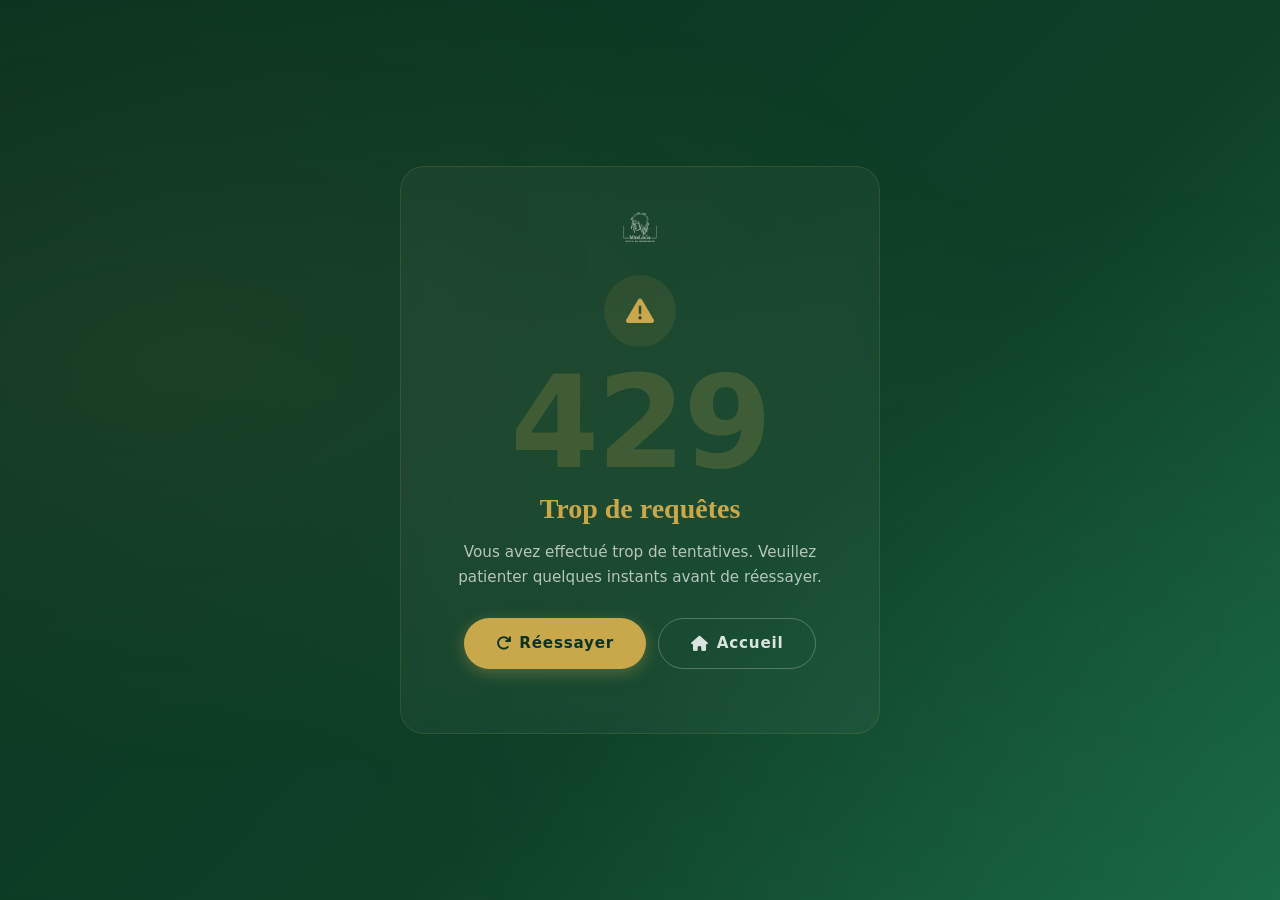
<file: 429.html>
<!DOCTYPE html>
<html lang="fr">

<head>
  <meta charset="UTF-8">
  <meta name="viewport" content="width=device-width, initial-scale=1.0, viewport-fit=cover">
  <meta name="theme-color" content="#0C3320">
  <title>429 — Trop de requêtes | Miralocks</title>
  <meta name="robots" content="noindex">
  <link rel="icon" type="image/x-icon" href="assets/favicon.ico">
  <link rel="apple-touch-icon" href="assets/apple-touch-icon.png">
  <link rel="manifest" href="manifest.json">
  <link rel="stylesheet" href="https://cdnjs.cloudflare.com/ajax/libs/font-awesome/6.5.0/css/all.min.css"
    crossorigin="anonymous">
  <link rel="stylesheet" href="css/styles.css">
</head>

<body>
  <div class="error-page">
    <div class="error-inner">
      <div class="error-logo">
        <picture>
          <source srcset="assets/logo-transparent.webp" type="image/webp">
          <img src="assets/logo-transparent.png" alt="Miralocks" width="48" height="48">
        </picture>
      </div>
      <div class="error-icon-wrap"><i class="fas fa-exclamation-triangle"></i></div>
      <div class="error-code">429</div>
      <h1 class="error-title">Trop de requêtes</h1>
      <p class="error-desc">Vous avez effectué trop de tentatives. Veuillez patienter quelques instants avant de
        réessayer.</p>
      <div class="error-actions">
        <button onclick="window.location.reload()" class="btn btn-or"><i class="fas fa-redo"></i> Réessayer</button>
        <a href="index.html" class="btn btn-outline-light"><i class="fas fa-home"></i> Accueil</a>
      </div>
    </div>
  </div>
  <script src="js/register-sw.js" defer></script>
</body>

</html>
</file>
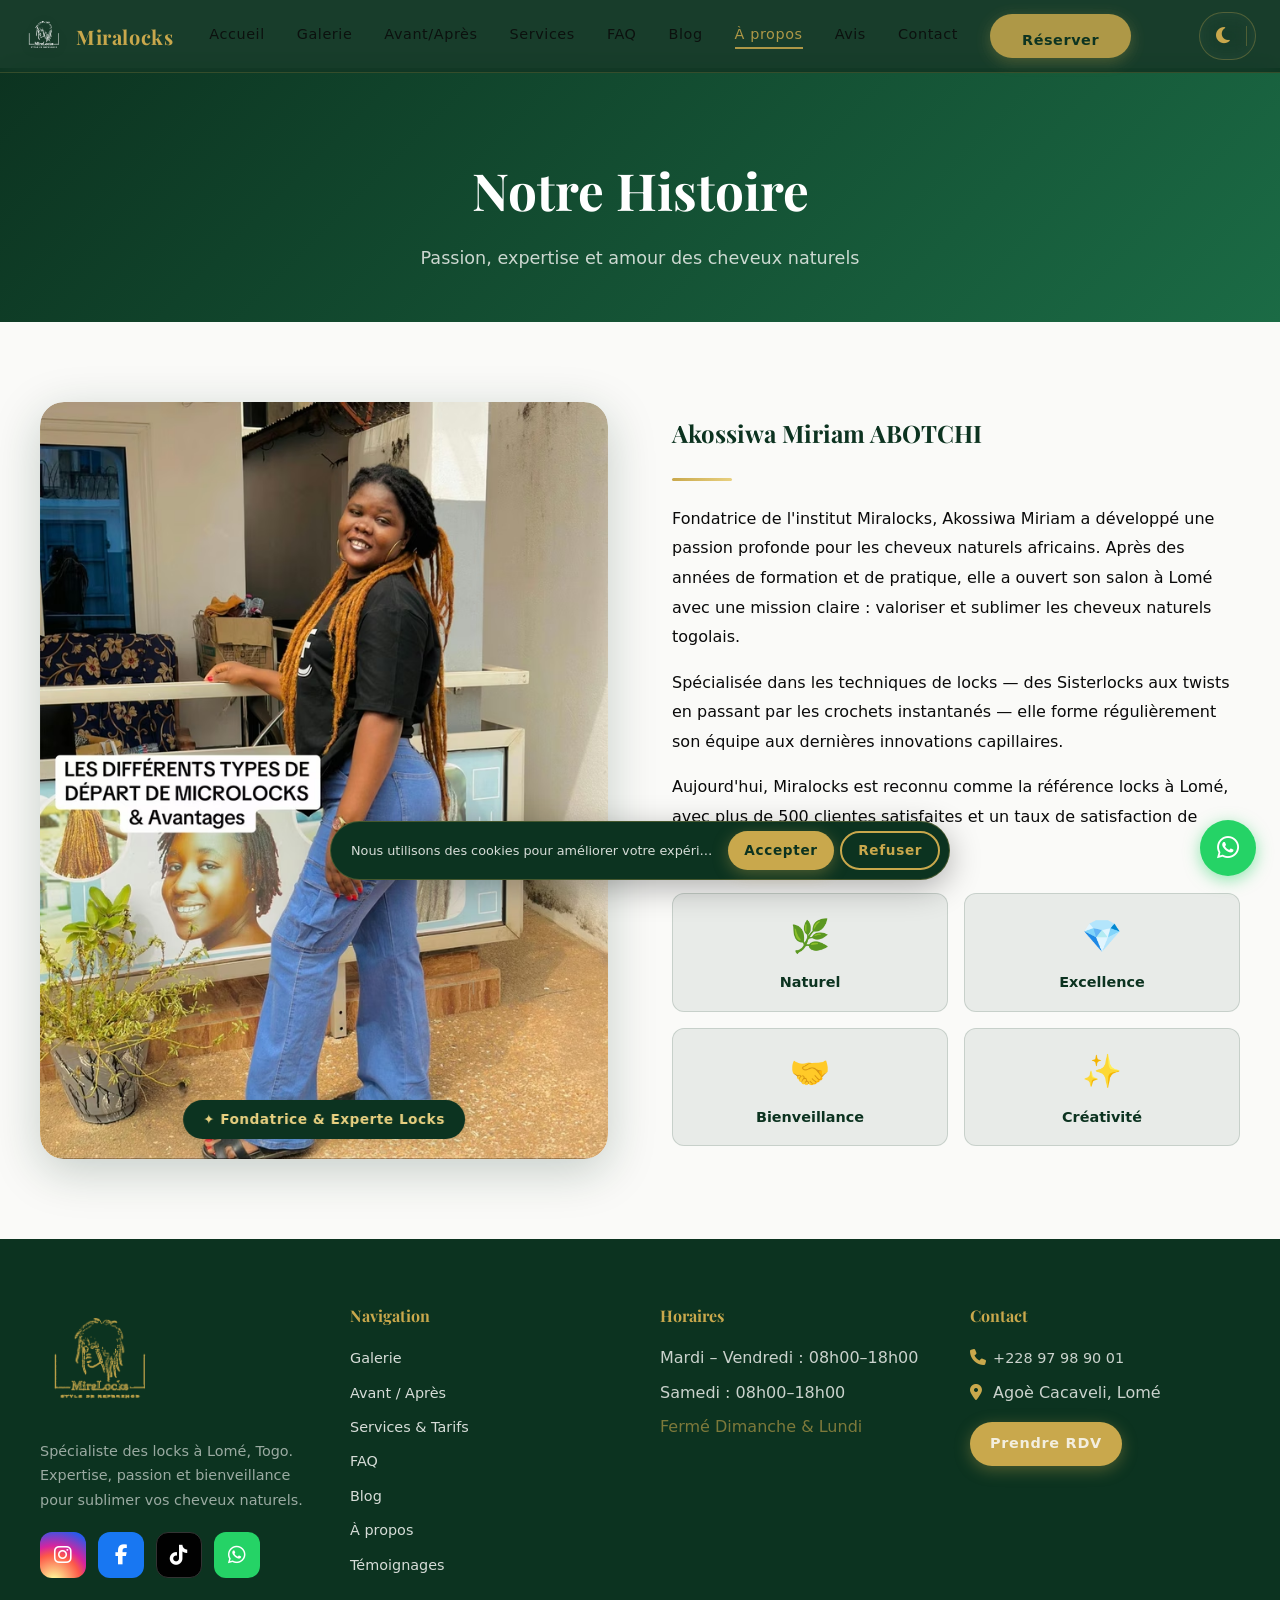
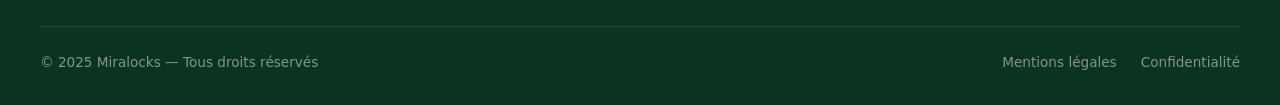
<file: about.html>
<!DOCTYPE html>
<html lang="fr">

<head>
    <meta charset="UTF-8">
    <meta name="viewport" content="width=device-width, initial-scale=1.0, viewport-fit=cover">
    <meta name="theme-color" content="#0C3320">
    <title>À propos | Miralocks Lomé</title>
    <meta name="description"
        content="Découvrez l'histoire et la mission de Miralocks fondé par Akossiwa Miriam ABOTCHI à Lomé, Togo.">
    <meta name="robots" content="index, follow">
    <meta property="og:title" content="À propos | Miralocks Lomé">
    <meta property="og:description"
        content="Découvrez l'histoire et la mission de Miralocks fondé par Akossiwa Miriam ABOTCHI à Lomé, Togo.">
    <meta property="og:type" content="website">
    <meta property="og:locale" content="fr_TG">
    <meta name="geo.region" content="TG">
    <meta name="geo.placename" content="Lomé, Togo">
    <link rel="canonical" href="https://miralocks.com/about.html">
    <link rel="preconnect" href="https://fonts.googleapis.com">
    <link rel="preconnect" href="https://fonts.gstatic.com" crossorigin>
    <link rel="preconnect" href="https://mspgaewvgbaotclnhjvw.supabase.co">
    <link rel="dns-prefetch" href="https://cdnjs.cloudflare.com">
    <link rel="stylesheet"
        href="https://fonts.googleapis.com/css2?family=Playfair+Display:wght@400;600;700;900&display=swap">
    <link rel="stylesheet" href="https://cdnjs.cloudflare.com/ajax/libs/font-awesome/6.5.0/css/all.min.css"
        crossorigin="anonymous">
    <link rel="stylesheet" href="css/styles.css">

    <link rel="icon" type="image/x-icon" href="assets/favicon.ico">
    <link rel="icon" type="image/png" sizes="32x32" href="assets/favicon-32.png">
    <link rel="icon" type="image/png" sizes="16x16" href="assets/favicon-16.png">
    <link rel="apple-touch-icon" href="assets/apple-touch-icon.png">
    <link rel="manifest" href="manifest.json">
    <script>
        // Critical: masquer FOUC
        document.documentElement.style.visibility = 'hidden';
        window.addEventListener('DOMContentLoaded', () => document.documentElement.style.visibility = '');
    </script>
    <!-- Open Graph / WhatsApp preview -->
    <meta property="og:type" content="website">
    <meta property="og:site_name" content="Miralocks">
    <meta property="og:image" content="https://miralocks.com/assets/og-image.jpg">
    <meta property="og:image:width" content="1200">
    <meta property="og:image:height" content="630">
    <meta property="og:image:type" content="image/jpeg">
    <meta name="twitter:card" content="summary_large_image">
    <meta name="twitter:image" content="https://miralocks.com/assets/og-image.jpg">
    <script src="js/seo-meta.js"></script>
</head>

<body>
    <a href="#main" class="skip-link">Aller au contenu</a>
    <div id="page-loader" role="status" aria-label="Chargement">
        <div class="loader-logo"></div>
    </div>
    <nav class="nav" role="navigation" aria-label="Navigation principale">
        <a href="index.html" class="nav-logo" aria-label="Miralocks — Accueil">
            <picture>
                <source srcset="assets/logo-transparent.webp" type="image/webp">
                <img src="assets/logo-transparent.png" alt="Logo Miralocks" width="40" height="40" loading="eager"
                    fetchpriority="high">
            </picture>
            <span>Miralocks</span>
        </a>
        <div class="nav-links" id="nav-links" role="menu">
            <a href="index.html" class="">Accueil</a>
            <a href="gallery.html" class="">Galerie</a>
            <a href="avant-apres.html" class="">Avant/Après</a>
            <a href="services.html" class="">Services</a>
            <a href="faq.html" class="">FAQ</a>
            <a href="blog.html" class="">Blog</a>
            <a href="about.html" class="active">À propos</a>
            <a href="avis.html" class="">Avis</a>
            <a href="contact.html" class="">Contact</a>
            <a href="rendezvous.html" class="btn btn-or nav-cta">Réserver</a>
        </div>
        <div class="nav-actions">
            <button id="theme-toggle" class="theme-toggle" aria-label="Changer le thème">
                <i class="fas fa-moon"></i>
            </button>
            <span class="nav-divider"></span>
            <button class="hamburger" aria-label="Menu" aria-expanded="false" aria-controls="nav-links">
                <span></span><span></span><span></span>
            </button>
        </div>
    </nav>
    <div class="page-pad"></div>


    <div class="page-hero" id="main">
        <h1 class="fade-in">Notre Histoire</h1>
        <p class="fade-in">Passion, expertise et amour des cheveux naturels</p>
    </div>

    <section class="section" aria-label="Histoire de l'institut">
        <div class="container about-grid">
            <div class="fade-in">
                <div class="about-img-wrap" style="position:relative">
                    <picture>
                        <source srcset="images/equipe.avif" type="image/avif">
                        <source srcset="images/equipe.webp" type="image/webp">
                        <img src="images/equipe.jpg" alt="Akossiwa Miriam ABOTCHI — Fondatrice Miralocks" loading="lazy"
                            decoding="async" width="675" height="900" class="about-img"
                            style="width:100%;height:auto;border-radius:var(--rayon-lg);object-fit:cover;box-shadow:var(--ombre-lg)">
                    </picture>
                    <!-- Badge fondatrice -->
                    <div
                        style="position:absolute;bottom:1.25rem;left:50%;transform:translateX(-50%);white-space:nowrap;background:var(--vert);color:var(--or-clair);padding:.5rem 1.25rem;border-radius:999px;font-size:.85rem;font-weight:700;letter-spacing:.04em;backdrop-filter:blur(6px);box-shadow:var(--ombre)">
                        ✦ Fondatrice &amp; Experte Locks
                    </div>
                </div>
            </div>
            <div class="fade-in">
                <h2 style="color:var(--texte-titre);margin-bottom:1.5rem">Akossiwa Miriam ABOTCHI</h2>
                <div class="divider" style="margin-left:0"></div>
                <p style="margin-top:1.45rem;line-height:1.85">
                    Fondatrice de l'institut Miralocks, Akossiwa Miriam a développé une passion profonde pour les
                    cheveux naturels africains. Après des années de formation et de pratique, elle a ouvert son salon à
                    Lomé avec une mission claire : valoriser et sublimer les cheveux naturels togolais.
                </p>
                <p style="margin-top:1rem;line-height:1.85">
                    Spécialisée dans les techniques de locks — des Sisterlocks aux twists en passant par les crochets
                    instantanés — elle forme régulièrement son équipe aux dernières innovations capillaires.
                </p>
                <p style="margin-top:1rem;line-height:1.85">
                    Aujourd'hui, Miralocks est reconnu comme la référence locks à Lomé, avec plus de 500
                    clientes satisfaites et un taux de satisfaction de 98%.
                </p>

                <div class="valeurs-grid">
                    <div class="valeur-item">
                        <div class="valeur-icon">🌿</div>
                        <div class="valeur-titre">Naturel</div>
                    </div>
                    <div class="valeur-item">
                        <div class="valeur-icon">💎</div>
                        <div class="valeur-titre">Excellence</div>
                    </div>
                    <div class="valeur-item">
                        <div class="valeur-icon">🤝</div>
                        <div class="valeur-titre">Bienveillance</div>
                    </div>
                    <div class="valeur-item">
                        <div class="valeur-icon">✨</div>
                        <div class="valeur-titre">Créativité</div>
                    </div>
                </div>
            </div>
        </div>
    </section>

    <a href="https://wa.me/22897989001" class="whatsapp-float" aria-label="Contacter sur WhatsApp" target="_blank"
        rel="noopener"><i class="fab fa-whatsapp"></i></a>
    <div class="cookie-banner" role="dialog" aria-label="Cookies">
        <p class="cookie-text">Nous utilisons des cookies pour améliorer votre expérience. <a
                href="confidentialite.html">En savoir plus</a></p>
        <div class="cookie-btns">
            <button class="btn btn-or cookie-accept" style="padding:.4rem 1rem;font-size:.85rem">Accepter</button>
            <button class="btn btn-vert cookie-refuse" style="padding:.4rem 1rem;font-size:.85rem">Refuser</button>
        </div>
    </div>
    <footer class="footer">
        <div class="footer-grid">
            <div>
                <div class="footer-logo">
                    <picture>
                        <source srcset="assets/logo-or.avif" type="image/avif">
                        <source srcset="assets/logo-or.webp" type="image/webp"><img src="assets/logo-or.png"
                            alt="Logo Miralocks" width="120" height="120" loading="lazy"
                            style="filter:none;width:120px;height:auto">
                    </picture>
                </div>
                <p class="footer-desc">Spécialiste des locks à Lomé, Togo. Expertise, passion et bienveillance pour
                    sublimer vos cheveux naturels.</p>
                <div class="footer-socials" style="margin-top:1.25rem">
                    <a href="https://www.instagram.com/institut_Miralocks" target="_blank" rel="noopener"
                        class="social-btn instagram" aria-label="Instagram"><i class="fab fa-instagram"></i></a>
                    <a href="https://www.facebook.com/mira.lachocote" target="_blank" rel="noopener"
                        class="social-btn facebook" aria-label="Facebook"><i class="fab fa-facebook-f"></i></a>
                    <a href="https://www.tiktok.com/@institut_mira_locks228" target="_blank" rel="noopener"
                        class="social-btn tiktok" aria-label="TikTok"><i class="fab fa-tiktok"></i></a>
                    <a href="https://wa.me/22897989001" target="_blank" rel="noopener" class="social-btn whatsapp"
                        aria-label="WhatsApp"><i class="fab fa-whatsapp"></i></a>
                </div>
            </div>
            <div>
                <h3 class="footer-heading">Navigation</h3>
                <ul class="footer-links">
                    <li><a href="gallery.html">Galerie</a></li>
                    <li><a href="avant-apres.html">Avant / Après</a></li>
                    <li><a href="services.html">Services & Tarifs</a></li>
                    <li><a href="faq.html">FAQ</a></li>
                    <li><a href="blog.html">Blog</a></li>
                    <li><a href="about.html">À propos</a></li>
                    <li><a href="avis.html">Témoignages</a></li>
                </ul>
            </div>
            <div>
                <h3 class="footer-heading">Horaires</h3>
                <ul class="footer-links">
                    <li>Mardi – Vendredi : 08h00–18h00</li>
                    <li>Samedi : 08h00–18h00</li>
                    <li style="color:rgba(201,168,76,.6);margin-top:.5rem">Fermé Dimanche & Lundi</li>
                </ul>
            </div>
            <div>
                <h3 class="footer-heading">Contact</h3>
                <ul class="footer-links">
                    <li><i class="fas fa-phone" style="color:var(--or);width:18px"></i> <a href="tel:+22897989001" style="color:inherit;text-decoration:none;">+228 97 98 90 01</a></li>
                    <li><i class="fas fa-map-marker-alt" style="color:var(--or);width:18px"></i> Agoè Cacaveli, Lomé
                    </li>
                    <li style="margin-top:1rem"><a href="rendezvous.html" class="btn btn-or"
                            style="padding:.5rem 1.25rem;font-size:.9rem">Prendre RDV</a></li>
                </ul>
            </div>
        </div>
        <div class="footer-bottom">
            <span>© 2025 Miralocks — Tous droits réservés</span>
            <div style="display:flex;gap:1.5rem;flex-wrap:wrap">
                <a href="mentions-legales.html">Mentions légales</a>
                <a href="confidentialite.html">Confidentialité</a>
            </div>
        </div>
    </footer>
    <script src="js/main.js" defer></script>
    <script src="js/register-sw.js" defer></script>
</body>

</html>
</file>
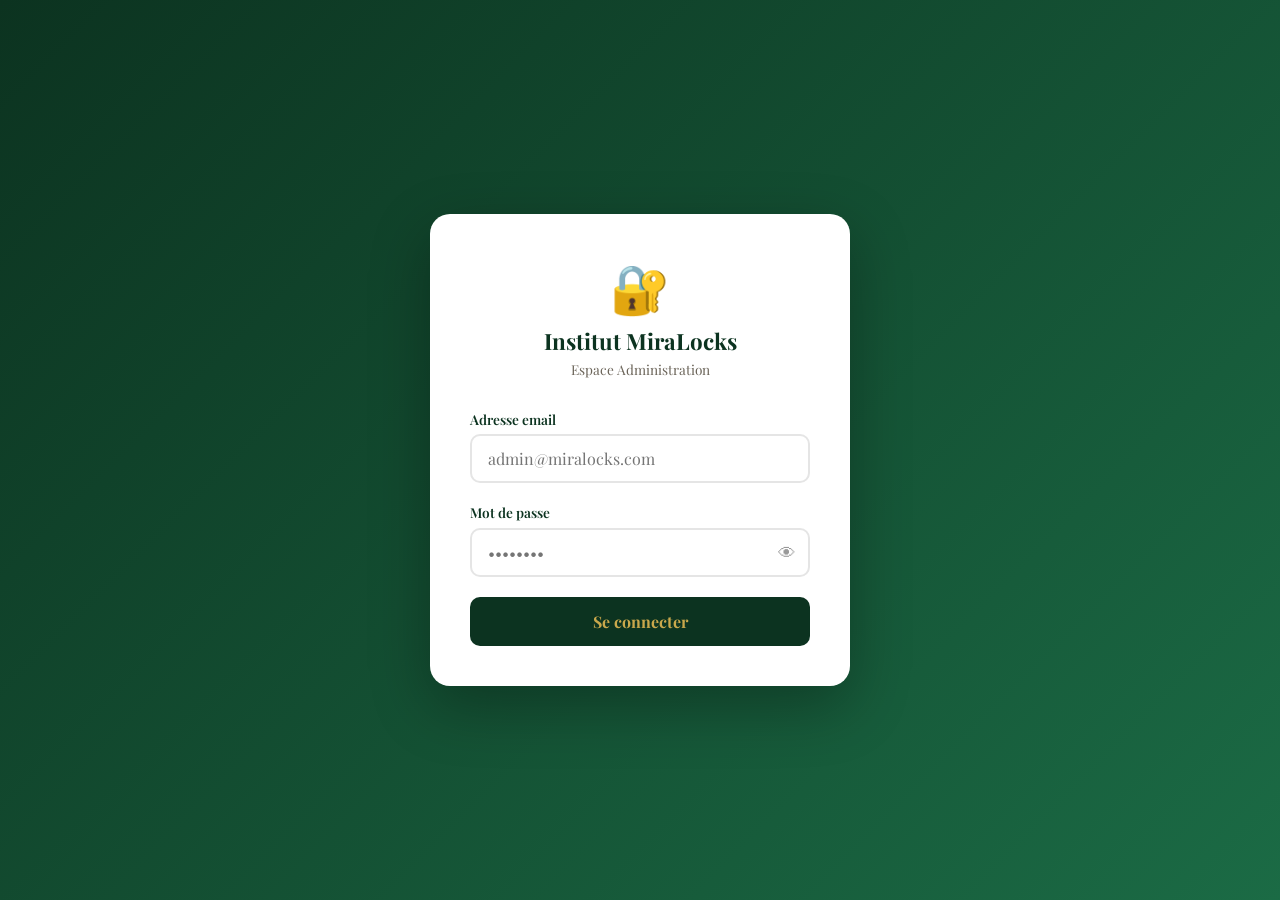
<file: admin.html>
<!DOCTYPE html>
<html lang="fr">
<head>
  <meta charset="UTF-8">
  <meta name="viewport" content="width=device-width, initial-scale=1.0, viewport-fit=cover, maximum-scale=1.0">
  <title>Admin — Institut MiraLocks</title>
  <meta name="robots" content="noindex, nofollow">
  <link rel="preconnect" href="https://fonts.googleapis.com">
  <link rel="stylesheet" href="https://fonts.googleapis.com/css2?family=Playfair+Display:wght@400;600;700&display=swap">
  <link rel="stylesheet" href="https://cdnjs.cloudflare.com/ajax/libs/font-awesome/6.5.0/css/all.min.css" crossorigin="anonymous">
  <style>
    :root {
      --vert:      #0C3320;
      --vert-c:    #1B6B45;
      --or:        #C9A84C;
      --or-c:      #E8D080;
      --blanc:     #FAFAF8;
      --gris:      #F5F3EF;
      --gris-d:    #6B6459;
      --danger:    #DC2626;
      --success:   #16A34A;
      --warning:   #D97706;
      --r:         10px;
      --shadow:    0 4px 20px rgba(0,0,0,.1);
    }
    *,*::before,*::after { box-sizing:border-box; margin:0; padding:0; }
    html {
      overflow-x: hidden;
      -webkit-text-size-adjust: 100%;
      height: 100%;
    }
    body {
      font-family:'Playfair Display',Georgia,serif;
      background:var(--gris);
      color:#1a1a1a;
      min-height: 100%;
      min-height: 100dvh;
      overflow-x: hidden;
    }
    button,input,select,textarea { font:inherit; border:none; outline:none; }

    /* ── TRANSITION LOGIN → ADMIN ───────────────────────── */
    #login-page, #admin-page {
      transition: opacity .25s ease;
    }
    #login-page.hiding {
      opacity: 0;
      pointer-events: none;
    }
    #admin-page.showing {
      animation: fadeInUp .3s ease forwards;
    }
    @keyframes fadeInUp {
      from { opacity: 0; transform: translateY(12px); }
      to   { opacity: 1; transform: translateY(0); }
    }

    /* ── LOGIN PAGE ─────────────────────────────────────── */
    #login-page {
      min-height: 100vh;
      min-height: 100dvh;
      display: flex;
      align-items: center;
      justify-content: center;
      background: linear-gradient(135deg, var(--vert) 0%, var(--vert-c) 100%);
      padding: env(safe-area-inset-top, 1.5rem) 1.5rem
               env(safe-area-inset-bottom, 1.5rem) 1.5rem;
    }
    .login-box {
      background:#fff; border-radius:20px; padding:2.5rem; width:100%; max-width:420px;
      box-shadow:0 20px 60px rgba(0,0,0,.3);
    }
    @media (max-width: 480px) {
      .login-box { padding: 2rem 1.5rem; border-radius: 16px; }
    }
    @media (max-width: 360px) {
      .login-box { padding: 1.6rem 1.1rem; border-radius: 14px; }
      .login-logo .icon { font-size: 2.5rem; }
      .login-logo h1 { font-size: 1.2rem; }
    }
    .login-logo { text-align:center; margin-bottom:2rem; }
    .login-logo .icon { font-size:3rem; }
    .login-logo h1 { font-size:1.4rem; color:var(--vert); margin-top:.5rem; }
    .login-logo p { font-size:.85rem; color:var(--gris-d); margin-top:.25rem; }
    .login-field { margin-bottom:1.25rem; }
    .login-field label { display:block; font-size:.85rem; font-weight:600; color:var(--vert); margin-bottom:.4rem; }
    .login-field input {
      width:100%; padding:.75rem 1rem;
      border:2px solid #e5e5e5; border-radius:var(--r);
      font-size:1rem; transition:border-color .2s;
    }
    .login-field input:focus { border-color:var(--or); }
    .pass-wrapper { position:relative; }
    .pass-wrapper input { padding-right:3rem; }
    .toggle-pass {
      position:absolute; right:.85rem; top:50%; transform:translateY(-50%);
      background:none; border:none; cursor:pointer; padding:0;
      color:#999; font-size:1.1rem; line-height:1;
      transition:color .2s;
    }
    .toggle-pass:hover { color:var(--vert); }
    .btn-login {
      width:100%; padding:.9rem; background:var(--vert); color:var(--or);
      border-radius:var(--r); font-size:1rem; font-weight:700; cursor:pointer;
      transition:background .2s, transform .15s;
    }
    .btn-login:hover { background:var(--vert-c); transform:translateY(-1px); }
    .login-error {
      background:#FEF2F2; border:1px solid #FCA5A5; color:#DC2626;
      border-radius:var(--r); padding:.75rem 1rem; margin-top:1rem;
      font-size:.9rem; display:none;
    }
    .login-error.show { display:block; }

    /* ── ADMIN LAYOUT ───────────────────────────────────── */
    #admin-page {
      display: none;
      min-height: 100vh;
      min-height: 100dvh;
      overflow-x: hidden;
    }
    .admin-header {
      background: var(--vert);
      color: #fff;
      padding: 0 1.5rem;
      padding-left: max(1.5rem, env(safe-area-inset-left));
      padding-right: max(1.5rem, env(safe-area-inset-right));
      display: flex;
      align-items: center;
      justify-content: space-between;
      height: 60px;
      position: sticky;
      top: 0;
      z-index: 100;
      box-shadow: 0 2px 12px rgba(0,0,0,.2);
    }
    .admin-header-left { display:flex; align-items:center; gap:1rem; }
    .admin-title { font-size:1.1rem; font-weight:700; color:var(--or); }
    .admin-subtitle { font-size:.8rem; color:rgba(255,255,255,.6); }
    .btn-logout {
      background:rgba(255,255,255,.1); color:rgba(255,255,255,.8);
      border:1px solid rgba(255,255,255,.2); border-radius:8px;
      padding:.4rem .9rem; font-size:.85rem; cursor:pointer;
      transition:background .2s;
    }
    .btn-logout:hover { background:rgba(255,255,255,.2); }

    .admin-body { display:flex; min-height:calc(100vh - 60px); }

    /* ── SIDEBAR ────────────────────────────────────────── */
    .sidebar {
      width:220px; background:#fff; border-right:1px solid #e8e8e8;
      padding:1.25rem 0; flex-shrink:0;
      position:sticky; top:60px; height:calc(100vh - 60px); overflow-y:auto;
    }
    .sidebar-section { padding:.5rem 1rem .25rem; font-size:.7rem; font-weight:700;
      color:var(--gris-d); letter-spacing:.1em; text-transform:uppercase; }
    .nav-item {
      display:flex; align-items:center; gap:.75rem;
      padding:.65rem 1.25rem; cursor:pointer;
      color:#444; font-size:.9rem;
      transition:background .15s, color .15s;
      border-left:3px solid transparent;
    }
    .nav-item:hover { background:var(--gris); color:var(--vert); }
    .nav-item.active { background:rgba(12,51,32,.07); color:var(--vert);
      border-left-color:var(--or); font-weight:700; }
    .nav-item i { width:18px; text-align:center; }
    .nav-badge {
      margin-left:auto; background:var(--danger); color:#fff;
      border-radius:999px; padding:.1rem .45rem; font-size:.7rem; font-weight:700;
    }

    /* ── MAIN CONTENT ───────────────────────────────────── */
    .admin-main { flex:1; padding:1.75rem; overflow-y:auto; }
    .panel { display:none; }
    .panel.active { display:block; }

    .panel-header {
      display:flex; align-items:center; justify-content:space-between;
      margin-bottom:1.75rem; flex-wrap:wrap; gap:1rem;
    }
    .panel-title { font-size:1.4rem; color:var(--vert); }
    .panel-title span { font-size:.9rem; color:var(--gris-d); font-weight:400; margin-left:.5rem; }

    /* ── BOUTONS ────────────────────────────────────────── */
    .btn {
      display:inline-flex; align-items:center; gap:.4rem;
      padding:.55rem 1.1rem; border-radius:8px; font-size:.88rem;
      font-weight:700; cursor:pointer; transition:all .15s;
    }
    .btn-primary { background:var(--vert); color:var(--or); }
    .btn-primary:hover { background:var(--vert-c); }
    .btn-success { background:var(--success); color:#fff; }
    .btn-success:hover { filter:brightness(1.1); }
    .btn-danger  { background:var(--danger);  color:#fff; }
    .btn-danger:hover  { filter:brightness(1.1); }
    .btn-warning { background:var(--warning); color:#fff; }
    .btn-warning:hover { filter:brightness(1.1); }
    .btn-outline { background:transparent; border:1.5px solid var(--vert); color:var(--vert); }
    .btn-outline:hover { background:var(--vert); color:var(--or); }
    .btn-sm { padding:.35rem .7rem; font-size:.8rem; }
    .btn-icon { padding:.4rem .5rem; }

    /* ── TOAST ──────────────────────────────────────────── */
    #toast {
      position:fixed; bottom:1.5rem; right:1.5rem; z-index:9999;
      background:#1a1a1a; color:#fff; padding:.75rem 1.25rem;
      border-radius:10px; font-size:.9rem;
      transform:translateY(100px); opacity:0;
      transition:all .3s cubic-bezier(.4,0,.2,1);
      max-width:320px; box-shadow:0 8px 24px rgba(0,0,0,.3);
      display:flex; align-items:center; gap:.6rem;
    }
    #toast.show { transform:translateY(0); opacity:1; }
    #toast.success { background:var(--success); }
    #toast.error   { background:var(--danger); }
    #toast.warning { background:var(--warning); }

    /* ── TABLE ──────────────────────────────────────────── */
    .data-table { width:100%; border-collapse:collapse; background:#fff;
      border-radius:var(--r); overflow:hidden; box-shadow:var(--shadow); }
    .data-table th {
      background:var(--vert); color:var(--or);
      padding:.75rem 1rem; font-size:.82rem; font-weight:700;
      text-align:left; letter-spacing:.04em;
    }
    .data-table td { padding:.75rem 1rem; border-bottom:1px solid #f0f0f0; font-size:.88rem; }
    .data-table tr:last-child td { border-bottom:none; }
    .data-table tr:hover td { background:rgba(12,51,32,.03); }
    .table-thumb {
      width:56px; height:56px; object-fit:cover;
      border-radius:8px; display:block;
    }
    .table-actions { display:flex; gap:.4rem; flex-wrap:wrap; }

    /* ── BADGES ─────────────────────────────────────────── */
    .badge {
      display:inline-block; padding:.2rem .6rem; border-radius:999px;
      font-size:.75rem; font-weight:700;
    }
    .badge-success { background:#D1FAE5; color:#065F46; }
    .badge-danger  { background:#FEE2E2; color:#991B1B; }
    .badge-warning { background:#FEF3C7; color:#92400E; }

    /* ── STARS ──────────────────────────────────────────── */
    .stars { color:var(--or); }
    .star-input { display:flex; gap:.25rem; font-size:1.5rem; cursor:pointer; }
    .star-input span { color:#ddd; transition:color .15s; }
    .star-input span.on { color:var(--or); }

    /* ── MODAL ──────────────────────────────────────────── */
    .modal-overlay {
      position:fixed; inset:0; background:rgba(0,0,0,.5);
      z-index:1000; display:flex; align-items:center; justify-content:center;
      padding:1.5rem; opacity:0; visibility:hidden;
      transition:all .25s;
    }
    .modal-overlay.open { opacity:1; visibility:visible; }
    .modal {
      background:#fff; border-radius:16px;
      width:100%; max-width:640px; max-height:90vh; overflow-y:auto;
      box-shadow:0 20px 60px rgba(0,0,0,.3);
      transform:scale(.95); transition:transform .25s;
    }
    .modal-overlay.open .modal { transform:scale(1); }
    .modal-header {
      padding:1.25rem 1.5rem; border-bottom:1px solid #eee;
      display:flex; align-items:center; justify-content:space-between;
      position:sticky; top:0; background:#fff; z-index:1;
    }
    .modal-title { font-size:1.1rem; color:var(--vert); font-weight:700; }
    .modal-close {
      width:32px; height:32px; background:#f5f5f5; border-radius:50%;
      display:flex; align-items:center; justify-content:center;
      cursor:pointer; font-size:1rem; color:#666;
      transition:background .15s;
    }
    .modal-close:hover { background:#e5e5e5; }
    .modal-body { padding:1.5rem; }
    .modal-footer {
      padding:1rem 1.5rem; border-top:1px solid #eee;
      display:flex; gap:.75rem; justify-content:flex-end;
    }

    /* ── FORM ───────────────────────────────────────────── */
    .form-group { margin-bottom:1.1rem; }
    .form-label { display:block; font-size:.85rem; font-weight:700; color:var(--vert); margin-bottom:.35rem; }
    .form-control {
      width:100%; padding:.65rem .9rem;
      border:1.5px solid #e0e0e0; border-radius:8px;
      font-size:.92rem; transition:border-color .2s;
      background:#fff; color:#1a1a1a;
    }
    .form-control:focus { border-color:var(--or); outline:none; }
    textarea.form-control { min-height:110px; resize:vertical; }
    select.form-control { cursor:pointer; }
    .form-row { display:grid; grid-template-columns:1fr 1fr; gap:1rem; }
    @media(max-width:500px){ .form-row{grid-template-columns:1fr;} }

    /* ── UPLOAD ZONE ────────────────────────────────────── */
    .upload-zone {
      border:2px dashed #ccc; border-radius:10px; padding:2rem;
      text-align:center; cursor:pointer; transition:all .2s;
      background:#fafafa; position:relative;
    }
    .upload-zone:hover, .upload-zone.drag { border-color:var(--or); background:rgba(201,168,76,.06); }
    .upload-zone input { position:absolute; inset:0; opacity:0; cursor:pointer; width:100%; }
    .upload-zone i { font-size:2rem; color:var(--gris-d); margin-bottom:.5rem; }
    .upload-zone p { font-size:.88rem; color:var(--gris-d); }
    .upload-preview {
      display:flex; flex-wrap:wrap; gap:.75rem; margin-top:1rem;
    }
    .upload-preview-item {
      position:relative; width:80px; height:80px;
    }
    .upload-preview-item img,
    .upload-preview-item video {
      width:100%; height:100%; object-fit:cover;
      border-radius:8px; border:2px solid #eee;
    }
    .upload-preview-item .remove-file {
      position:absolute; top:-6px; right:-6px;
      width:20px; height:20px; background:var(--danger); color:#fff;
      border-radius:50%; display:flex; align-items:center; justify-content:center;
      font-size:.7rem; cursor:pointer;
    }
    .upload-progress {
      background:#e5e5e5; border-radius:999px; height:6px; margin-top:.75rem; overflow:hidden;
    }
    .upload-progress-bar {
      height:100%; background:var(--success); border-radius:999px;
      width:0%; transition:width .3s;
    }

    /* ── DASHBOARD CARDS ────────────────────────────────── */
    .dash-grid { display:grid; grid-template-columns:repeat(auto-fill,minmax(180px,1fr)); gap:1.25rem; margin-bottom:2rem; }
    .dash-card {
      background:#fff; border-radius:var(--r); padding:1.25rem;
      box-shadow:var(--shadow); border-left:4px solid var(--or);
      cursor:pointer; transition:transform .15s, box-shadow .15s;
    }
    .dash-card:hover { transform:translateY(-2px); box-shadow:0 8px 24px rgba(0,0,0,.12); }
    .dash-card-icon { font-size:1.75rem; margin-bottom:.6rem; }
    .dash-card-num  { font-size:2rem; font-weight:700; color:var(--vert); line-height:1; }
    .dash-card-label{ font-size:.82rem; color:var(--gris-d); margin-top:.25rem; }

    /* ── LOADING ────────────────────────────────────────── */
    .loading {
      display:flex; align-items:center; justify-content:center;
      padding:3rem; color:var(--gris-d); gap:.75rem; font-size:.95rem;
    }
    .spinner {
      width:20px; height:20px; border:2px solid #e5e5e5;
      border-top-color:var(--vert); border-radius:50%;
      animation:spin .7s linear infinite;
    }
    @keyframes spin { to{transform:rotate(360deg);} }

    .empty-state { text-align:center; padding:3rem; color:var(--gris-d); }
    .empty-state i { font-size:3rem; opacity:.3; margin-bottom:1rem; }

    /* ══════════════════════════════════════════════════════
       RESPONSIVE — MOBILE FIRST
       Breakpoints : 768px (tablette/phablet), 480px (mobile standard), 360px (petit mobile)
    ══════════════════════════════════════════════════════ */

    /* Base anti-débordement */
    html, body {
      overflow-x: hidden;
      -webkit-text-size-adjust: 100%;
    }

    /* ── 768px : masquer sidebar, activer nav bas ──────── */
    @media (max-width: 768px) {
      html, body { overflow-x: hidden; max-width: 100vw; }
      #admin-page { overflow-x: hidden; }

      /* ─ Header ─ */
      .admin-header {
        padding: 0 .75rem;
        height: 54px;
        gap: .5rem;
      }
      .admin-title {
        font-size: .95rem;
        white-space: nowrap;
        overflow: hidden;
        text-overflow: ellipsis;
        max-width: 150px;
      }
      .admin-subtitle { display: none; }
      .btn-logout {
        padding: .38rem .6rem;
        font-size: .78rem;
        white-space: nowrap;
      }
      .admin-header > div:last-child { gap: .4rem; flex-shrink: 0; }

      /* ─ Sidebar cachée ─ */
      .sidebar { display: none; }

      /* ─ Layout ─ */
      .admin-body {
        flex-direction: column;
        width: 100%;
        overflow-x: hidden;
      }
      .admin-main {
        padding: .85rem .75rem;
        padding-bottom: 90px; /* espace pour mobile-nav */
        width: 100%;
        overflow-x: hidden;
        box-sizing: border-box;
      }

      /* ─ Panel header ─ */
      .panel-header {
        flex-direction: column;
        align-items: stretch;
        gap: .6rem;
        margin-bottom: 1.1rem;
      }
      .panel-header > div {
        display: flex;
        flex-wrap: wrap;
        gap: .4rem;
        width: 100%;
      }
      .panel-header > .btn {
        width: 100%;
        justify-content: center;
      }
      .panel-title { font-size: 1.15rem; }
      .panel-title span {
        display: block;
        margin-left: 0;
        margin-top: .15rem;
        font-size: .82rem;
      }

      /* ─ Dashboard cards ─ */
      .dash-grid {
        grid-template-columns: 1fr 1fr;
        gap: .65rem;
        margin-bottom: 1.25rem;
      }
      .dash-card { padding: .9rem .75rem; }
      .dash-card-icon { font-size: 1.4rem; margin-bottom: .35rem; }
      .dash-card-num  { font-size: 1.6rem; }
      .dash-card-label{ font-size: .76rem; }

      /* ─ Tables scrollables ─ */
      .table-wrap {
        overflow-x: auto;
        -webkit-overflow-scrolling: touch;
        border-radius: var(--r);
        box-shadow: var(--shadow);
        width: 100%;
      }
      .table-wrap .data-table { box-shadow: none; border-radius: 0; }
      .data-table { font-size: .8rem; min-width: 460px; }
      .data-table th,
      .data-table td { padding: .55rem .65rem; }
      .table-thumb { width: 44px; height: 44px; }
      .table-actions { gap: .25rem; flex-wrap: wrap; }

      /* ─ Boutons ─ */
      .btn { font-size: .84rem; padding: .52rem .9rem; }
      .btn-sm { padding: .32rem .55rem; font-size: .76rem; }
      .btn-icon { padding: .42rem .5rem; }

      /* ─ Modals — bottom sheet ─ */
      .modal-overlay {
        padding: 0;
        align-items: flex-end;
      }
      .modal {
        max-width: 100%;
        width: 100%;
        max-height: 92vh;
        border-radius: 22px 22px 0 0;
      }
      .modal-header { padding: 1rem 1.1rem; }
      .modal-body   { padding: 1rem 1.1rem; }
      .modal-footer {
        padding: .85rem 1.1rem;
        flex-wrap: wrap;
        gap: .5rem;
      }
      .modal-footer .btn {
        flex: 1;
        justify-content: center;
        min-width: 120px;
      }

      /* ─ Formulaires ─ */
      .form-row { grid-template-columns: 1fr; gap: 0; }
      .form-control { font-size: .9rem; padding: .6rem .85rem; }
      .form-group   { margin-bottom: .9rem; }
      textarea.form-control { min-height: 90px; }

      /* ─ Upload zone ─ */
      .upload-zone { padding: 1.1rem; }
      .upload-zone i { font-size: 1.6rem; }
      .upload-zone p { font-size: .82rem; }

      /* ─ Toast ─ */
      #toast {
        left: .75rem;
        right: .75rem;
        bottom: 5.5rem;
        max-width: 100%;
        font-size: .85rem;
        text-align: center;
        justify-content: center;
      }

      /* ─ Divers ─ */
      pre { overflow-x: auto; max-width: 100%; font-size: .72rem; }
      .maps-key-row { flex-wrap: wrap; gap: .6rem; }
      .maps-key-row > div { min-width: 0; flex: 1 1 100%; }
      .maps-key-btn { width: 100%; justify-content: center; }
      details summary { font-size: .84rem; }
    }

    /* ── 480px : mobile standard ───────────────────────── */
    @media (max-width: 480px) {
      .admin-header { padding: 0 .6rem; height: 50px; }
      .admin-title  { max-width: 125px; font-size: .9rem; }
      .admin-main   { padding: .65rem .55rem; padding-bottom: 88px; }

      .dash-grid    { grid-template-columns: 1fr 1fr; gap: .5rem; }
      .dash-card    { padding: .75rem .6rem; }
      .dash-card-icon { font-size: 1.25rem; }
      .dash-card-num  { font-size: 1.45rem; }
      .dash-card-label{ font-size: .72rem; }

      .panel-title  { font-size: 1.05rem; }
      .btn          { font-size: .8rem; padding: .48rem .8rem; }
      .btn-sm       { padding: .28rem .45rem; font-size: .72rem; }

      .data-table   { font-size: .76rem; min-width: 420px; }
      .data-table th,
      .data-table td { padding: .45rem .5rem; }
      .table-thumb  { width: 38px; height: 38px; }

      .modal { max-height: 94vh; }
      .modal-header { padding: .85rem 1rem; }
      .modal-body   { padding: .85rem 1rem; }
      .modal-footer { padding: .75rem 1rem; }

      .form-control { font-size: .88rem; padding: .55rem .75rem; }
      .upload-zone  { padding: .85rem; }
      .upload-zone p { font-size: .78rem; }

      #toast { font-size: .82rem; bottom: 5.2rem; }
    }

    /* ── 360px : très petit mobile (Galaxy A série, vieux iPhones) ─ */
    @media (max-width: 360px) {
      .admin-header { padding: 0 .45rem; height: 48px; }
      .admin-title  { max-width: 100px; font-size: .84rem; }
      .btn-logout   { padding: .3rem .4rem; font-size: .72rem; }

      .admin-main   { padding: .5rem .4rem; padding-bottom: 84px; }

      .dash-grid    { gap: .4rem; }
      .dash-card    { padding: .65rem .5rem; }
      .dash-card-num  { font-size: 1.3rem; }
      .dash-card-icon { font-size: 1.1rem; }
      .dash-card-label{ font-size: .68rem; }

      .panel-title  { font-size: 1rem; }
      .btn          { font-size: .76rem; padding: .44rem .65rem; }

      .data-table   { font-size: .72rem; }
      .table-thumb  { width: 32px; height: 32px; border-radius: 5px; }

      .modal-header { padding: .75rem .85rem; }
      .modal-body   { padding: .75rem .85rem; }
      .modal-footer { padding: .65rem .85rem; }
      .form-control { font-size: .84rem; padding: .5rem .65rem; }

      #toast { font-size: .78rem; left: .5rem; right: .5rem; }
    }

    /* ── Landscape mobile : hauteur réduite ─────────────── */
    @media (max-height: 500px) and (max-width: 900px) {
      .admin-header { height: 46px; }
      .admin-main   { padding-bottom: 72px; }
      .modal { max-height: 98vh; }
      .dash-grid { grid-template-columns: repeat(4, 1fr); gap: .5rem; }
    }

    /* ── BOTTOM NAV MOBILE ───────────────────────────────── */
    .mobile-nav {
      display: none !important;
    }
    @media (max-width: 768px) {
      .mobile-nav.is-logged-in {
        display: flex !important;
        position: fixed;
        bottom: 0; left: 0; right: 0;
        background: #fff;
        border-top: 1px solid #e8e8e8;
        z-index: 200;
        box-shadow: 0 -4px 20px rgba(0,0,0,.1);
        padding-bottom: max(env(safe-area-inset-bottom, 0px), 4px);
        padding-left: env(safe-area-inset-left, 0px);
        padding-right: env(safe-area-inset-right, 0px);
      }
      .mobile-nav-item {
        flex: 1;
        display: flex;
        flex-direction: column;
        align-items: center;
        padding: .6rem .2rem .5rem;
        cursor: pointer;
        color: #aaa;
        font-size: .64rem;
        font-weight: 600;
        letter-spacing: .01em;
        gap: .22rem;
        border: none;
        background: none;
        transition: color .15s, background .15s;
        position: relative;
        -webkit-tap-highlight-color: transparent;
        min-height: 58px;
        touch-action: manipulation;
      }
      .mobile-nav-item i { font-size: 1.2rem; }
      .mobile-nav-item.active { color: var(--vert); }
      .mobile-nav-item.active i { color: var(--or); }
      .mobile-nav-item:active { background: rgba(12,51,32,.06); }
      .mobile-nav-badge {
        position: absolute;
        top: .4rem;
        right: calc(50% - 16px);
        background: var(--danger);
        color: #fff;
        border-radius: 999px;
        padding: .05rem .32rem;
        font-size: .62rem;
        font-weight: 700;
        line-height: 1.4;
        min-width: 15px;
        text-align: center;
      }
    }
    @media (max-width: 360px) {
      .mobile-nav-item { font-size: .58rem; min-height: 54px; padding: .55rem .15rem .45rem; }
      .mobile-nav-item i { font-size: 1.1rem; }
    }
    /* ── PARAM CARDS ────────────────────────────────────── */
    .param-card {
      background: #fff;
      border-radius: var(--r);
      box-shadow: var(--shadow);
      overflow: hidden;
    }
    .param-card-header {
      padding: 1.1rem 1.5rem;
      display: flex;
      align-items: center;
      gap: 1rem;
    }
    .param-card-icon {
      width: 42px; height: 42px;
      background: rgba(201,168,76,.2);
      border-radius: 50%;
      display: flex; align-items: center; justify-content: center;
      font-size: 1.3rem;
      flex-shrink: 0;
    }
    @media (max-width: 480px) {
      .param-card-header { padding: .9rem 1rem; gap: .75rem; }
      .param-card-icon { width: 36px; height: 36px; font-size: 1.1rem; }
      .param-card > div:not(.param-card-header) { padding: 1rem !important; }
    }
  </style>
</head>
<body>

<!-- ═══════════════════════ LOGIN ═══════════════════════════ -->
<div id="login-page">
  <div class="login-box">
    <div class="login-logo">
      <div class="icon">🔐</div>
      <h1>Institut MiraLocks</h1>
      <p>Espace Administration</p>
    </div>
    <div class="login-field">
      <label for="login-email">Adresse email</label>
      <input type="email" id="login-email" placeholder="admin@miralocks.com" autocomplete="email">
    </div>
    <div class="login-field">
      <label for="login-pass">Mot de passe</label>
      <div class="pass-wrapper">
        <input type="password" id="login-pass" placeholder="••••••••" autocomplete="current-password">
        <button type="button" class="toggle-pass" id="toggle-pass" aria-label="Afficher/Masquer le mot de passe">&#128065;</button>
      </div>
    </div>
    <button class="btn-login" id="login-btn">
      <span id="login-btn-text">Se connecter</span>
    </button>
    <div class="login-error" id="login-error"></div>
  </div>
</div>

<!-- ═══════════════════════ ADMIN ════════════════════════════ -->
<div id="admin-page">

  <!-- Header -->
  <header class="admin-header">
    <div class="admin-header-left">
      <div>
        <div class="admin-title">✦ MiraLocks Admin</div>
        <div class="admin-subtitle" id="admin-email-display"></div>
      </div>
    </div>
    <div style="display:flex;gap:.75rem;align-items:center">
      <a href="index.html" target="_blank" class="btn-logout"><i class="fas fa-external-link-alt"></i> Voir le site</a>
      <button class="btn-logout" id="logout-btn"><i class="fas fa-sign-out-alt"></i> Déconnexion</button>
    </div>
  </header>

  <div class="admin-body">

    <!-- Sidebar -->
    <nav class="sidebar">
      <div class="sidebar-section">Tableau de bord</div>
      <div class="nav-item active" data-panel="dashboard"><i class="fas fa-chart-pie"></i> Vue d'ensemble</div>

      <div class="sidebar-section" style="margin-top:.75rem">Contenu</div>
      <div class="nav-item" data-panel="blog"><i class="fas fa-newspaper"></i> Articles Blog</div>
      <div class="nav-item" data-panel="galerie"><i class="fas fa-images"></i> Galerie Photos</div>
      <div class="nav-item" data-panel="videos"><i class="fas fa-video"></i> Vidéos</div>
      <div class="nav-item" data-panel="avis">
        <i class="fas fa-star"></i> Avis Clients
        <span class="nav-badge" id="avis-badge" style="display:none">0</span>
      </div>

      <div class="sidebar-section" style="margin-top:.75rem">Configuration</div>
      <div class="nav-item" data-panel="parametres"><i class="fas fa-cog"></i> Paramètres</div>
    </nav>

    <!-- Main -->
    <main class="admin-main">

      <!-- ── DASHBOARD ───────────────────────────────── -->
      <div class="panel active" id="panel-dashboard">
        <div class="panel-header">
          <h1 class="panel-title">Vue d'ensemble</h1>
          <button class="btn btn-outline" onclick="loadDashboard()"><i class="fas fa-sync"></i> Actualiser</button>
        </div>
        <div class="dash-grid" id="dash-grid">
          <div class="loading"><div class="spinner"></div> Chargement…</div>
        </div>
        <div id="dash-pending" style="margin-top:1.5rem"></div>
      </div>

      <!-- ── BLOG ───────────────────────────────────── -->
      <div class="panel" id="panel-blog">
        <div class="panel-header">
          <h1 class="panel-title">Articles Blog <span id="blog-count"></span></h1>
          <button class="btn btn-primary" onclick="openModal('blog')"><i class="fas fa-plus"></i> Nouvel article</button>
        </div>
        <div id="blog-list"><div class="loading"><div class="spinner"></div> Chargement…</div></div>
      </div>

      <!-- ── GALERIE ────────────────────────────────── -->
      <div class="panel" id="panel-galerie">
        <div class="panel-header">
          <h1 class="panel-title">Galerie Photos <span id="galerie-count"></span></h1>
          <button class="btn btn-primary" onclick="openModal('galerie')"><i class="fas fa-plus"></i> Ajouter photo</button>
        </div>
        <div id="galerie-list"><div class="loading"><div class="spinner"></div> Chargement…</div></div>
      </div>

      <!-- ── VIDÉOS ─────────────────────────────────── -->
      <div class="panel" id="panel-videos">
        <div class="panel-header">
          <h1 class="panel-title">Vidéos <span id="videos-count"></span></h1>
          <button class="btn btn-primary" onclick="openModal('videos')"><i class="fas fa-plus"></i> Ajouter vidéo</button>
        </div>
        <div id="videos-list"><div class="loading"><div class="spinner"></div> Chargement…</div></div>
      </div>

      <!-- ── AVIS ───────────────────────────────────── -->
      <div class="panel" id="panel-avis">
        <div class="panel-header">
          <h1 class="panel-title">Avis Clients <span id="avis-count"></span></h1>
          <div style="display:flex;gap:.5rem;flex-wrap:wrap">
            <button class="btn btn-outline btn-sm" onclick="loadAvis(false)"><i class="fas fa-clock"></i> En attente</button>
            <button class="btn btn-outline btn-sm" onclick="loadAvis(true)"><i class="fas fa-check"></i> Approuvés</button>
            <button class="btn btn-primary" onclick="openModal('avis')"><i class="fas fa-plus"></i> Ajouter un avis</button>
          </div>
        </div>
        <div id="avis-list"><div class="loading"><div class="spinner"></div> Chargement…</div></div>
      </div>

      <!-- ── PARAMÈTRES ─────────────────────────────── -->
      <div class="panel" id="panel-parametres">
        <div class="panel-header">
          <h1 class="panel-title">Paramètres <span>Configuration des cartes</span></h1>
        </div>

        <!-- ── CARTE PAR DÉFAUT ──────────────────────────────── -->
        <div class="param-card" style="margin-bottom:1.5rem">
          <div class="param-card-header" style="background:linear-gradient(135deg,var(--vert) 0%,var(--vert-c) 100%)">
            <div class="param-card-icon">🗺️</div>
            <div>
              <h3 style="color:var(--or);font-size:1rem;margin:0">Carte affichée par défaut</h3>
              <p style="color:rgba(255,255,255,.65);font-size:.8rem;margin:0">Choisissez quelle carte s'affiche en premier sur la page Contact</p>
            </div>
          </div>
          <div style="padding:1.25rem 1.5rem">
            <div id="default-map-status" style="margin-bottom:1rem">
              <div class="loading"><div class="spinner"></div> Chargement…</div>
            </div>
            <div style="display:flex;gap:.75rem;flex-wrap:wrap">
              <button class="btn btn-outline" id="btn-default-google" onclick="setDefaultMap('google')">
                <i class="fab fa-google" style="color:#4285F4"></i> Google Maps par défaut
              </button>
              <button class="btn btn-outline" id="btn-default-apple" onclick="setDefaultMap('apple')">
                <i class="fab fa-apple" style="color:#1c1c1e"></i> Apple Maps par défaut
              </button>
            </div>
            <p style="font-size:.78rem;color:var(--gris-d);margin-top:.75rem">
              <i class="fas fa-info-circle"></i>
              Le visiteur peut toujours basculer manuellement entre les deux cartes. Ce réglage définit seulement quelle carte s'affiche à l'ouverture de la page.
            </p>
          </div>
        </div>


        <!-- ── IFRAME GOOGLE PERSONNALISÉ ───────────────────────── -->
        <div class="param-card" style="margin-bottom:1.5rem">
          <div class="param-card-header" style="background:linear-gradient(135deg,#0f9d58 0%,#34a853 100%)">
            <div class="param-card-icon" style="background:rgba(255,255,255,.15)">
              <i class="fas fa-map-marked-alt" style="color:#fff;font-size:1.3rem"></i>
            </div>
            <div>
              <h3 style="color:#fff;font-size:1rem;margin:0">Iframe Google Maps personnalisé</h3>
              <p style="color:rgba(255,255,255,.7);font-size:.8rem;margin:0">Collez directement une URL d'embed depuis Google Maps</p>
            </div>
            <div style="margin-left:auto">
              <span id="custom-iframe-badge" class="badge badge-warning">Non configuré</span>
            </div>
          </div>
          <div style="padding:1.25rem 1.5rem">

            <!-- Info -->
            <div style="display:flex;align-items:flex-start;gap:.6rem;padding:.75rem 1rem;background:rgba(52,168,83,.08);border:1px solid rgba(52,168,83,.25);border-radius:8px;margin-bottom:1.25rem">
              <i class="fas fa-info-circle" style="color:#0f9d58;margin-top:.15rem"></i>
              <div style="font-size:.84rem;color:#444">
                <strong>Comment obtenir l'URL d'embed ?</strong><br>
                Sur Google Maps → cliquez sur votre lieu → <strong>Partager</strong> → <strong>Intégrer une carte</strong> → copiez <em>uniquement l'URL</em> du champ <code>src="…"</code>.
              </div>
            </div>

            <!-- Aperçu -->
            <div id="custom-iframe-preview" style="display:none;margin-bottom:1.25rem">
              <p style="font-size:.85rem;color:var(--gris-d);margin-bottom:.6rem"><i class="fas fa-eye"></i> Aperçu en direct :</p>
              <div style="border-radius:10px;overflow:hidden;box-shadow:0 2px 8px rgba(0,0,0,.12)">
                <iframe id="custom-iframe-el"
                  style="width:100%;height:220px;border:none;display:block"
                  loading="lazy" title="Aperçu iframe personnalisé"
                  referrerpolicy="no-referrer-when-downgrade"
                  allowfullscreen>
                </iframe>
              </div>
            </div>

            <!-- Champ URL -->
            <div class="form-group">
              <label class="form-label" for="custom-iframe-url">
                URL de l'iframe Google Maps
              </label>
              <div style="display:flex;gap:.75rem;align-items:flex-start;flex-wrap:wrap">
                <div style="flex:1;min-width:200px">
                  <input type="url" id="custom-iframe-url" class="form-control"
                    placeholder="https://www.google.com/maps/embed?pb=…"
                    autocomplete="off" spellcheck="false">
                </div>
                <button class="btn" onclick="saveCustomIframe()" id="custom-iframe-save-btn"
                  style="background:#0f9d58;color:#fff;white-space:nowrap">
                  <i class="fas fa-save"></i> Enregistrer
                </button>
              </div>
              <p style="font-size:.78rem;color:var(--gris-d);margin-top:.5rem">
                <i class="fas fa-info-circle"></i>
                Si une URL est enregistrée ici, elle sera utilisée à la place de la clé API Google Maps.
              </p>
            </div>

            <!-- Supprimer -->
            <div id="custom-iframe-remove-zone" style="display:none;margin-top:1rem;padding:.85rem 1rem;background:#FEF2F2;border-radius:8px;border-left:3px solid var(--danger)">
              <p style="font-size:.84rem;color:#7f1d1d;margin:0 0 .6rem">
                <i class="fas fa-exclamation-triangle"></i>
                Supprimer l'URL reviendra à utiliser la clé API (ou OpenStreetMap).
              </p>
              <button class="btn btn-danger btn-sm" onclick="removeCustomIframe()">
                <i class="fas fa-trash"></i> Supprimer l'iframe personnalisé
              </button>
            </div>
          </div>
        </div>

        <!-- ── APPLE MAPS ─────────────────────────────────────── -->
        <div class="param-card" style="margin-bottom:1.5rem">
          <div class="param-card-header" style="background:linear-gradient(135deg,#1c1c1e 0%,#3a3a3c 100%)">
            <div class="param-card-icon" style="background:rgba(255,255,255,.1)">
              <i class="fab fa-apple" style="color:#fff;font-size:1.3rem"></i>
            </div>
            <div>
              <h3 style="color:#fff;font-size:1rem;margin:0">Apple Maps</h3>
              <p style="color:rgba(255,255,255,.6);font-size:.8rem;margin:0">Carte Apple intégrée — fonctionne sans clé API</p>
            </div>
            <div style="margin-left:auto">
              <span class="badge" style="background:rgba(52,199,89,.2);color:#34c759;border:1px solid rgba(52,199,89,.3)">
                <i class="fas fa-check"></i> Actif
              </span>
            </div>
          </div>
          <div style="padding:1.25rem 1.5rem">

            <!-- Statut -->
            <div style="display:flex;align-items:center;gap:.6rem;padding:.75rem 1rem;background:rgba(52,199,89,.08);border:1px solid rgba(52,199,89,.2);border-radius:8px;margin-bottom:1.25rem">
              <i class="fab fa-apple" style="color:#1c1c1e;font-size:1.1rem"></i>
              <div>
                <strong style="color:#1c1c1e;font-size:.9rem">Apple Maps est toujours disponible</strong>
                <p style="color:#555;font-size:.8rem;margin:.1rem 0 0">Aucune configuration requise. Le bouton Apple Maps est toujours visible sur la page Contact.</p>
              </div>
            </div>

            <!-- Aperçu Apple Maps -->
            <p style="font-size:.85rem;color:var(--gris-d);margin-bottom:.6rem"><i class="fas fa-eye"></i> Aperçu Apple Maps :</p>
            <div style="border-radius:10px;overflow:hidden;box-shadow:0 2px 8px rgba(0,0,0,.12);margin-bottom:1.25rem">
              <iframe
                style="width:100%;height:220px;border:none;display:block"
                src="https://maps.apple.com/?q=6.224345,1.193420&z=16&t=m&output=embed"
                loading="lazy"
                title="Aperçu Apple Maps"
                sandbox="allow-scripts allow-same-origin allow-popups">
              </iframe>
            </div>

            <!-- Lien direct -->
            <div style="display:flex;gap:.75rem;flex-wrap:wrap;align-items:center">
              <a href="https://maps.apple.com/?q=6.224345,1.193420&z=16" target="_blank" rel="noopener"
                 class="btn btn-outline" style="border-color:#1c1c1e;color:#1c1c1e">
                <i class="fab fa-apple"></i> Ouvrir Apple Maps
              </a>
              <p style="font-size:.8rem;color:var(--gris-d);margin:0">
                <i class="fas fa-info-circle"></i>
                L'embed Apple Maps est optimisé pour Safari et iOS. Sur Android/Chrome, un lien de secours s'affiche automatiquement.
              </p>
            </div>
          </div>
        </div>

        <!-- ── APERÇU TOGGLE (simulation page Contact) ────────── -->
        <div class="param-card">
          <div class="param-card-header" style="background:linear-gradient(135deg,#6B21A8 0%,#9333EA 100%)">
            <div class="param-card-icon" style="background:rgba(255,255,255,.15)">
              <i class="fas fa-desktop" style="color:#fff;font-size:1.2rem"></i>
            </div>
            <div>
              <h3 style="color:#fff;font-size:1rem;margin:0">Simulation — Page Contact</h3>
              <p style="color:rgba(255,255,255,.65);font-size:.8rem;margin:0">Prévisualisation du toggle tel que le voit le visiteur</p>
            </div>
          </div>
          <div style="padding:1.25rem 1.5rem">
            <!-- Toggle simulé -->
            <div style="display:flex;justify-content:center;margin-bottom:1.25rem">
              <div style="display:flex;background:#fff;border-radius:999px;box-shadow:0 2px 12px rgba(0,0,0,.12);padding:.3rem;gap:.25rem">
                <button id="sim-btn-google" onclick="simSwitch('google')"
                  style="display:flex;align-items:center;gap:.5rem;padding:.5rem 1.1rem;border-radius:999px;font-size:.88rem;font-weight:700;cursor:pointer;border:none;transition:all .22s;background:var(--vert);color:var(--or)">
                  <i class="fab fa-google"></i> Google Maps
                </button>
                <button id="sim-btn-apple" onclick="simSwitch('apple')"
                  style="display:flex;align-items:center;gap:.5rem;padding:.5rem 1.1rem;border-radius:999px;font-size:.88rem;font-weight:700;cursor:pointer;border:none;transition:all .22s;background:transparent;color:#555">
                  <i class="fab fa-apple"></i> Apple Maps
                </button>
              </div>
            </div>
            <div id="sim-map" style="border-radius:10px;overflow:hidden;box-shadow:0 2px 8px rgba(0,0,0,.12)">
              <div class="loading"><div class="spinner"></div> Chargement de l'aperçu…</div>
            </div>
            <p style="font-size:.78rem;color:var(--gris-d);margin-top:.75rem;text-align:center">
              <i class="fas fa-mouse-pointer"></i> Cliquez sur les boutons ci-dessus pour tester le basculement
            </p>
          </div>
        </div>

      </div>

    </main>
  </div>
</div>

<!-- ═══════════════════ MODALS ═══════════════════════════════ -->

<!-- Modal Blog -->
<div class="modal-overlay" id="modal-blog">
  <div class="modal">
    <div class="modal-header">
      <span class="modal-title" id="modal-blog-title">Nouvel article</span>
      <div class="modal-close" onclick="closeModal('blog')"><i class="fas fa-times"></i></div>
    </div>
    <div class="modal-body">
      <input type="hidden" id="blog-edit-id">
      <div class="form-row">
        <div class="form-group">
          <label class="form-label">Titre *</label>
          <input type="text" class="form-control" id="blog-titre" placeholder="Titre de l'article">
        </div>
        <div class="form-group">
          <label class="form-label">Catégorie</label>
          <select class="form-control" id="blog-cat">
            <option value="Entretien">Entretien</option>
            <option value="Création">Création</option>
            <option value="Coloration">Coloration</option>
            <option value="Conseil">Conseil</option>
            <option value="Actualité">Actualité</option>
          </select>
        </div>
      </div>
      <div class="form-group">
        <label class="form-label">Extrait (résumé court)</label>
        <textarea class="form-control" id="blog-extrait" rows="2" placeholder="Résumé affiché sur la liste…"></textarea>
      </div>
      <div class="form-group">
        <label class="form-label">Contenu complet</label>
        <textarea class="form-control" id="blog-contenu" rows="6" placeholder="Corps de l'article…"></textarea>
      </div>
      <div class="form-group">
        <label class="form-label">Photo de couverture</label>
        <div class="upload-zone" id="blog-upload-zone">
          <input type="file" id="blog-photo-file" accept="image/*">
          <i class="fas fa-image"></i>
          <p>Cliquez ou glissez une image ici<br><small>JPG, PNG, WebP — max 5 Mo</small></p>
        </div>
        <div class="upload-preview" id="blog-preview"></div>
        <div class="upload-progress" id="blog-progress" style="display:none">
          <div class="upload-progress-bar" id="blog-progress-bar"></div>
        </div>
        <input type="hidden" id="blog-photo-url">
      </div>
      <div class="form-group">
        <label style="display:flex;align-items:center;gap:.5rem;cursor:pointer">
          <input type="checkbox" id="blog-publie" style="width:16px;height:16px">
          <span class="form-label" style="margin:0">Publier immédiatement</span>
        </label>
      </div>
    </div>
    <div class="modal-footer">
      <button class="btn btn-outline" onclick="closeModal('blog')">Annuler</button>
      <button class="btn btn-primary" id="blog-save-btn" onclick="saveBlog()"><i class="fas fa-save"></i> Enregistrer</button>
    </div>
  </div>
</div>

<!-- Modal Galerie -->
<div class="modal-overlay" id="modal-galerie">
  <div class="modal">
    <div class="modal-header">
      <span class="modal-title">Ajouter des photos</span>
      <div class="modal-close" onclick="closeModal('galerie')"><i class="fas fa-times"></i></div>
    </div>
    <div class="modal-body">
      <input type="hidden" id="galerie-edit-id">
      <div class="form-row">
        <div class="form-group">
          <label class="form-label">Titre</label>
          <input type="text" class="form-control" id="galerie-titre" placeholder="Ex: Création locks micro">
        </div>
        <div class="form-group">
          <label class="form-label">Catégorie</label>
          <select class="form-control" id="galerie-cat">
            <option value="creation">Création</option>
            <option value="entretien">Entretien</option>
            <option value="avant-apres">Avant/Après</option>
            <option value="equipe">Équipe</option>
          </select>
        </div>
      </div>
      <div class="form-group">
        <label class="form-label">Photos (sélection multiple possible)</label>
        <div class="upload-zone" id="galerie-upload-zone">
          <input type="file" id="galerie-photo-files" accept="image/*" multiple>
          <i class="fas fa-images"></i>
          <p>Cliquez ou glissez vos photos ici<br><small>JPG, PNG, WebP, AVIF — max 10 Mo chacune</small></p>
        </div>
        <div class="upload-preview" id="galerie-preview"></div>
        <div class="upload-progress" id="galerie-progress" style="display:none">
          <div class="upload-progress-bar" id="galerie-progress-bar"></div>
        </div>
      </div>
      <div class="form-group">
        <label style="display:flex;align-items:center;gap:.5rem;cursor:pointer">
          <input type="checkbox" id="galerie-publie" checked style="width:16px;height:16px">
          <span class="form-label" style="margin:0">Publier immédiatement</span>
        </label>
      </div>
    </div>
    <div class="modal-footer">
      <button class="btn btn-outline" onclick="closeModal('galerie')">Annuler</button>
      <button class="btn btn-primary" onclick="saveGalerie()"><i class="fas fa-upload"></i> Uploader</button>
    </div>
  </div>
</div>

<!-- Modal Vidéo -->
<div class="modal-overlay" id="modal-videos">
  <div class="modal">
    <div class="modal-header">
      <span class="modal-title" id="modal-video-title">Ajouter une vidéo</span>
      <div class="modal-close" onclick="closeModal('videos')"><i class="fas fa-times"></i></div>
    </div>
    <div class="modal-body">
      <input type="hidden" id="video-edit-id">
      <div class="form-group">
        <label class="form-label">Titre *</label>
        <input type="text" class="form-control" id="video-titre" placeholder="Titre de la vidéo">
      </div>
      <div class="form-group">
        <label class="form-label">Description</label>
        <textarea class="form-control" id="video-desc" rows="2" placeholder="Courte description…"></textarea>
      </div>
      <div class="form-group">
        <label class="form-label">Fichier vidéo</label>
        <div class="upload-zone">
          <input type="file" id="video-file" accept="video/*">
          <i class="fas fa-video"></i>
          <p>Cliquez ou glissez votre vidéo<br><small>MP4, MOV, WebM — max 100 Mo</small></p>
        </div>
        <div class="upload-preview" id="video-preview"></div>
        <div class="upload-progress" id="video-progress" style="display:none">
          <div class="upload-progress-bar" id="video-progress-bar"></div>
        </div>
        <input type="hidden" id="video-url">
      </div>
      <div class="form-group">
        <label class="form-label">Miniature (optionnel)</label>
        <div class="upload-zone">
          <input type="file" id="video-thumb-file" accept="image/*">
          <i class="fas fa-image"></i>
          <p>Image miniature<br><small>JPG, PNG — max 2 Mo</small></p>
        </div>
        <div class="upload-preview" id="video-thumb-preview"></div>
        <input type="hidden" id="video-thumb-url">
      </div>
      <div class="form-group">
        <label style="display:flex;align-items:center;gap:.5rem;cursor:pointer">
          <input type="checkbox" id="video-publie" checked style="width:16px;height:16px">
          <span class="form-label" style="margin:0">Publier immédiatement</span>
        </label>
      </div>
    </div>
    <div class="modal-footer">
      <button class="btn btn-outline" onclick="closeModal('videos')">Annuler</button>
      <button class="btn btn-primary" onclick="saveVideo()"><i class="fas fa-save"></i> Enregistrer</button>
    </div>
  </div>
</div>

<!-- ── MODAL AVIS ─────────────────────────────────────────── -->
<div class="modal-overlay" id="modal-avis">
  <div class="modal">
    <div class="modal-header">
      <span class="modal-title">Ajouter un avis client</span>
      <button class="modal-close" onclick="closeModal('avis')"><i class="fas fa-times"></i></button>
    </div>
    <div class="modal-body">
      <div class="form-group">
        <label class="form-label">Nom du client *</label>
        <input type="text" id="avis-admin-nom" class="form-control" placeholder="Ex : Afi Koffi" maxlength="80">
      </div>
      <div class="form-group">
        <label class="form-label">Ville / Quartier</label>
        <input type="text" id="avis-admin-localite" class="form-control" placeholder="Ex : Lomé, Adidogomé…" maxlength="60">
      </div>
      <div class="form-group">
        <label class="form-label">Note (étoiles) *</label>
        <select id="avis-admin-etoiles" class="form-control">
          <option value="5">★★★★★ — 5/5 Excellent</option>
          <option value="4">★★★★☆ — 4/5 Très bien</option>
          <option value="3">★★★☆☆ — 3/5 Bien</option>
          <option value="2">★★☆☆☆ — 2/5 Passable</option>
          <option value="1">★☆☆☆☆ — 1/5 Mauvais</option>
        </select>
      </div>
      <div class="form-group">
        <label class="form-label">Témoignage *</label>
        <textarea id="avis-admin-texte" class="form-control" rows="4" placeholder="Texte du témoignage client…" maxlength="600"></textarea>
      </div>
      <div class="form-group" style="display:flex;align-items:center;gap:.75rem">
        <input type="checkbox" id="avis-admin-approuve" checked style="width:18px;height:18px;cursor:pointer">
        <label for="avis-admin-approuve" style="cursor:pointer;font-weight:600;color:var(--vert)">Publier immédiatement (approuvé)</label>
      </div>
    </div>
    <div class="modal-footer">
      <button class="btn btn-outline" onclick="closeModal('avis')">Annuler</button>
      <button class="btn btn-primary" id="avis-admin-save-btn" onclick="saveAvisAdmin()"><i class="fas fa-save"></i> Enregistrer</button>
    </div>
  </div>
</div>

<!-- Mobile Bottom Nav -->
<nav class="mobile-nav" id="mobile-nav">
  <button class="mobile-nav-item active" data-panel="dashboard">
    <i class="fas fa-chart-pie"></i>
    <span>Tableau</span>
  </button>
  <button class="mobile-nav-item" data-panel="blog">
    <i class="fas fa-newspaper"></i>
    <span>Blog</span>
  </button>
  <button class="mobile-nav-item" data-panel="galerie">
    <i class="fas fa-images"></i>
    <span>Galerie</span>
  </button>
  <button class="mobile-nav-item" data-panel="avis">
    <i class="fas fa-star"></i>
    <span>Avis</span>
    <span class="mobile-nav-badge" id="mobile-avis-badge" style="display:none"></span>
  </button>
  <button class="mobile-nav-item" data-panel="parametres">
    <i class="fas fa-cog"></i>
    <span>Réglages</span>
  </button>
</nav>

<!-- Toast -->
<div id="toast"></div>

<!-- ═══════════════════ SCRIPTS ══════════════════════════════ -->
<script src="js/supabase.js"></script>
<script>
'use strict';

/* ── Utilitaires ─────────────────────────────────────────── */
const $  = id => document.getElementById(id);
const toast = (msg, type='success') => {
  const t = $('toast');
  t.textContent = msg;
  t.className = `show ${type}`;
  clearTimeout(t._timer);
  t._timer = setTimeout(() => t.className = '', 3200);
};
const openModal  = name => document.getElementById(`modal-${name}`).classList.add('open');
const closeModal = name => document.getElementById(`modal-${name}`).classList.remove('open');
const setLoading = (id, on) => {
  const btn = $(id);
  if (!btn) return;
  btn.disabled = on;
  btn.innerHTML = on
    ? '<div class="spinner" style="width:16px;height:16px;border-width:2px"></div> Enregistrement…'
    : '<i class="fas fa-save"></i> Enregistrer';
};

/* ── AUTH ────────────────────────────────────────────────── */
$('login-btn').addEventListener('click', async () => {
  const email = $('login-email').value.trim();
  const pass  = $('login-pass').value;
  const err   = $('login-error');
  const btn   = $('login-btn');
  if (!email || !pass) { err.textContent='Remplissez tous les champs.'; err.classList.add('show'); return; }
  btn.disabled = true;
  $('login-btn-text').textContent = 'Connexion…';
  err.classList.remove('show');
  try {
    await sb.signIn(email, pass);
    showAdmin();
  } catch(e) {
    err.textContent = e.message || 'Email ou mot de passe incorrect.';
    err.classList.add('show');
    btn.disabled = false;
    $('login-btn-text').textContent = 'Se connecter';
  }
});
$('login-pass').addEventListener('keydown', e => { if (e.key==='Enter') $('login-btn').click(); });

// Toggle afficher/masquer mot de passe
$('toggle-pass').addEventListener('click', () => {
  const input = $('login-pass');
  const btn   = $('toggle-pass');
  if (input.type === 'password') {
    input.type = 'text';
    btn.innerHTML = '&#128683;'; // œil barré
    btn.setAttribute('aria-label', 'Masquer le mot de passe');
  } else {
    input.type = 'password';
    btn.innerHTML = '&#128065;'; // œil ouvert
    btn.setAttribute('aria-label', 'Afficher le mot de passe');
  }
});

$('logout-btn').addEventListener('click', async () => {
  await sb.signOut();
  const adminEl = $('admin-page');
  adminEl.classList.add('hiding');
  setTimeout(() => {
    adminEl.style.display = 'none';
    adminEl.classList.remove('hiding');
    adminEl.style.minHeight = '';
    window.scrollTo(0, 0);
    $('login-page').style.display = 'flex';
    $('login-page').classList.add('showing');
    setTimeout(() => $('login-page').classList.remove('showing'), 350);
    $('mobile-nav').classList.remove('is-logged-in');
    $('login-pass').value = '';
    $('login-btn').disabled = false;
    $('login-btn-text').textContent = 'Se connecter';
    $('login-error').classList.remove('show');
  }, 180);
});

function showAdmin() {
  // Transition : fade out login
  const loginEl = $('login-page');
  const adminEl = $('admin-page');

  loginEl.classList.add('hiding');

  setTimeout(() => {
    loginEl.style.display = 'none';
    loginEl.classList.remove('hiding');

    // Reset scroll avant d'afficher
    window.scrollTo(0, 0);
    document.documentElement.scrollTop = 0;
    document.body.scrollTop = 0;

    adminEl.style.display = 'block';
    adminEl.classList.add('showing');
    setTimeout(() => adminEl.classList.remove('showing'), 350);

    $('mobile-nav').classList.add('is-logged-in');

    const s = sb.getSession();
    $('admin-email-display').textContent = s?.email || '';

    // Forcer le recalcul du layout sur iOS
    adminEl.style.minHeight = '';
    adminEl.style.minHeight = window.innerHeight + 'px';
    window.addEventListener('resize', () => {
      adminEl.style.minHeight = window.innerHeight + 'px';
    }, { once: true });

    loadDashboard();
    loadBlog();
  }, 180);
}

// Auto-login si session valide
window.addEventListener('DOMContentLoaded', () => {
  if (sb.isAdmin()) showAdmin();
});

/* ── NAVIGATION ──────────────────────────────────────────── */
document.querySelectorAll('.nav-item[data-panel]').forEach(el => {
  el.addEventListener('click', () => {
    const panel = el.dataset.panel;
    document.querySelectorAll('.nav-item').forEach(n => n.classList.remove('active'));
    document.querySelectorAll('.panel').forEach(p => p.classList.remove('active'));
    el.classList.add('active');
    document.getElementById(`panel-${panel}`).classList.add('active');
    // Sync mobile nav
    document.querySelectorAll('.mobile-nav-item').forEach(m => {
      m.classList.toggle('active', m.dataset.panel === panel);
    });
    // Scroll to top
    window.scrollTo({ top: 0, behavior: 'smooth' });
    document.querySelector('.admin-main')?.scrollTo({ top: 0, behavior: 'smooth' });
    const load = { blog: loadBlog, galerie: loadGalerie, videos: loadVideos, avis: () => loadAvis(false), dashboard: loadDashboard, parametres: loadParametres };
    load[panel]?.();
  });
});

// Mobile bottom nav
document.querySelectorAll('.mobile-nav-item[data-panel]').forEach(el => {
  el.addEventListener('click', () => {
    const panel = el.dataset.panel;
    // Déclencher le clic sur le nav-item correspondant dans la sidebar
    const sidebarItem = document.querySelector(`.nav-item[data-panel="${panel}"]`);
    if (sidebarItem) {
      sidebarItem.click();
    } else {
      // Fallback direct
      document.querySelectorAll('.mobile-nav-item').forEach(m => m.classList.remove('active'));
      document.querySelectorAll('.panel').forEach(p => p.classList.remove('active'));
      el.classList.add('active');
      const panelEl = document.getElementById(`panel-${panel}`);
      if (panelEl) panelEl.classList.add('active');
      const load = { blog: loadBlog, galerie: loadGalerie, videos: loadVideos, avis: () => loadAvis(false), dashboard: loadDashboard, parametres: loadParametres };
      load[panel]?.();
    }
    // Scroll vers le haut
    window.scrollTo({ top: 0, behavior: 'smooth' });
  });
});

/* Fermer modal sur overlay click */
document.querySelectorAll('.modal-overlay').forEach(o => {
  o.addEventListener('click', e => { if (e.target===o) o.classList.remove('open'); });
});

/* ── DASHBOARD ───────────────────────────────────────────── */
async function loadDashboard() {
  const g = $('dash-grid');
  g.innerHTML = '<div class="loading"><div class="spinner"></div> Chargement…</div>';
  try {
    const [blogs, photos, vids, avis, pending] = await Promise.all([
      sb.blog.list(false),
      sb.galerie.list(false),
      sb.videos.list(false),
      sb.avis.list(true),
      sb.avis.list(false),
    ]);
    const pendingCount = pending.filter(a => !a.approuve).length;
    if (pendingCount > 0) {
      const badge = $('avis-badge');
      badge.textContent = pendingCount;
      badge.style.display = 'inline-block';
    }
    g.innerHTML = `
      <div class="dash-card" onclick="navTo('blog')"><div class="dash-card-icon">📝</div><div class="dash-card-num">${blogs.length}</div><div class="dash-card-label">Articles blog</div></div>
      <div class="dash-card" onclick="navTo('galerie')"><div class="dash-card-icon">📸</div><div class="dash-card-num">${photos.length}</div><div class="dash-card-label">Photos galerie</div></div>
      <div class="dash-card" onclick="navTo('videos')"><div class="dash-card-icon">🎬</div><div class="dash-card-num">${vids.length}</div><div class="dash-card-label">Vidéos</div></div>
      <div class="dash-card" onclick="navTo('avis')"><div class="dash-card-icon">⭐</div><div class="dash-card-num">${avis.length}</div><div class="dash-card-label">Avis approuvés</div></div>
    `;
    if (pendingCount > 0) {
      $('dash-pending').innerHTML = `
        <div style="background:#FEF3C7;border:1px solid #FDE68A;border-radius:var(--r);padding:1rem 1.25rem;display:flex;align-items:center;justify-content:space-between;gap:1rem;flex-wrap:wrap">
          <span style="color:#92400E"><i class="fas fa-clock"></i> <strong>${pendingCount} avis</strong> en attente d'approbation</span>
          <button class="btn btn-warning btn-sm" onclick="navTo('avis')">Modérer maintenant</button>
        </div>`;
    } else { $('dash-pending').innerHTML = ''; }
  } catch(e) {
    g.innerHTML = `<div style="color:var(--danger);padding:1rem">Erreur : ${e.message}</div>`;
  }
}
function navTo(panel) {
  document.querySelector(`.nav-item[data-panel="${panel}"]`)?.click();
}

/* ── BLOG ────────────────────────────────────────────────── */
async function loadBlog() {
  const el = $('blog-list');
  el.innerHTML = '<div class="loading"><div class="spinner"></div> Chargement…</div>';
  try {
    const posts = await sb.blog.list(false);
    $('blog-count').textContent = `(${posts.length})`;
    if (!posts.length) {
      el.innerHTML = '<div class="empty-state"><i class="fas fa-newspaper"></i><p>Aucun article. Créez le premier !</p></div>';
      return;
    }
    el.innerHTML = `<div class="table-wrap"><table class="data-table">
      <thead><tr><th>Photo</th><th>Titre</th><th>Catégorie</th><th>Statut</th><th>Date</th><th>Actions</th></tr></thead>
      <tbody>${posts.map(p => `
        <tr>
          <td>${p.photo_url ? `<img src="${p.photo_url}" class="table-thumb" loading="lazy">` : '<div style="width:56px;height:56px;background:#f0f0f0;border-radius:8px;display:flex;align-items:center;justify-content:center"><i class="fas fa-image" style="color:#ccc"></i></div>'}</td>
          <td><strong>${p.titre}</strong><br><small style="color:var(--gris-d)">${(p.extrait||'').slice(0,60)}…</small></td>
          <td><span class="badge badge-warning">${p.categorie||'—'}</span></td>
          <td><span class="badge ${p.publie?'badge-success':'badge-danger'}">${p.publie?'Publié':'Brouillon'}</span></td>
          <td style="white-space:nowrap">${new Date(p.created_at).toLocaleDateString('fr')}</td>
          <td><div class="table-actions">
            <button class="btn btn-sm btn-outline btn-icon" onclick="editBlog(${p.id})" title="Modifier"><i class="fas fa-edit"></i></button>
            <button class="btn btn-sm ${p.publie?'btn-warning':'btn-success'} btn-icon" onclick="toggleBlog(${p.id},${p.publie})" title="${p.publie?'Dépublier':'Publier'}"><i class="fas fa-${p.publie?'eye-slash':'eye'}"></i></button>
            <button class="btn btn-sm btn-danger btn-icon" onclick="deleteBlog(${p.id},'${p.photo_url||''}')" title="Supprimer"><i class="fas fa-trash"></i></button>
          </div></td>
        </tr>`).join('')}
      </tbody></table></div>`;
  } catch(e) { el.innerHTML = `<div style="color:var(--danger);padding:1rem">Erreur : ${e.message}</div>`; }
}

function openModal_Blog_new() {
  $('modal-blog-title').textContent = 'Nouvel article';
  $('blog-edit-id').value = '';
  ['blog-titre','blog-extrait','blog-contenu'].forEach(id => $(id).value = '');
  $('blog-photo-url').value = '';
  $('blog-preview').innerHTML = '';
  $('blog-publie').checked = false;
  openModal('blog');
}
// override
window.openModal = (name) => {
  if (name === 'blog') openModal_Blog_new();
  else document.getElementById(`modal-${name}`).classList.add('open');
};

async function editBlog(id) {
  const p = await sb.blog.get(id);
  if (!p) return;
  $('modal-blog-title').textContent = 'Modifier l\'article';
  $('blog-edit-id').value = p.id;
  $('blog-titre').value   = p.titre || '';
  $('blog-extrait').value = p.extrait || '';
  $('blog-contenu').value = p.contenu || '';
  $('blog-cat').value     = p.categorie || 'Entretien';
  $('blog-publie').checked = !!p.publie;
  $('blog-photo-url').value = p.photo_url || '';
  $('blog-preview').innerHTML = p.photo_url
    ? `<div class="upload-preview-item"><img src="${p.photo_url}"><div class="remove-file" onclick="$('blog-photo-url').value='';$('blog-preview').innerHTML=''">×</div></div>`
    : '';
  openModal('blog');
}

async function saveBlog() {
  const titre = $('blog-titre').value.trim();
  if (!titre) { toast('Le titre est obligatoire', 'error'); return; }
  setLoading('blog-save-btn', true);
  try {
    // Upload photo si nouveau fichier
    const file = $('blog-photo-file').files[0];
    let photoUrl = $('blog-photo-url').value;
    if (file) {
      showProgress('blog', 30);
      photoUrl = await sb.upload('blog', file);
      showProgress('blog', 100);
    }
    const data = {
      titre,
      extrait:   $('blog-extrait').value.trim(),
      contenu:   $('blog-contenu').value.trim(),
      categorie: $('blog-cat').value,
      publie:    $('blog-publie').checked,
      photo_url: photoUrl || null,
    };
    const id = $('blog-edit-id').value;
    if (id) await sb.blog.update(id, data);
    else    await sb.blog.create(data);
    toast(id ? 'Article mis à jour !' : 'Article créé !');
    closeModal('blog');
    loadBlog();
    loadDashboard();
  } catch(e) { toast(e.message, 'error'); }
  finally { setLoading('blog-save-btn', false); hideProgress('blog'); $('blog-photo-file').value=''; }
}

async function toggleBlog(id, current) {
  await sb.blog.togglePublish(id, current);
  toast(current ? 'Article dépublié' : 'Article publié !');
  loadBlog();
}

async function deleteBlog(id, photoUrl) {
  if (!confirm('Supprimer cet article définitivement ?')) return;
  await sb.blog.delete(id, photoUrl);
  toast('Article supprimé', 'warning');
  loadBlog();
  loadDashboard();
}

/* ── GALERIE ─────────────────────────────────────────────── */
async function loadGalerie() {
  const el = $('galerie-list');
  el.innerHTML = '<div class="loading"><div class="spinner"></div> Chargement…</div>';
  try {
    const photos = await sb.galerie.list(false);
    $('galerie-count').textContent = `(${photos.length})`;
    if (!photos.length) {
      el.innerHTML = '<div class="empty-state"><i class="fas fa-images"></i><p>Aucune photo. Ajoutez-en !</p></div>';
      return;
    }
    el.innerHTML = `<div class="table-wrap"><table class="data-table">
      <thead><tr><th>Photo</th><th>Titre</th><th>Catégorie</th><th>Statut</th><th>Actions</th></tr></thead>
      <tbody>${photos.map(p => `
        <tr>
          <td><img src="${p.photo_url}" class="table-thumb" loading="lazy"></td>
          <td>${p.titre||'—'}</td>
          <td><span class="badge badge-warning">${p.categorie||'—'}</span></td>
          <td><span class="badge ${p.publie?'badge-success':'badge-danger'}">${p.publie?'Publié':'Masqué'}</span></td>
          <td><div class="table-actions">
            <button class="btn btn-sm ${p.publie?'btn-warning':'btn-success'} btn-icon" onclick="toggleGalerie(${p.id},${p.publie})"><i class="fas fa-${p.publie?'eye-slash':'eye'}"></i></button>
            <button class="btn btn-sm btn-danger btn-icon" onclick="deleteGalerie(${p.id},'${p.photo_url}')"><i class="fas fa-trash"></i></button>
          </div></td>
        </tr>`).join('')}
      </tbody></table></div>`;
  } catch(e) { el.innerHTML = `<div style="color:var(--danger);padding:1rem">Erreur : ${e.message}</div>`; }
}

// Préview multi-photos
$('galerie-photo-files').addEventListener('change', function() {
  const prev = $('galerie-preview');
  prev.innerHTML = '';
  Array.from(this.files).forEach(f => {
    const url = URL.createObjectURL(f);
    prev.innerHTML += `<div class="upload-preview-item"><img src="${url}"></div>`;
  });
});

async function saveGalerie() {
  const files = $('galerie-photo-files').files;
  if (!files.length) { toast('Sélectionnez au moins une photo', 'error'); return; }
  const prog = $('galerie-progress');
  const bar  = $('galerie-progress-bar');
  prog.style.display = 'block';
  try {
    let done = 0;
    for (const file of files) {
      const url = await sb.upload('galerie', file);
      await sb.galerie.create({
        titre:    $('galerie-titre').value.trim() || file.name.replace(/\.[^.]+$/,''),
        categorie: $('galerie-cat').value,
        photo_url: url,
        publie:    $('galerie-publie').checked,
        ordre:     0,
      });
      done++;
      bar.style.width = `${(done / files.length) * 100}%`;
    }
    toast(`${done} photo(s) ajoutée(s) !`);
    closeModal('galerie');
    loadGalerie();
    loadDashboard();
  } catch(e) { toast(e.message, 'error'); }
  finally { prog.style.display='none'; bar.style.width='0%'; $('galerie-photo-files').value=''; $('galerie-preview').innerHTML=''; }
}

async function toggleGalerie(id, current) {
  await sb.galerie.togglePublish(id, current);
  toast(current ? 'Photo masquée' : 'Photo publiée !');
  loadGalerie();
}
async function deleteGalerie(id, url) {
  if (!confirm('Supprimer cette photo ?')) return;
  await sb.galerie.delete(id, url);
  toast('Photo supprimée', 'warning');
  loadGalerie();
  loadDashboard();
}

/* ── VIDÉOS ──────────────────────────────────────────────── */
async function loadVideos() {
  const el = $('videos-list');
  el.innerHTML = '<div class="loading"><div class="spinner"></div> Chargement…</div>';
  try {
    const vids = await sb.videos.list(false);
    $('videos-count').textContent = `(${vids.length})`;
    if (!vids.length) {
      el.innerHTML = '<div class="empty-state"><i class="fas fa-video"></i><p>Aucune vidéo. Ajoutez-en !</p></div>';
      return;
    }
    el.innerHTML = `<div class="table-wrap"><table class="data-table">
      <thead><tr><th>Miniature</th><th>Titre</th><th>Statut</th><th>Date</th><th>Actions</th></tr></thead>
      <tbody>${vids.map(v => `
        <tr>
          <td>${v.thumbnail_url
            ? `<img src="${v.thumbnail_url}" class="table-thumb" loading="lazy">`
            : `<div style="width:56px;height:56px;background:#111;border-radius:8px;display:flex;align-items:center;justify-content:center"><i class="fas fa-video" style="color:#555"></i></div>`}</td>
          <td><strong>${v.titre}</strong><br><small style="color:var(--gris-d)">${(v.description||'').slice(0,60)}</small></td>
          <td><span class="badge ${v.publie?'badge-success':'badge-danger'}">${v.publie?'Publié':'Masqué'}</span></td>
          <td>${new Date(v.created_at).toLocaleDateString('fr')}</td>
          <td><div class="table-actions">
            <button class="btn btn-sm ${v.publie?'btn-warning':'btn-success'} btn-icon" onclick="toggleVideo(${v.id},${v.publie})"><i class="fas fa-${v.publie?'eye-slash':'eye'}"></i></button>
            <button class="btn btn-sm btn-danger btn-icon" onclick="deleteVideo(${v.id},'${v.video_url||''}','${v.thumbnail_url||''}')"><i class="fas fa-trash"></i></button>
          </div></td>
        </tr>`).join('')}
      </tbody></table></div>`;
  } catch(e) { el.innerHTML = `<div style="color:var(--danger);padding:1rem">Erreur : ${e.message}</div>`; }
}

$('video-file').addEventListener('change', function() {
  const prev = $('video-preview');
  if (this.files[0]) {
    const url = URL.createObjectURL(this.files[0]);
    prev.innerHTML = `<div class="upload-preview-item"><video src="${url}" style="width:100%;height:80px;object-fit:cover;border-radius:8px"></video></div>`;
  }
});
$('video-thumb-file').addEventListener('change', function() {
  const prev = $('video-thumb-preview');
  if (this.files[0]) {
    const url = URL.createObjectURL(this.files[0]);
    prev.innerHTML = `<div class="upload-preview-item"><img src="${url}"></div>`;
  }
});

async function saveVideo() {
  const titre = $('video-titre').value.trim();
  if (!titre) { toast('Le titre est obligatoire', 'error'); return; }
  const vFile = $('video-file').files[0];
  if (!vFile && !$('video-url').value) { toast('Sélectionnez un fichier vidéo', 'error'); return; }
  try {
    const prog = $('video-progress');
    prog.style.display = 'block';
    showProgress('video', 20);
    let videoUrl = $('video-url').value;
    if (vFile) { videoUrl = await sb.upload('videos', vFile); showProgress('video', 60); }
    let thumbUrl = $('video-thumb-url').value;
    const tFile = $('video-thumb-file').files[0];
    if (tFile) { thumbUrl = await sb.upload('video-thumbs', tFile); showProgress('video', 90); }
    const data = {
      titre, description: $('video-desc').value.trim(),
      video_url: videoUrl, thumbnail_url: thumbUrl || null,
      publie: $('video-publie').checked,
    };
    const id = $('video-edit-id').value;
    if (id) await sb.videos.update(id, data);
    else    await sb.videos.create(data);
    showProgress('video', 100);
    toast('Vidéo enregistrée !');
    closeModal('videos');
    loadVideos();
    loadDashboard();
  } catch(e) { toast(e.message, 'error'); }
  finally { hideProgress('video'); }
}

async function toggleVideo(id, current) {
  await sb.videos.togglePublish(id, current);
  toast(current ? 'Vidéo masquée' : 'Vidéo publiée !');
  loadVideos();
}
async function deleteVideo(id, vUrl, tUrl) {
  if (!confirm('Supprimer cette vidéo ?')) return;
  await sb.videos.delete(id, vUrl, tUrl);
  toast('Vidéo supprimée', 'warning');
  loadVideos();
  loadDashboard();
}

/* ── AVIS ────────────────────────────────────────────────── */
async function loadAvis(onlyApproved) {
  const el = $('avis-list');
  el.innerHTML = '<div class="loading"><div class="spinner"></div> Chargement…</div>';
  try {
    const all = await sb.avis.list(false);
    const list = onlyApproved ? all.filter(a => a.approuve) : all.filter(a => !a.approuve);
    const pending = all.filter(a => !a.approuve).length;
    $('avis-count').textContent = `(${onlyApproved ? 'approuvés' : 'en attente'} : ${list.length})`;
    const badge = $('avis-badge');
    badge.textContent = pending;
    badge.style.display = pending > 0 ? 'inline-block' : 'none';
    // Sync badge mobile
    const mobileBadge = $('mobile-avis-badge');
    if (mobileBadge) {
      mobileBadge.textContent = pending;
      mobileBadge.style.display = pending > 0 ? 'inline-block' : 'none';
    }

    if (!list.length) {
      el.innerHTML = `<div class="empty-state"><i class="fas fa-star"></i><p>${onlyApproved ? 'Aucun avis approuvé' : 'Aucun avis en attente — tout est traité ✅'}</p></div>`;
      return;
    }
    el.innerHTML = `<div class="table-wrap"><table class="data-table">
      <thead><tr><th>Client</th><th>Note</th><th>Avis</th><th>Date</th><th>Actions</th></tr></thead>
      <tbody>${list.map(a => `
        <tr>
          <td><strong>${a.nom}</strong><br><small>${a.localite||''}</small></td>
          <td><span class="stars">${'★'.repeat(a.etoiles||5)}${'☆'.repeat(5-(a.etoiles||5))}</span></td>
          <td style="max-width:280px"><em style="font-size:.88rem;color:var(--gris-d)">"${(a.texte||'').slice(0,120)}…"</em></td>
          <td style="white-space:nowrap">${new Date(a.created_at).toLocaleDateString('fr')}</td>
          <td><div class="table-actions">
            ${!a.approuve ? `<button class="btn btn-sm btn-success btn-icon" onclick="approveAvis(${a.id})" title="Approuver"><i class="fas fa-check"></i></button>` : ''}
            <button class="btn btn-sm btn-danger btn-icon" onclick="deleteAvis(${a.id})" title="Supprimer"><i class="fas fa-trash"></i></button>
          </div></td>
        </tr>`).join('')}
      </tbody></table></div>`;
  } catch(e) { el.innerHTML = `<div style="color:var(--danger);padding:1rem">Erreur : ${e.message}</div>`; }
}

async function approveAvis(id) {
  try {
    await sb.avis.approve(id);
    toast('Avis approuvé et publié !');
    loadAvis(false);
    loadDashboard();
  } catch(e) { toast(e.message, 'error'); }
}
async function deleteAvis(id) {
  if (!confirm('Supprimer cet avis ?')) return;
  try {
    await sb.avis.delete(id);
    toast('Avis supprimé', 'warning');
    loadAvis(false);
    loadDashboard();
  } catch(e) { toast(e.message, 'error'); }
}

async function saveAvisAdmin() {
  const nom   = $('avis-admin-nom').value.trim();
  const texte = $('avis-admin-texte').value.trim();
  if (!nom)         { toast('Le nom est obligatoire', 'error'); return; }
  if (!texte)       { toast('Le témoignage est obligatoire', 'error'); return; }
  setLoading('avis-admin-save-btn', true);
  try {
    // Insertion directe avec token admin (contourne le INSERT public)
    const s = sb.getSession();
    const r = await fetch(`${SUPABASE_URL}/rest/v1/avis_clients`, {
      method:  'POST',
      headers: {
        'Content-Type':  'application/json',
        'apikey':        SUPABASE_ANON,
        'Authorization': `Bearer ${s.token}`,
        'Prefer':        'return=minimal',
      },
      body: JSON.stringify({
        nom,
        localite:  $('avis-admin-localite').value.trim() || null,
        etoiles:   +$('avis-admin-etoiles').value,
        texte,
        approuve:  $('avis-admin-approuve').checked,
      }),
    });
    if (!r.ok) {
      const e = await r.json().catch(() => ({}));
      throw new Error(e.message || e.details || `Erreur ${r.status}`);
    }
    toast('Avis ajouté !');
    closeModal('avis');
    // Réinitialiser le formulaire
    $('avis-admin-nom').value     = '';
    $('avis-admin-localite').value = '';
    $('avis-admin-texte').value   = '';
    $('avis-admin-etoiles').value = '5';
    $('avis-admin-approuve').checked = true;
    loadAvis($('avis-admin-approuve').checked);
    loadDashboard();
  } catch(e) { toast(e.message, 'error'); }
  finally { setLoading('avis-admin-save-btn', false); }
}

/* ── UPLOAD PROGRESS HELPERS ─────────────────────────────── */
function showProgress(name, pct) {
  const prog = $(`${name}-progress`);
  const bar  = $(`${name}-progress-bar`);
  if (prog) prog.style.display = 'block';
  if (bar)  bar.style.width = pct + '%';
}
function hideProgress(name) {
  const prog = $(`${name}-progress`);
  const bar  = $(`${name}-progress-bar`);
  setTimeout(() => {
    if (prog) prog.style.display = 'none';
    if (bar)  bar.style.width = '0%';
  }, 600);
}

/* ── DRAG & DROP ─────────────────────────────────────────── */
document.querySelectorAll('.upload-zone').forEach(zone => {
  zone.addEventListener('dragover', e => { e.preventDefault(); zone.classList.add('drag'); });
  zone.addEventListener('dragleave', () => zone.classList.remove('drag'));
  zone.addEventListener('drop', e => {
    e.preventDefault(); zone.classList.remove('drag');
    const input = zone.querySelector('input[type=file]');
    if (input) { input.files = e.dataTransfer.files; input.dispatchEvent(new Event('change')); }
  });
});

/* Préview blog */
$('blog-photo-file').addEventListener('change', function() {
  if (this.files[0]) {
    const url = URL.createObjectURL(this.files[0]);
    $('blog-preview').innerHTML = `<div class="upload-preview-item"><img src="${url}"><div class="remove-file" onclick="this.parentNode.parentNode.innerHTML='';$('blog-photo-file').value=''">×</div></div>`;
  }
});

/* ══════════════════════════════════════════════════════════
   PARAMÈTRES — Configuration des cartes
══════════════════════════════════════════════════════════ */

const MAP_LAT = 6.224345, MAP_LNG = 1.193420;

async function loadParametres() {
  // Charger les configs en parallèle
  await Promise.all([loadDefaultMapStatus(), loadCustomIframeStatus()]);
  loadSimPreview('google');
}

/* ── IFRAME GOOGLE PERSONNALISÉ ─────────────────────────── */

async function loadCustomIframeStatus() {
  const badge = $('custom-iframe-badge');
  const removeZone = $('custom-iframe-remove-zone');
  const preview = $('custom-iframe-preview');
  const iframeEl = $('custom-iframe-el');
  const input = $('custom-iframe-url');
  try {
    const url = await sb.settings.get('custom_google_iframe_url');
    if (url) {
      badge.textContent = 'Configuré';
      badge.className = 'badge badge-success';
      removeZone.style.display = 'block';
      input.value = url;
      iframeEl.src = url;
      preview.style.display = 'block';
    } else {
      badge.textContent = 'Non configuré';
      badge.className = 'badge badge-warning';
      removeZone.style.display = 'none';
      preview.style.display = 'none';
    }
  } catch(e) {
    badge.textContent = 'Non configuré';
    badge.className = 'badge badge-warning';
  }
}

async function saveCustomIframe() {
  const input = $('custom-iframe-url');
  const url = input.value.trim();
  if (!url) { showToast("Veuillez coller une URL d'embed Google Maps", 'error'); return; }
  if (!url.startsWith('https://www.google.com/maps/embed')) {
    showToast("L'URL doit commencer par https://www.google.com/maps/embed", 'error'); return;
  }
  const btn = $('custom-iframe-save-btn');
  btn.disabled = true;
  btn.innerHTML = '<i class="fas fa-spinner fa-spin"></i> Enregistrement…';
  try {
    await sb.settings.set('custom_google_iframe_url', url);
    showToast('Iframe personnalisé enregistré !', 'success');
    await loadCustomIframeStatus();
  } catch(e) {
    showToast("Erreur lors de l'enregistrement", 'error');
  }
  btn.disabled = false;
  btn.innerHTML = '<i class="fas fa-save"></i> Enregistrer';
}

async function removeCustomIframe() {
  if (!confirm('Supprimer l\'iframe personnalisé ?')) return;
  try {
    await sb.settings.delete('custom_google_iframe_url');
    $('custom-iframe-url').value = '';
    showToast('Iframe personnalisé supprimé', 'success');
    await loadCustomIframeStatus();
  } catch(e) {
    showToast("Erreur lors de la suppression", 'error');
  }
}

/* ── Carte par défaut ─────────────────────────────────────── */
async function loadDefaultMapStatus() {
  const el = $('default-map-status');
  try {
    const def = await sb.settings.get('default_map') || 'google';
    renderDefaultMapStatus(def);
  } catch(e) {
    renderDefaultMapStatus('google');
  }
}

function renderDefaultMapStatus(def) {
  const el = $('default-map-status');
  const isGoogle = def === 'google';
  el.innerHTML = `
    <div style="display:flex;align-items:center;gap:.6rem;padding:.75rem 1rem;
      background:${isGoogle ? '#e8f0fe' : '#1c1c1e10'};
      border:1px solid ${isGoogle ? '#c5d8fd' : '#1c1c1e30'};
      border-radius:8px">
      <i class="${isGoogle ? 'fab fa-google' : 'fab fa-apple'}"
         style="color:${isGoogle ? '#1a73e8' : '#1c1c1e'};font-size:1.1rem"></i>
      <div>
        <strong style="color:${isGoogle ? '#1a56c4' : '#1c1c1e'};font-size:.9rem">
          ${isGoogle ? 'Google Maps' : 'Apple Maps'} affiché par défaut
        </strong>
        <p style="color:#555;font-size:.8rem;margin:.1rem 0 0">
          La page Contact s'ouvre avec ${isGoogle ? 'Google Maps' : 'Apple Maps'} en premier.
        </p>
      </div>
    </div>`;
  // Mettre à jour le style des boutons
  const bG = $('btn-default-google'), bA = $('btn-default-apple');
  if (bG && bA) {
    if (isGoogle) {
      bG.style.cssText += ';background:#1a73e8;color:#fff;border-color:#1a73e8';
      bA.style.cssText += ';background:transparent;color:var(--vert);border-color:currentColor';
    } else {
      bA.style.cssText += ';background:#1c1c1e;color:#fff;border-color:#1c1c1e';
      bG.style.cssText += ';background:transparent;color:var(--vert);border-color:currentColor';
    }
  }
}

async function setDefaultMap(type) {
  try {
    await sb.settings.set('default_map', type);
    renderDefaultMapStatus(type);
    toast(`${type === 'google' ? 'Google Maps' : 'Apple Maps'} défini comme carte par défaut`, 'success');
  } catch(e) {
    toast('Erreur : ' + e.message, 'error');
  }
}

/* ── Simulation toggle (preview dans admin) ───────────────── */
let simCurrent = 'google';

async function loadSimPreview(type) {
  const container = $('sim-map');
  container.innerHTML = '<div class="loading"><div class="spinner"></div> Chargement…</div>';
  simCurrent = type;
  simSetToggle(type);

  if (type === 'google') {
    let customUrl = null;
    try { customUrl = await sb.settings.get('custom_google_iframe_url'); } catch(e) {}
    if (customUrl) {
      container.innerHTML = `
        <iframe style="width:100%;height:220px;border:none;display:block"
          src="${customUrl}"
          loading="lazy" title="Simulation Google Maps"
          referrerpolicy="no-referrer-when-downgrade" allowfullscreen>
        </iframe>`;
    } else {
      container.innerHTML = `
        <iframe style="width:100%;height:220px;border:none;display:block"
          src="https://www.openstreetmap.org/export/embed.html?bbox=1.1834%2C6.2143%2C1.2034%2C6.2343&layer=mapnik&marker=${MAP_LAT}%2C${MAP_LNG}"
          loading="lazy" title="Simulation OpenStreetMap">
        </iframe>`;
    }
  } else {
    container.innerHTML = `
      <iframe style="width:100%;height:220px;border:none;display:block"
        src="https://maps.apple.com/?q=${MAP_LAT},${MAP_LNG}&z=16&t=m&output=embed"
        loading="lazy" title="Simulation Apple Maps"
        sandbox="allow-scripts allow-same-origin allow-popups">
      </iframe>`;
  }
}

function simSwitch(type) {
  if (simCurrent === type) return;
  loadSimPreview(type);
}

function simSetToggle(type) {
  const bG = $('sim-btn-google'), bA = $('sim-btn-apple');
  if (!bG || !bA) return;
  if (type === 'google') {
    bG.style.background = 'var(--vert)'; bG.style.color = 'var(--or)';
    bA.style.background = 'transparent'; bA.style.color = '#555';
  } else {
    bA.style.background = '#1c1c1e'; bA.style.color = '#fff';
    bG.style.background = 'transparent'; bG.style.color = '#555';
  }
}
</script>
</body>
</html>
</file>
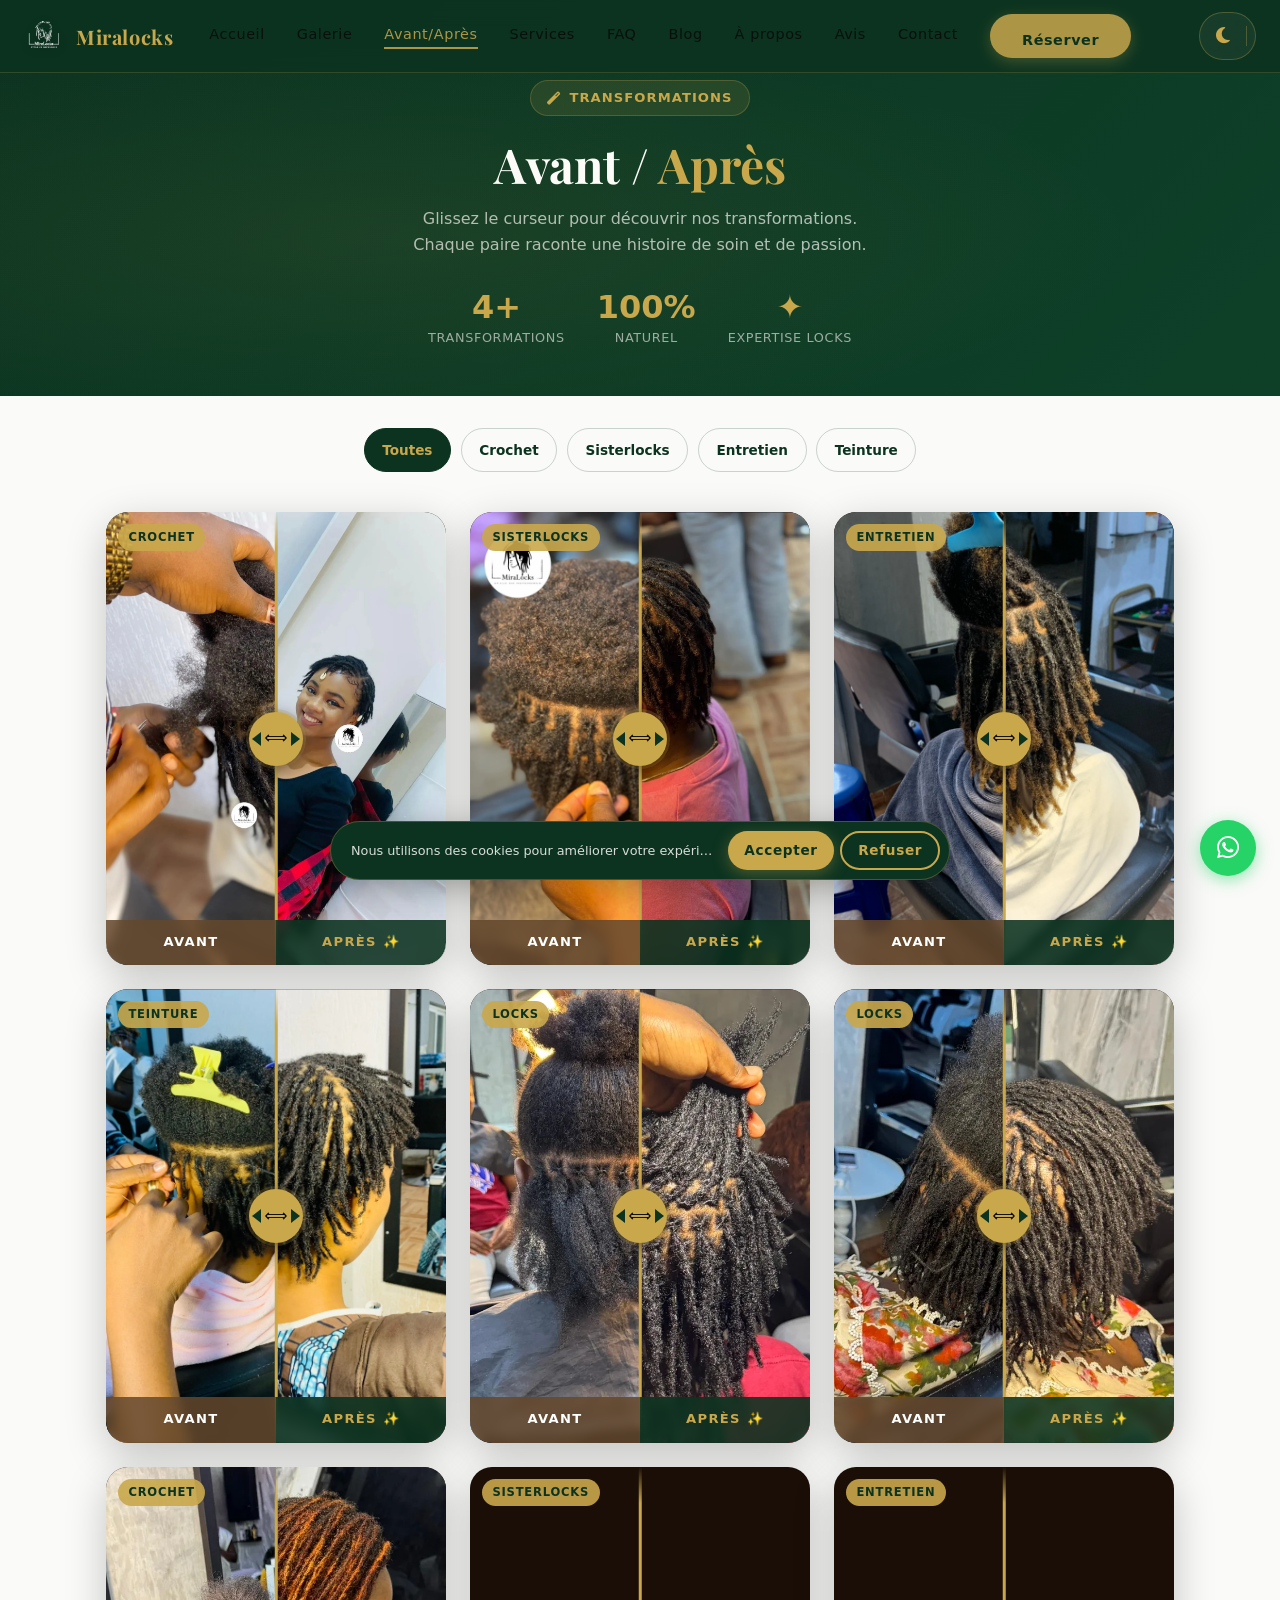
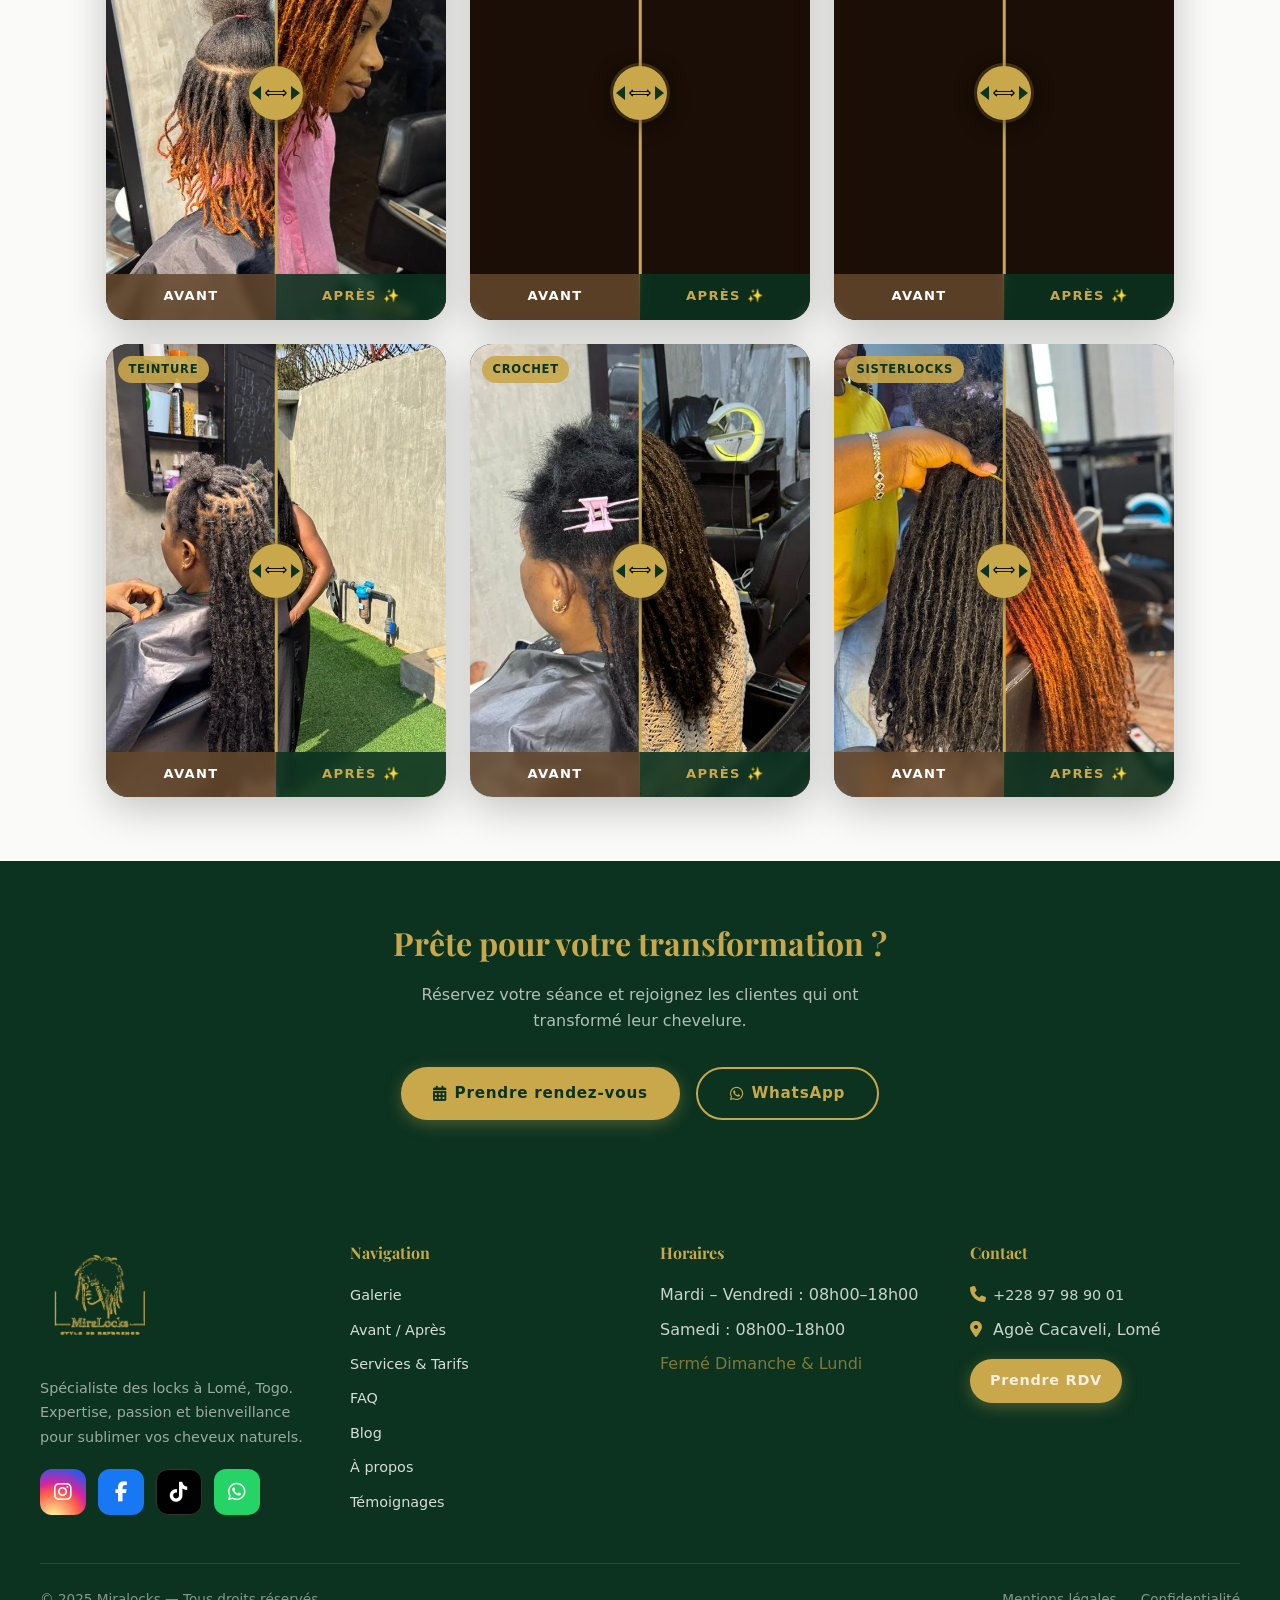
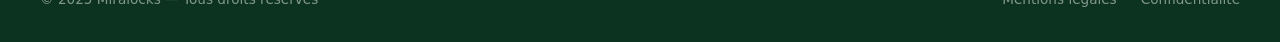
<file: avant-apres.html>
<!DOCTYPE html>
<html lang="fr">

<head>
  <meta charset="UTF-8">
  <meta name="viewport" content="width=device-width, initial-scale=1.0, viewport-fit=cover">
  <meta name="theme-color" content="#0C3320">
  <title>Avant / Après | Miralocks Lomé</title>
  <meta name="description"
    content="Découvrez les transformations réalisées à Miralocks : avant et après nos soins, entretiens et créations de locks à Lomé, Togo.">
  <meta name="robots" content="index, follow">
  <meta property="og:title" content="Avant / Après | Miralocks Lomé">
  <meta property="og:description" content="Découvrez les transformations réalisées à Miralocks à Lomé.">
  <meta property="og:type" content="website">
  <meta property="og:locale" content="fr_TG">
  <meta name="geo.region" content="TG">
  <meta name="geo.placename" content="Lomé, Togo">
  <link rel="canonical" href="https://miralocks.com/avant-apres.html">
  <link rel="preconnect" href="https://fonts.googleapis.com">
  <link rel="preconnect" href="https://fonts.gstatic.com" crossorigin>
  <link rel="preconnect" href="https://mspgaewvgbaotclnhjvw.supabase.co">
  <link rel="dns-prefetch" href="https://cdnjs.cloudflare.com">
  <link rel="stylesheet"
    href="https://fonts.googleapis.com/css2?family=Playfair+Display:wght@400;600;700;900&display=swap">
  <link rel="stylesheet" href="https://cdnjs.cloudflare.com/ajax/libs/font-awesome/6.5.0/css/all.min.css"
    crossorigin="anonymous">
  <link rel="stylesheet" href="css/styles.css">
  <link rel="icon" type="image/x-icon" href="assets/favicon.ico">
  <link rel="icon" type="image/png" sizes="32x32" href="assets/favicon-32.png">
  <link rel="apple-touch-icon" href="assets/apple-touch-icon.png">
  <link rel="manifest" href="manifest.json">
  <script>
    document.documentElement.style.visibility = 'hidden';
    window.addEventListener('DOMContentLoaded', () => document.documentElement.style.visibility = '');
  </script>
  <meta property="og:site_name" content="Miralocks">
  <meta property="og:image" content="https://miralocks.com/assets/og-image.jpg">
  <meta property="og:image:width" content="1200">
  <meta property="og:image:height" content="630">
  <meta property="og:image:type" content="image/jpeg">
  <meta name="twitter:card" content="summary_large_image">
  <meta name="twitter:image" content="https://miralocks.com/assets/og-image.jpg">
  <script src="js/seo-meta.js"></script>

  <style>
    /* ── Styles spécifiques page avant-après ── */
    .aa-hero {
      background: linear-gradient(135deg, var(--vert) 0%, #0e4028 100%);
      padding: 5rem 1.5rem 3rem;
      text-align: center;
      position: relative;
      overflow: hidden;
    }

    .aa-hero::before {
      content: '';
      position: absolute;
      inset: 0;
      background: radial-gradient(ellipse at 30% 60%, rgba(201, 168, 76, .08) 0%, transparent 60%);
      pointer-events: none;
    }

    .aa-hero-badge {
      display: inline-flex;
      align-items: center;
      gap: .5rem;
      background: rgba(201, 168, 76, .12);
      border: 1px solid rgba(201, 168, 76, .25);
      color: var(--or);
      font-size: .82rem;
      font-weight: 600;
      letter-spacing: .08em;
      padding: .4rem 1rem;
      border-radius: 999px;
      margin-bottom: 1.25rem;
      text-transform: uppercase;
    }

    .aa-hero h1 {
      color: #fff;
      font-size: clamp(1.8rem, 6vw, 3rem);
      line-height: 1.2;
      margin-bottom: .75rem;
    }

    .aa-hero h1 em {
      color: var(--or);
      font-style: normal;
    }

    .aa-hero p {
      color: rgba(250, 250, 248, .7);
      font-size: 1rem;
      max-width: 480px;
      margin-inline: auto;
    }

    /* ── Filtres catégories ── */
    .aa-filters {
      display: flex;
      gap: .6rem;
      flex-wrap: wrap;
      justify-content: center;
      padding: 2rem 1rem 0;
    }

    .aa-filter-btn {
      background: transparent;
      border: 1px solid rgba(12, 51, 32, .2);
      color: var(--vert);
      padding: .5rem 1.1rem;
      border-radius: 999px;
      font-size: .85rem;
      font-weight: 600;
      cursor: pointer;
      transition: all .2s;
    }

    .aa-filter-btn.active,
    .aa-filter-btn:hover {
      background: var(--vert);
      color: var(--or);
      border-color: var(--vert);
    }

    /* ── Grille principale ── */
    .aa-section {
      padding: 2.5rem 1.25rem 4rem;
    }

    .aa-grid {
      display: grid;
      grid-template-columns: repeat(auto-fill, minmax(280px, 340px));
      gap: 1.5rem;
      max-width: 1100px;
      margin-inline: auto;
      justify-content: center;
    }

    /* ── Label catégorie sur la carte ── */
    .ba-category {
      position: absolute;
      top: .75rem;
      left: .75rem;
      background: rgba(201, 168, 76, .9);
      color: var(--vert);
      font-size: .72rem;
      font-weight: 800;
      letter-spacing: .07em;
      text-transform: uppercase;
      padding: .25rem .65rem;
      border-radius: 999px;
      z-index: 6;
      pointer-events: none;
    }

    /* ── CTA bas de page ── */
    .aa-cta {
      background: var(--vert);
      padding: 3.5rem 1.5rem;
      text-align: center;
    }

    .aa-cta h2 {
      color: var(--or);
      font-size: clamp(1.4rem, 4vw, 2rem);
      margin-bottom: .75rem;
    }

    .aa-cta p {
      color: rgba(250, 250, 248, .7);
      margin-bottom: 2rem;
      max-width: 440px;
      margin-inline: auto;
    }

    .aa-cta-btns {
      display: flex;
      gap: 1rem;
      justify-content: center;
      flex-wrap: wrap;
    }

    /* ── Mobile ── */
    @media (max-width: 768px) {
      .aa-hero {
        padding: 4.5rem 1rem 2.5rem;
      }

      .aa-grid {
        grid-template-columns: 1fr 1fr;
        max-width: 100%;
        gap: .75rem;
        padding: 0 .5rem;
      }

      .aa-cta-btns {
        flex-direction: column;
        align-items: center;
      }

      .aa-cta-btns .btn {
        width: 100%;
        max-width: 280px;
        justify-content: center;
      }
    }

    @media (max-width: 480px) {
      .aa-grid {
        grid-template-columns: 1fr;
        max-width: 100%;
        gap: 1rem;
        padding: 0 .75rem;
      }
    }

    /* ── Animation compteur ── */
    .aa-stats {
      display: flex;
      gap: 2rem;
      justify-content: center;
      flex-wrap: wrap;
      padding: 2rem 1rem 0;
    }

    .aa-stat {
      text-align: center;
    }

    .aa-stat-num {
      font-size: 2rem;
      font-weight: 900;
      color: var(--or);
      line-height: 1;
    }

    .aa-stat-lbl {
      font-size: .8rem;
      color: rgba(250, 250, 248, .6);
      margin-top: .25rem;
      letter-spacing: .05em;
      text-transform: uppercase;
    }
  </style>
</head>

<body>
  <a href="#main" class="skip-link">Aller au contenu</a>
  <div id="page-loader" role="status" aria-label="Chargement">
    <div class="loader-logo"></div>
  </div>

  <!-- NAV -->
  <nav class="nav" role="navigation" aria-label="Navigation principale">
    <a href="index.html" class="nav-logo" aria-label="Miralocks — Accueil">
      <picture>
        <source srcset="assets/logo-transparent.webp" type="image/webp">
        <img src="assets/logo-transparent.png" alt="Logo Miralocks" width="40" height="40" loading="eager"
          fetchpriority="high">
      </picture>
      <span>Miralocks</span>
    </a>
    <div class="nav-links" id="nav-links" role="menu">
      <a href="index.html">Accueil</a>
      <a href="gallery.html">Galerie</a>
      <a href="avant-apres.html" class="active">Avant/Après</a>
      <a href="services.html">Services</a>
      <a href="faq.html">FAQ</a>
      <a href="blog.html">Blog</a>
      <a href="about.html">À propos</a>
      <a href="avis.html">Avis</a>
      <a href="contact.html">Contact</a>
      <a href="rendezvous.html" class="btn btn-or nav-cta">Réserver</a>
    </div>
    <div class="nav-actions">
      <button id="theme-toggle" class="theme-toggle" aria-label="Changer le thème">
        <i class="fas fa-moon"></i>
      </button>
      <span class="nav-divider"></span>
      <button class="hamburger" aria-label="Menu" aria-expanded="false" aria-controls="nav-links">
        <span></span><span></span><span></span>
      </button>
    </div>
  </nav>


  <!-- HERO -->
  <div class="aa-hero page-pad">
    <div class="aa-hero-badge"><i class="fas fa-magic"></i> Transformations</div>
    <h1>Avant / <em>Après</em></h1>
    <p>Glissez le curseur pour découvrir nos transformations. Chaque paire raconte une histoire de soin et de passion.
    </p>
    <div class="aa-stats">
      <div class="aa-stat">
        <div class="aa-stat-num">4+</div>
        <div class="aa-stat-lbl">Transformations</div>
      </div>
      <div class="aa-stat">
        <div class="aa-stat-num">100%</div>
        <div class="aa-stat-lbl">Naturel</div>
      </div>
      <div class="aa-stat">
        <div class="aa-stat-num">✦</div>
        <div class="aa-stat-lbl">Expertise locks</div>
      </div>
    </div>
  </div>

  <!-- FILTRES -->
  <div class="aa-filters">
    <button class="aa-filter-btn active" data-filter="all">Toutes</button>
    <button class="aa-filter-btn" data-filter="crochet">Crochet</button>
    <button class="aa-filter-btn" data-filter="sisterlocks">Sisterlocks</button>
    <button class="aa-filter-btn" data-filter="entretien">Entretien</button>
    <button class="aa-filter-btn" data-filter="teinture">Teinture</button>
  </div>

  <!-- GRILLE SLIDERS -->
  <main id="main" class="aa-section">
    <div class="aa-grid">

      <!-- Paire 1 -->
      <div class="ba-item fade-in visible" data-category="crochet" aria-label="Transformation crochet 1">
        <span class="ba-category">Crochet</span>
        <div class="ba-images">
          <picture>
            <source srcset="images/avant1.webp" type="image/webp"><img class="ba-before" src="images/avant1.jpg"
              alt="Avant crochet instantané" loading="lazy" decoding="async" width="400" height="533">
          </picture>
          <picture>
            <source srcset="images/apres1.webp" type="image/webp"><img class="ba-after" src="images/apres1.jpg"
              alt="Après crochet instantané" loading="lazy" decoding="async" width="400" height="533">
          </picture>
        </div>
        <div class="ba-divider"></div>
        <div class="ba-handle">⟺</div>
        <div class="ba-labels">
          <span class="ba-label ba-label-before">AVANT</span>
          <span class="ba-label ba-label-after">APRÈS ✨</span>
        </div>
      </div>

      <!-- Paire 2 -->
      <div class="ba-item fade-in visible" data-category="sisterlocks" aria-label="Transformation sisterlocks">
        <span class="ba-category">Sisterlocks</span>
        <div class="ba-images">
          <picture>
            <source srcset="images/avant2.webp" type="image/webp"><img class="ba-before" src="images/avant2.jpg"
              alt="Avant sisterlocks" loading="lazy" decoding="async" width="400" height="533">
          </picture>
          <picture>
            <source srcset="images/apres2.webp" type="image/webp"><img class="ba-after" src="images/apres2.jpg"
              alt="Après sisterlocks" loading="lazy" decoding="async" width="400" height="533">
          </picture>
        </div>
        <div class="ba-divider"></div>
        <div class="ba-handle">⟺</div>
        <div class="ba-labels">
          <span class="ba-label ba-label-before">AVANT</span>
          <span class="ba-label ba-label-after">APRÈS ✨</span>
        </div>
      </div>

      <!-- Paire 3 -->
      <div class="ba-item fade-in visible" data-category="entretien" aria-label="Transformation entretien">
        <span class="ba-category">Entretien</span>
        <div class="ba-images">
          <picture>
            <source srcset="images/avant3.webp" type="image/webp"><img class="ba-before" src="images/avant3.jpg"
              alt="Avant entretien locks" loading="lazy" decoding="async" width="400" height="533">
          </picture>
          <picture>
            <source srcset="images/apres3.webp" type="image/webp"><img class="ba-after" src="images/apres3.jpg"
              alt="Après entretien locks" loading="lazy" decoding="async" width="400" height="533">
          </picture>
        </div>
        <div class="ba-divider"></div>
        <div class="ba-handle">⟺</div>
        <div class="ba-labels">
          <span class="ba-label ba-label-before">AVANT</span>
          <span class="ba-label ba-label-after">APRÈS ✨</span>
        </div>
      </div>

      <!-- Paire 4 -->
      <div class="ba-item fade-in visible" data-category="teinture" aria-label="Transformation teinture">
        <span class="ba-category">Teinture</span>
        <div class="ba-images">
          <picture>
            <source srcset="images/avant4.webp" type="image/webp"><img class="ba-before" src="images/avant4.jpg"
              alt="Avant teinture locks" loading="lazy" decoding="async" width="400" height="533">
          </picture>
          <picture>
            <source srcset="images/apres4.webp" type="image/webp"><img class="ba-after" src="images/apres4.jpg"
              alt="Après teinture locks" loading="lazy" decoding="async" width="400" height="533">
          </picture>
        </div>
        <div class="ba-divider"></div>
        <div class="ba-handle">⟺</div>
        <div class="ba-labels">
          <span class="ba-label ba-label-before">AVANT</span>
          <span class="ba-label ba-label-after">APRÈS ✨</span>
        </div>
      </div>

      <!-- Paire 5 -->
      <div class="ba-item fade-in visible" data-category="locks" aria-label="Transformation locks 5">
        <span class="ba-category">Locks</span>
        <div class="ba-images">
          <picture>
            <source srcset="images/avant5.webp" type="image/webp"><img class="ba-before" src="images/avant5.jpg"
              alt="Avant locks 5" loading="lazy" decoding="async" width="400" height="533">
          </picture>
          <picture>
            <source srcset="images/apres5.webp" type="image/webp"><img class="ba-after" src="images/apres5.jpg"
              alt="Après locks 5" loading="lazy" decoding="async" width="400" height="533">
          </picture>
        </div>
        <div class="ba-divider"></div>
        <div class="ba-handle">⟺</div>
        <div class="ba-labels">
          <span class="ba-label ba-label-before">AVANT</span>
          <span class="ba-label ba-label-after">APRÈS ✨</span>
        </div>
      </div>

      <!-- Paire 6 -->
      <div class="ba-item fade-in visible" data-category="locks" aria-label="Transformation locks 6">
        <span class="ba-category">Locks</span>
        <div class="ba-images">
          <picture>
            <source srcset="images/avant6.webp" type="image/webp"><img class="ba-before" src="images/avant6.jpg"
              alt="Avant locks 6" loading="lazy" decoding="async" width="400" height="533">
          </picture>
          <picture>
            <source srcset="images/apres6.webp" type="image/webp"><img class="ba-after" src="images/apres6.jpg"
              alt="Après locks 6" loading="lazy" decoding="async" width="400" height="533">
          </picture>
        </div>
        <div class="ba-divider"></div>
        <div class="ba-handle">⟺</div>
        <div class="ba-labels">
          <span class="ba-label ba-label-before">AVANT</span>
          <span class="ba-label ba-label-after">APRÈS ✨</span>
        </div>
      </div>

      <!-- Paire 7 -->
      <div class="ba-item fade-in visible" data-category="crochet" aria-label="Transformation crochet 7">
        <span class="ba-category">Crochet</span>
        <div class="ba-images">
          <picture>
            <source srcset="images/avant7.webp" type="image/webp"><img class="ba-before" src="images/avant7.jpg"
              alt="Avant crochet 7" loading="lazy" decoding="async" width="400" height="533">
          </picture>
          <picture>
            <source srcset="images/apres7.webp" type="image/webp"><img class="ba-after" src="images/apres7.jpg"
              alt="Après crochet 7" loading="lazy" decoding="async" width="400" height="533">
          </picture>
        </div>
        <div class="ba-divider"></div>
        <div class="ba-handle">⟺</div>
        <div class="ba-labels">
          <span class="ba-label ba-label-before">AVANT</span>
          <span class="ba-label ba-label-after">APRÈS ✨</span>
        </div>
      </div>

      <!-- Paire 8 -->
      <div class="ba-item fade-in visible" data-category="sisterlocks" aria-label="Transformation sisterlocks 8">
        <span class="ba-category">Sisterlocks</span>
        <div class="ba-images">
          <picture>
            <source srcset="images/avant8.webp" type="image/webp"><img class="ba-before" src="images/avant8.jpg"
              alt="Avant sisterlocks 8" loading="lazy" decoding="async" width="400" height="533">
          </picture>
          <picture>
            <source srcset="images/apres8.webp" type="image/webp"><img class="ba-after" src="images/apres8.jpg"
              alt="Après sisterlocks 8" loading="lazy" decoding="async" width="400" height="533">
          </picture>
        </div>
        <div class="ba-divider"></div>
        <div class="ba-handle">⟺</div>
        <div class="ba-labels">
          <span class="ba-label ba-label-before">AVANT</span>
          <span class="ba-label ba-label-after">APRÈS ✨</span>
        </div>
      </div>

      <!-- Paire 9 -->
      <div class="ba-item fade-in visible" data-category="entretien" aria-label="Transformation entretien 9">
        <span class="ba-category">Entretien</span>
        <div class="ba-images">
          <picture>
            <source srcset="images/avant9.webp" type="image/webp"><img class="ba-before" src="images/avant9.jpg"
              alt="Avant entretien 9" loading="lazy" decoding="async" width="400" height="533">
          </picture>
          <picture>
            <source srcset="images/apres9.webp" type="image/webp"><img class="ba-after" src="images/apres9.jpg"
              alt="Après entretien 9" loading="lazy" decoding="async" width="400" height="533">
          </picture>
        </div>
        <div class="ba-divider"></div>
        <div class="ba-handle">⟺</div>
        <div class="ba-labels">
          <span class="ba-label ba-label-before">AVANT</span>
          <span class="ba-label ba-label-after">APRÈS ✨</span>
        </div>
      </div>

      <!-- Paire 10 -->
      <div class="ba-item fade-in visible" data-category="teinture" aria-label="Transformation teinture 10">
        <span class="ba-category">Teinture</span>
        <div class="ba-images">
          <picture>
            <source srcset="images/avant10.webp" type="image/webp"><img class="ba-before" src="images/avant10.jpg"
              alt="Avant teinture 10" loading="lazy" decoding="async" width="400" height="533">
          </picture>
          <picture>
            <source srcset="images/apres10.webp" type="image/webp"><img class="ba-after" src="images/apres10.jpg"
              alt="Après teinture 10" loading="lazy" decoding="async" width="400" height="533">
          </picture>
        </div>
        <div class="ba-divider"></div>
        <div class="ba-handle">⟺</div>
        <div class="ba-labels">
          <span class="ba-label ba-label-before">AVANT</span>
          <span class="ba-label ba-label-after">APRÈS ✨</span>
        </div>
      </div>

      <!-- Paire 11 -->
      <div class="ba-item fade-in visible" data-category="crochet" aria-label="Transformation crochet 11">
        <span class="ba-category">Crochet</span>
        <div class="ba-images">
          <picture>
            <source srcset="images/avant11.webp" type="image/webp"><img class="ba-before" src="images/avant11.jpg"
              alt="Avant crochet 11" loading="lazy" decoding="async" width="400" height="533">
          </picture>
          <picture>
            <source srcset="images/apres11.webp" type="image/webp"><img class="ba-after" src="images/apres11.jpg"
              alt="Après crochet 11" loading="lazy" decoding="async" width="400" height="533">
          </picture>
        </div>
        <div class="ba-divider"></div>
        <div class="ba-handle">⟺</div>
        <div class="ba-labels">
          <span class="ba-label ba-label-before">AVANT</span>
          <span class="ba-label ba-label-after">APRÈS ✨</span>
        </div>
      </div>

      <!-- Paire 12 -->
      <div class="ba-item fade-in visible" data-category="sisterlocks" aria-label="Transformation sisterlocks 12">
        <span class="ba-category">Sisterlocks</span>
        <div class="ba-images">
          <picture>
            <source srcset="images/avant12.webp" type="image/webp"><img class="ba-before" src="images/avant12.jpg"
              alt="Avant sisterlocks 12" loading="lazy" decoding="async" width="400" height="533">
          </picture>
          <picture>
            <source srcset="images/apres12.webp" type="image/webp"><img class="ba-after" src="images/apres12.jpg"
              alt="Après sisterlocks 12" loading="lazy" decoding="async" width="400" height="533">
          </picture>
        </div>
        <div class="ba-divider"></div>
        <div class="ba-handle">⟺</div>
        <div class="ba-labels">
          <span class="ba-label ba-label-before">AVANT</span>
          <span class="ba-label ba-label-after">APRÈS ✨</span>
        </div>
      </div>

    </div>
  </main>

  <!-- CTA -->
  <section class="aa-cta">
    <h2>Prête pour votre transformation ?</h2>
    <p>Réservez votre séance et rejoignez les clientes qui ont transformé leur chevelure.</p>
    <div class="aa-cta-btns">
      <a href="rendezvous.html" class="btn btn-or"><i class="fas fa-calendar-alt"></i> Prendre rendez-vous</a>
      <a href="https://wa.me/22897989001" target="_blank" rel="noopener" class="btn btn-vert"><i
          class="fab fa-whatsapp"></i> WhatsApp</a>
    </div>
  </section>

  <!-- COOKIE -->
  <div class="cookie-banner" id="cookie-banner" role="dialog" aria-label="Cookies">
    <p class="cookie-text">Nous utilisons des cookies pour améliorer votre expérience. <a href="confidentialite.html">En
        savoir plus</a></p>
    <div class="cookie-btns">
      <button class="btn btn-or cookie-accept" style="padding:.4rem 1rem;font-size:.85rem">Accepter</button>
      <button class="btn btn-vert cookie-refuse" style="padding:.4rem 1rem;font-size:.85rem">Refuser</button>
    </div>
  </div>

  <!-- FOOTER -->
  <footer class="footer">
    <div class="footer-grid">
      <div>
        <div class="footer-logo">
          <picture>
            <source srcset="assets/logo-or.avif" type="image/avif">
            <source srcset="assets/logo-or.webp" type="image/webp"><img src="assets/logo-or.png"
              alt="Logo Miralocks" width="120" height="120" loading="lazy"
              style="filter:none;width:120px;height:auto">
          </picture>
        </div>
        <p class="footer-desc">Spécialiste des locks à Lomé, Togo. Expertise, passion et bienveillance pour sublimer vos
          cheveux naturels.</p>
        <div class="footer-socials" style="margin-top:1.25rem">
          <a href="https://www.instagram.com/institut_Miralocks" target="_blank" rel="noopener"
            class="social-btn instagram" aria-label="Instagram"><i class="fab fa-instagram"></i></a>
          <a href="https://www.facebook.com/mira.lachocote" target="_blank" rel="noopener" class="social-btn facebook"
            aria-label="Facebook"><i class="fab fa-facebook-f"></i></a>
          <a href="https://www.tiktok.com/@institut_mira_locks228" target="_blank" rel="noopener"
            class="social-btn tiktok" aria-label="TikTok"><i class="fab fa-tiktok"></i></a>
          <a href="https://wa.me/22897989001" target="_blank" rel="noopener" class="social-btn whatsapp"
            aria-label="WhatsApp"><i class="fab fa-whatsapp"></i></a>
        </div>
      </div>
      <div>
        <h3 class="footer-heading">Navigation</h3>
        <ul class="footer-links">
          <li><a href="gallery.html">Galerie</a></li>
          <li><a href="avant-apres.html">Avant / Après</a></li>
          <li><a href="services.html">Services & Tarifs</a></li>
          <li><a href="faq.html">FAQ</a></li>
          <li><a href="blog.html">Blog</a></li>
          <li><a href="about.html">À propos</a></li>
          <li><a href="avis.html">Témoignages</a></li>
        </ul>
      </div>
      <div>
        <h3 class="footer-heading">Horaires</h3>
        <ul class="footer-links">
          <li>Mardi – Vendredi : 08h00–18h00</li>
          <li>Samedi : 08h00–18h00</li>
          <li style="color:rgba(201,168,76,.6);margin-top:.5rem">Fermé Dimanche & Lundi</li>
        </ul>
      </div>
      <div>
        <h3 class="footer-heading">Contact</h3>
        <ul class="footer-links">
          <li><i class="fas fa-phone" style="color:var(--or);width:18px"></i> <a href="tel:+22897989001" style="color:inherit;text-decoration:none;">+228 97 98 90 01</a></li>
          <li><i class="fas fa-map-marker-alt" style="color:var(--or);width:18px"></i> Agoè Cacaveli, Lomé</li>
          <li style="margin-top:1rem"><a href="rendezvous.html" class="btn btn-or"
              style="padding:.5rem 1.25rem;font-size:.9rem">Prendre RDV</a></li>
        </ul>
      </div>
    </div>
    <div class="footer-bottom">
      <span>© 2025 Miralocks — Tous droits réservés</span>
      <div style="display:flex;gap:1.5rem;flex-wrap:wrap">
        <a href="mentions-legales.html">Mentions légales</a>
        <a href="confidentialite.html">Confidentialité</a>
      </div>
    </div>
  </footer>

  <a href="https://wa.me/22897989001" class="whatsapp-float" target="_blank" rel="noopener" aria-label="WhatsApp">
    <i class="fab fa-whatsapp"></i>
  </a>

  <script>
    // ── Filtres ──────────────────────────────────────────────────────
    document.querySelectorAll('.aa-filter-btn').forEach(function (btn) {
      btn.addEventListener('click', function () {
        document.querySelectorAll('.aa-filter-btn').forEach(function (b) { b.classList.remove('active'); });
        btn.classList.add('active');
        var filter = btn.dataset.filter;
        document.querySelectorAll('.ba-item[data-category]').forEach(function (item) {
          if (filter === 'all' || item.dataset.category === filter) {
            item.style.display = '';
            setTimeout(function () { item.style.opacity = '1'; item.style.transform = 'none'; }, 10);
          } else {
            item.style.opacity = '0';
            item.style.transform = 'scale(.95)';
            setTimeout(function () { item.style.display = 'none'; }, 250);
          }
        });
      });
    });
  </script>

  <script src="js/main.js" defer></script>
  <script src="js/register-sw.js" defer></script>
</body>

</html>
</file>
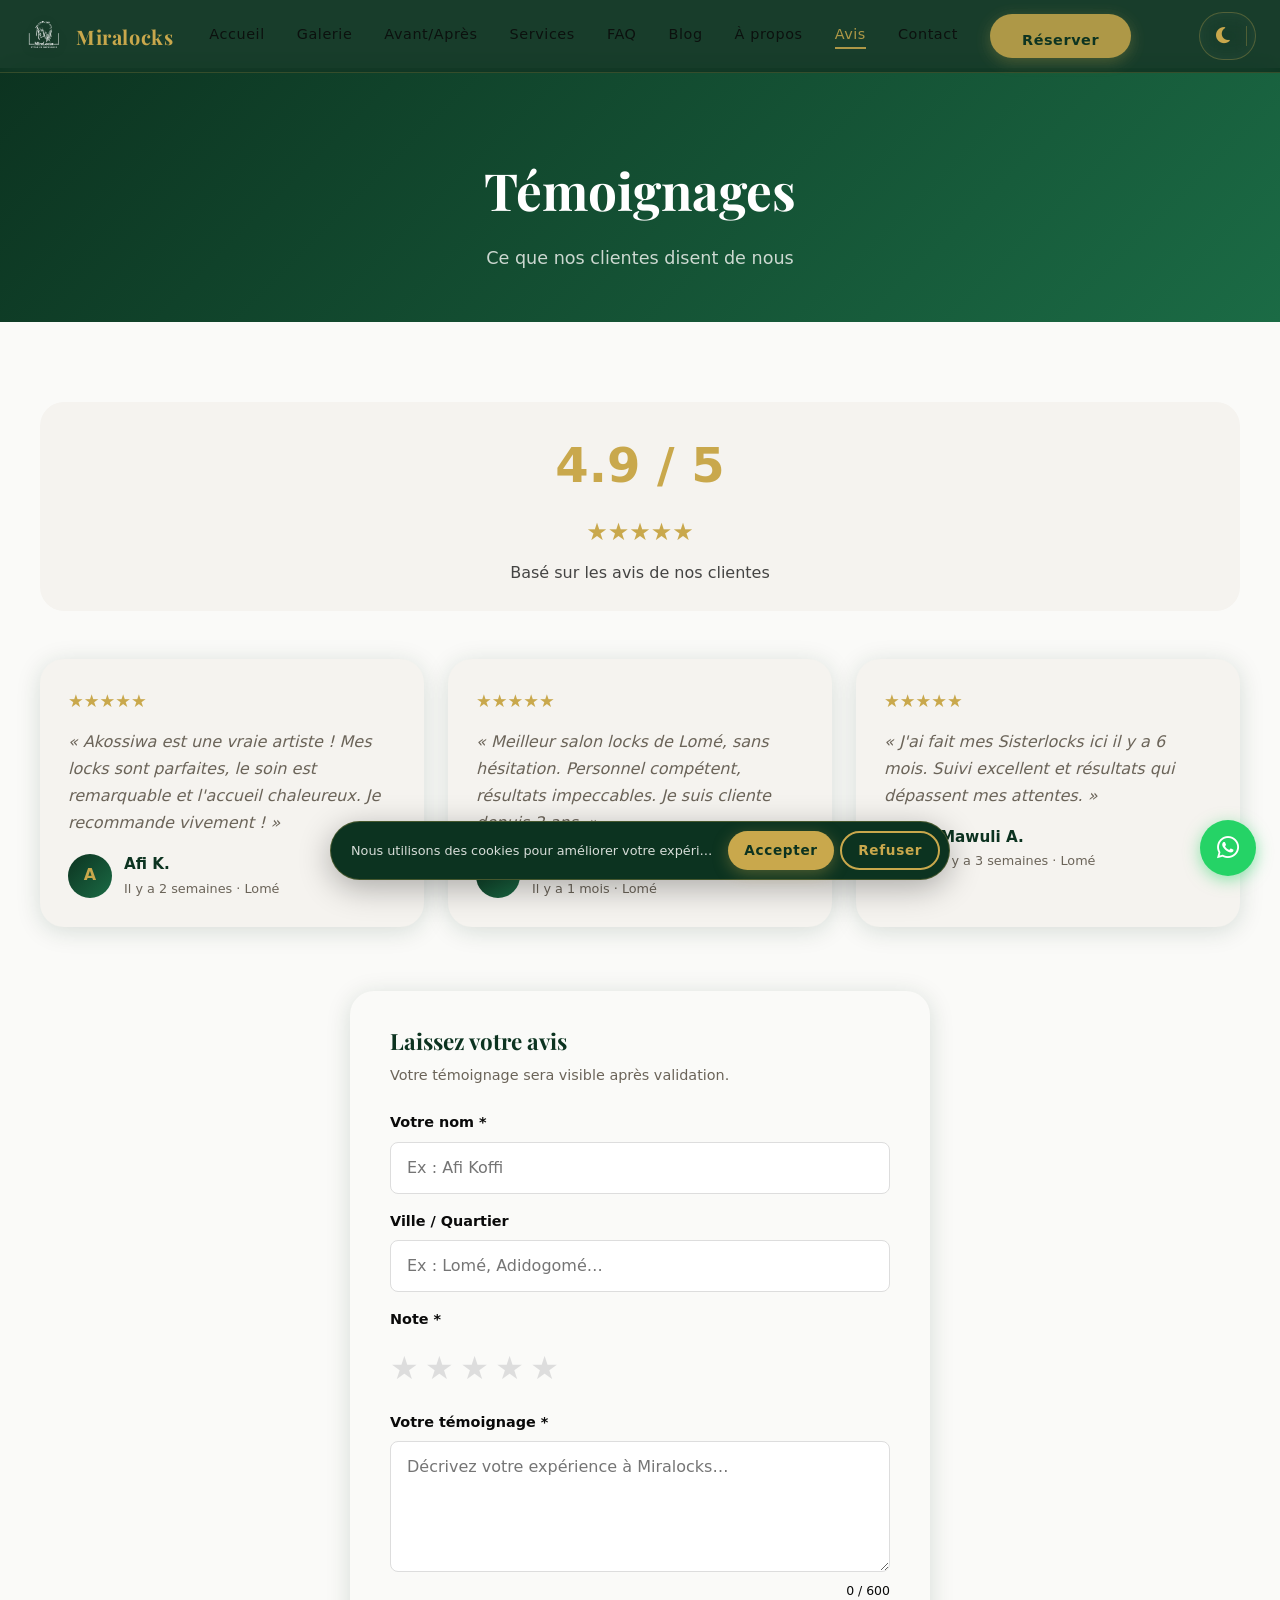
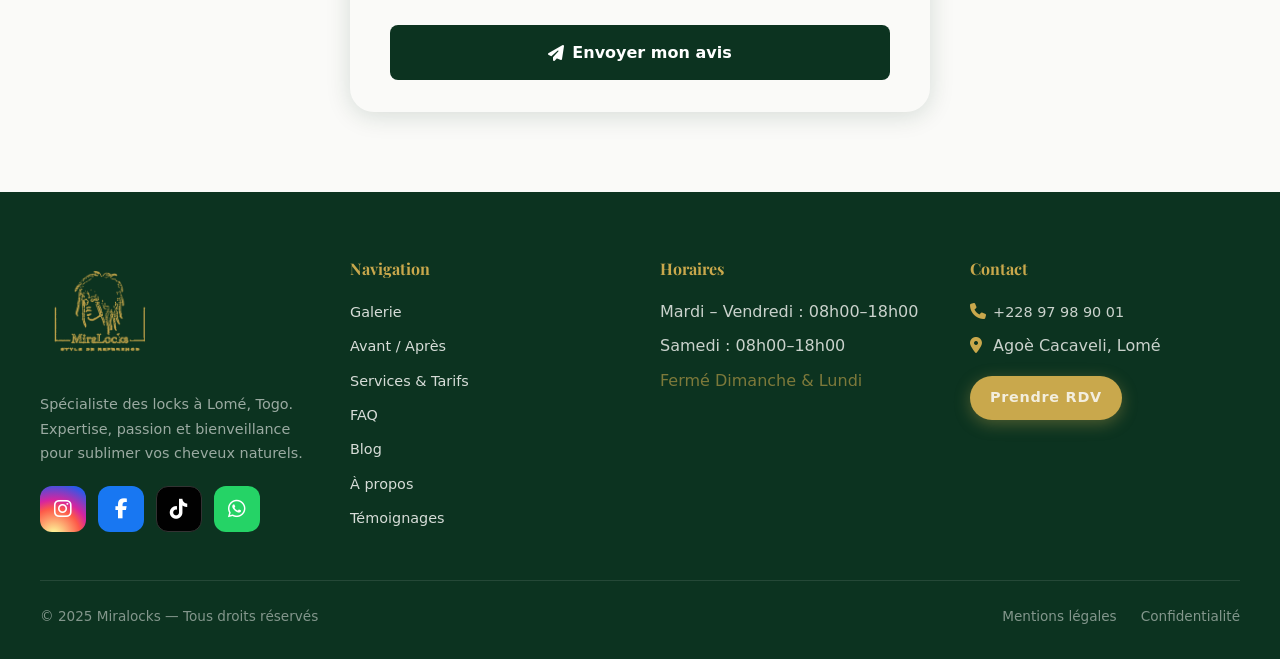
<file: avis.html>
<!DOCTYPE html>
<html lang="fr">

<head>
  <meta charset="UTF-8">
  <meta name="viewport" content="width=device-width, initial-scale=1.0, viewport-fit=cover">
  <meta name="theme-color" content="#0C3320">
  <title>Avis Clients | Miralocks Lomé</title>
  <meta name="description" content="Découvrez les témoignages des clientes de Miralocks à Lomé. Votre avis compte pour nous !">
  <meta name="robots" content="index, follow">
  <meta property="og:title" content="Avis Clients | Miralocks Lomé">
  <meta property="og:description" content="Découvrez les témoignages des clientes de Miralocks à Lomé. Votre avis compte pour nous !">
  <meta property="og:type" content="website">
  <meta property="og:locale" content="fr_TG">
  <meta name="geo.region" content="TG">
  <meta name="geo.placename" content="Lomé, Togo">
  <link rel="canonical" href="https://miralocks.com/avis.html">
  <link rel="preconnect" href="https://fonts.googleapis.com">
  <link rel="preconnect" href="https://fonts.gstatic.com" crossorigin>
  <link rel="preconnect" href="https://mspgaewvgbaotclnhjvw.supabase.co">
  <link rel="dns-prefetch" href="https://cdnjs.cloudflare.com">
  <link rel="stylesheet"
    href="https://fonts.googleapis.com/css2?family=Playfair+Display:wght@400;600;700;900&display=swap">
  <link rel="stylesheet" href="https://cdnjs.cloudflare.com/ajax/libs/font-awesome/6.5.0/css/all.min.css"
    crossorigin="anonymous">
  <link rel="stylesheet" href="css/styles.css">

  <link rel="icon" type="image/x-icon" href="assets/favicon.ico">
  <link rel="icon" type="image/png" sizes="32x32" href="assets/favicon-32.png">
  <link rel="icon" type="image/png" sizes="16x16" href="assets/favicon-16.png">
  <link rel="apple-touch-icon" href="assets/apple-touch-icon.png">
  <link rel="manifest" href="manifest.json">
  <script>
    // Critical: masquer FOUC
    document.documentElement.style.visibility = 'hidden';
    window.addEventListener('DOMContentLoaded', () => document.documentElement.style.visibility = '');
  </script>
  <!-- Open Graph / WhatsApp preview -->
  <meta property="og:type" content="website">
  <meta property="og:site_name" content="Miralocks">
  <meta property="og:image" content="https://miralocks.com/assets/og-image.jpg">
  <meta property="og:image:width" content="1200">
  <meta property="og:image:height" content="630">
  <meta property="og:image:type" content="image/jpeg">
  <meta name="twitter:card" content="summary_large_image">
  <meta name="twitter:image" content="https://miralocks.com/assets/og-image.jpg">
  <script src="js/seo-meta.js"></script>
</head>

<body>
  <a href="#main" class="skip-link">Aller au contenu</a>
  <div id="page-loader" role="status" aria-label="Chargement">
    <div class="loader-logo"></div>
  </div>
  <nav class="nav" role="navigation" aria-label="Navigation principale">
    <a href="index.html" class="nav-logo" aria-label="Miralocks — Accueil">
      <picture>
        <source srcset="assets/logo-transparent.webp" type="image/webp">
        <img src="assets/logo-transparent.png" alt="Logo Miralocks" width="40" height="40" loading="eager"
          fetchpriority="high">
      </picture>
      <span>Miralocks</span>
    </a>
    <div class="nav-links" id="nav-links" role="menu">
      <a href="index.html" class="">Accueil</a>
      <a href="gallery.html" class="">Galerie</a>
      <a href="avant-apres.html" class="">Avant/Après</a>
      <a href="services.html" class="">Services</a>
      <a href="faq.html" class="">FAQ</a>
      <a href="blog.html" class="">Blog</a>
      <a href="about.html" class="">À propos</a>
      <a href="avis.html" class="active">Avis</a>
      <a href="contact.html" class="">Contact</a>
      <a href="rendezvous.html" class="btn btn-or nav-cta">Réserver</a>
    </div>
    <div class="nav-actions">
      <button id="theme-toggle" class="theme-toggle" aria-label="Changer le thème">
        <i class="fas fa-moon"></i>
      </button>
      <span class="nav-divider"></span>
      <button class="hamburger" aria-label="Menu" aria-expanded="false" aria-controls="nav-links">
        <span></span><span></span><span></span>
      </button>
    </div>
  </nav>
  <div class="page-pad"></div>


  <div class="page-hero" id="main">
    <h1 class="fade-in">Témoignages</h1>
    <p class="fade-in">Ce que nos clientes disent de nous</p>
  </div>

  <section class="section" aria-label="Témoignages clients">
    <div class="container">

      <!-- Note globale -->
      <div id="avis-stats"
        style="text-align:center;margin-bottom:3rem;padding:1.5rem;background:var(--gris);border-radius:var(--rayon-lg)">
        <div style="font-size:3rem;color:var(--or);font-weight:700">4.9 / 5</div>
        <div style="color:var(--or);font-size:1.5rem;margin:.5rem 0">★★★★★</div>
        <p style="color:var(--noir);opacity:0.75">Basé sur les avis de nos clientes</p>
      </div>

      <!-- Avis chargés depuis Supabase -->
      <div class="avis-grid" id="avis-container">
        <!-- Avis statiques par défaut (remplacés si Supabase répond) -->
        <article class="avis-card fade-in">
          <div class="avis-stars">★★★★★</div>
          <p class="avis-text">« Akossiwa est une vraie artiste ! Mes locks sont parfaites, le soin est remarquable et
            l'accueil chaleureux. Je recommande vivement ! »</p>
          <div class="avis-author">
            <div class="avis-avatar">A</div>
            <div>
              <div class="avis-name">Afi K.</div>
              <div class="avis-date">Il y a 2 semaines · Lomé</div>
            </div>
          </div>
        </article>
        <article class="avis-card fade-in fade-in-delay-1">
          <div class="avis-stars">★★★★★</div>
          <p class="avis-text">« Meilleur salon locks de Lomé, sans hésitation. Personnel compétent, résultats
            impeccables. Je suis cliente depuis 2 ans. »</p>
          <div class="avis-author">
            <div class="avis-avatar">K</div>
            <div>
              <div class="avis-name">Kossiwa D.</div>
              <div class="avis-date">Il y a 1 mois · Lomé</div>
            </div>
          </div>
        </article>
        <article class="avis-card fade-in fade-in-delay-2">
          <div class="avis-stars">★★★★★</div>
          <p class="avis-text">« J'ai fait mes Sisterlocks ici il y a 6 mois. Suivi excellent et résultats qui dépassent
            mes attentes. »</p>
          <div class="avis-author">
            <div class="avis-avatar">M</div>
            <div>
              <div class="avis-name">Mawuli A.</div>
              <div class="avis-date">Il y a 3 semaines · Lomé</div>
            </div>
          </div>
        </article>
      </div>

      <!-- ── Formulaire laisser un avis ── -->
      <div
        style="max-width:580px;margin:4rem auto 0;background:var(--creme);border-radius:var(--rayon-lg);padding:2rem 2.5rem;box-shadow:var(--ombre)">
        <h2 style="color:var(--vert);font-size:1.4rem;margin-bottom:.25rem">Laissez votre avis</h2>
        <p style="color:var(--gris-fonce);font-size:.9rem;margin-bottom:1.5rem">Votre témoignage sera visible après
          validation.</p>

        <div id="avis-success"
          style="display:none;background:#d4edda;border:1px solid #c3e6cb;border-radius:8px;padding:1rem;text-align:center;margin-bottom:1rem">
          <i class="fas fa-check-circle" style="color:#28a745;font-size:1.5rem"></i>
          <p style="margin:.5rem 0 0;color:#155724;font-weight:600">Merci ! Votre avis a été envoyé et sera publié après
            vérification.</p>
        </div>
        <div id="avis-error"
          style="display:none;background:#f8d7da;border:1px solid #f5c6cb;border-radius:8px;padding:1rem;margin-bottom:1rem">
          <p style="margin:0;color:#721c24" id="avis-error-msg"></p>
        </div>

        <div style="margin-bottom:1rem">
          <label style="display:block;font-weight:600;color:var(--vert-fonce);margin-bottom:.4rem;font-size:.9rem">Votre
            nom *</label>
          <input id="avis-nom" type="text" placeholder="Ex : Afi Koffi" maxlength="80"
            style="width:100%;padding:.75rem 1rem;border:1.5px solid #ddd;border-radius:8px;font-size:1rem;background:#fff;box-sizing:border-box">
        </div>
        <!-- Honeypot field (hidden from humans) -->
        <div style="display:none !important" aria-hidden="true">
          <input id="avis-hp" type="text" autocomplete="off" tabindex="-1">
        </div>
        <div style="margin-bottom:1rem">
          <label style="display:block;font-weight:600;color:var(--vert-fonce);margin-bottom:.4rem;font-size:.9rem">Ville
            / Quartier</label>
          <input id="avis-localite" type="text" placeholder="Ex : Lomé, Adidogomé…" maxlength="60"
            style="width:100%;padding:.75rem 1rem;border:1.5px solid #ddd;border-radius:8px;font-size:1rem;background:#fff;box-sizing:border-box">
        </div>
        <div style="margin-bottom:1rem">
          <label style="display:block;font-weight:600;color:var(--vert-fonce);margin-bottom:.6rem;font-size:.9rem">Note
            *</label>
          <div id="star-picker" style="display:flex;gap:.4rem;font-size:2rem;cursor:pointer" role="group"
            aria-label="Choisir une note">
            <span data-v="1" style="color:#ddd">★</span>
            <span data-v="2" style="color:#ddd">★</span>
            <span data-v="3" style="color:#ddd">★</span>
            <span data-v="4" style="color:#ddd">★</span>
            <span data-v="5" style="color:#ddd">★</span>
          </div>
          <input type="hidden" id="avis-etoiles" value="0">
        </div>
        <div style="margin-bottom:1.5rem">
          <label style="display:block;font-weight:600;color:var(--vert-fonce);margin-bottom:.4rem;font-size:.9rem">Votre
            témoignage *</label>
          <textarea id="avis-texte" rows="4" placeholder="Décrivez votre expérience à Miralocks…"
            maxlength="600"
            style="width:100%;padding:.75rem 1rem;border:1.5px solid #ddd;border-radius:8px;font-size:1rem;background:#fff;resize:vertical;box-sizing:border-box;font-family:inherit"></textarea>
          <div style="text-align:right;font-size:.78rem;color:var(--gris-d)" id="avis-counter">0 / 600</div>
        </div>
        <button id="avis-submit-btn" onclick="submitAvis()"
          style="width:100%;padding:.9rem;background:var(--vert);color:#fff;border:none;border-radius:8px;font-size:1rem;font-weight:700;cursor:pointer;display:flex;align-items:center;justify-content:center;gap:.5rem;transition:background .2s">
          <i class="fas fa-paper-plane"></i> Envoyer mon avis
        </button>
      </div>

    </div>
  </section>

  <script src="js/supabase.js"></script>
  <script>
    /* ── Étoiles interactives ── */
    const stars = document.querySelectorAll('#star-picker span');
    const hiddenN = document.getElementById('avis-etoiles');
    let rating = 0;

    function setRating(n) {
      rating = n;
      hiddenN.value = n;
      stars.forEach((s, i) => s.style.color = i < n ? 'var(--or)' : '#ddd');
    }
    stars.forEach(s => {
      s.addEventListener('click', () => setRating(+s.dataset.v));
      s.addEventListener('mouseenter', () => stars.forEach((x, i) => x.style.color = i < +x.dataset.v ? 'var(--or)' : '#ddd'));
    });
    document.getElementById('star-picker').addEventListener('mouseleave', () => setRating(rating));

    /* ── Compteur caractères ── */
    document.getElementById('avis-texte').addEventListener('input', function () {
      document.getElementById('avis-counter').textContent = `${this.value.length} / 600`;
    });

    /* ── Soumettre l'avis ── */
    async function submitAvis() {
      const nom = document.getElementById('avis-nom').value.trim();
      const texte = document.getElementById('avis-texte').value.trim();
      const note = +document.getElementById('avis-etoiles').value;
      const err = document.getElementById('avis-error');
      const errMsg = document.getElementById('avis-error-msg');
      const ok = document.getElementById('avis-success');
      const btn = document.getElementById('avis-submit-btn');

      err.style.display = 'none';
      ok.style.display = 'none';

      // 1. Honeypot check
      if (document.getElementById('avis-hp').value) {
        console.warn('Bot detected via honeypot');
        return;
      }

      // 2. Rate limiting check (1 avis / 30 minutes)
      const now = Date.now();
      const limitTime = 30 * 60 * 1000; // 30 minutes
      let history = JSON.parse(localStorage.getItem('ml_avis_history') || '[]');
      history = history.filter(t => now - t < limitTime);

      if (history.length >= 1) {
        const remaining = Math.ceil((history[0] + limitTime - now) / 60000);
        errMsg.textContent = `Veuillez patienter encore ${remaining} minute${remaining > 1 ? 's' : ''} avant de laisser un nouvel avis (limite de 1 avis toutes les 30 min).`;
        err.style.display = 'block';
        return;
      }

      if (!nom) { errMsg.textContent = 'Veuillez entrer votre nom.'; err.style.display = 'block'; return; }
      if (!note) { errMsg.textContent = 'Veuillez choisir une note (étoiles).'; err.style.display = 'block'; return; }
      if (texte.length < 10) { errMsg.textContent = 'Votre avis doit faire au moins 10 caractères.'; err.style.display = 'block'; return; }

      btn.disabled = true;
      btn.innerHTML = '<i class="fas fa-spinner fa-spin"></i> Envoi en cours…';

      try {
        await sb.avis.create({
          nom,
          localite: document.getElementById('avis-localite').value.trim() || null,
          etoiles: note,
          texte,
        });

        // Save history
        history.push(now);
        localStorage.setItem('ml_avis_history', JSON.stringify(history));

        ok.style.display = 'block';
        // Réinitialiser
        document.getElementById('avis-nom').value = '';
        document.getElementById('avis-localite').value = '';
        document.getElementById('avis-texte').value = '';
        document.getElementById('avis-counter').textContent = '0 / 600';
        setRating(0);
        // Scroll vers le message de succès
        ok.scrollIntoView({ behavior: 'smooth', block: 'center' });
      } catch (e) {
        errMsg.textContent = 'Erreur : ' + e.message + ' — Vérifiez que la table avis_clients existe dans Supabase.';
        err.style.display = 'block';
      } finally {
        btn.disabled = false;
        btn.innerHTML = '<i class="fas fa-paper-plane"></i> Envoyer mon avis';
      }
    }

    /* ── Charger les avis depuis Supabase (si dispo) ── */
    async function loadAvisPublic() {
      try {
        const avis = await sb.avis.list(true);
        if (!avis || !avis.length) return; // garder les statiques
        const container = document.getElementById('avis-container');
        const starsStr = n => '★'.repeat(n) + '☆'.repeat(5 - n);
        const timeAgo = d => {
          const days = Math.floor((Date.now() - new Date(d)) / 86400000);
          if (days < 1) return 'Aujourd\'hui';
          if (days < 7) return `Il y a ${days} jour${days > 1 ? 's' : ''}`;
          if (days < 30) return `Il y a ${Math.floor(days / 7)} semaine${Math.floor(days / 7) > 1 ? 's' : ''}`;
          if (days < 365) return `Il y a ${Math.floor(days / 30)} mois`;
          return `Il y a ${Math.floor(days / 365)} an${Math.floor(days / 365) > 1 ? 's' : ''}`;
        };

        // Ajouter les avis Supabase APRÈS les 3 avis statiques
        avis.forEach((a, i) => {
          const article = document.createElement('article');
          article.className = 'avis-card fade-in visible';
          article.style.animationDelay = `${i * 0.08}s`;
          article.innerHTML = `
        <div class="avis-stars">${starsStr(a.etoiles || 5)}</div>
        <p class="avis-text">« ${a.texte} »</p>
        <div class="avis-author">
          <div class="avis-avatar">${(a.nom || '?')[0].toUpperCase()}</div>
          <div>
            <div class="avis-name">${a.nom}</div>
            <div class="avis-date">${timeAgo(a.created_at)}${a.localite ? ' · ' + a.localite : ''}</div>
          </div>
        </div>`;
          container.appendChild(article);
        });

        // Mettre à jour la note moyenne (inclut les statiques + Supabase)
        const moy = (avis.reduce((s, a) => s + (a.etoiles || 5), 0) / avis.length).toFixed(1);
        const statsEl = document.getElementById('avis-stats');
        if (statsEl) {
          statsEl.querySelector('div').textContent = `${moy} / 5`;
          statsEl.querySelectorAll('p')[0].textContent = `Basé sur ${avis.length} avis client${avis.length > 1 ? 's' : ''}`;
        }
      } catch (e) {
        console.warn('Supabase avis non disponible :', e.message);
      }
    }
    loadAvisPublic();
  </script>

  <a href="https://wa.me/22897989001" class="whatsapp-float" aria-label="Contacter sur WhatsApp" target="_blank"
    rel="noopener"><i class="fab fa-whatsapp"></i></a>
  <div class="cookie-banner" role="dialog" aria-label="Cookies">
    <p class="cookie-text">Nous utilisons des cookies pour améliorer votre expérience. <a href="confidentialite.html">En
        savoir plus</a></p>
    <div class="cookie-btns">
      <button class="btn btn-or cookie-accept" style="padding:.4rem 1rem;font-size:.85rem">Accepter</button>
      <button class="btn btn-vert cookie-refuse" style="padding:.4rem 1rem;font-size:.85rem">Refuser</button>
    </div>
  </div>
  <footer class="footer">
    <div class="footer-grid">
      <div>
        <div class="footer-logo">
          <picture>
            <source srcset="assets/logo-or.avif" type="image/avif">
            <source srcset="assets/logo-or.webp" type="image/webp"><img src="assets/logo-or.png"
              alt="Logo Miralocks" width="120" height="120" loading="lazy"
              style="filter:none;width:120px;height:auto">
          </picture>
        </div>
        <p class="footer-desc">Spécialiste des locks à Lomé, Togo. Expertise, passion et bienveillance pour sublimer vos
          cheveux naturels.</p>
        <div class="footer-socials" style="margin-top:1.25rem">
          <a href="https://www.instagram.com/institut_Miralocks" target="_blank" rel="noopener"
            class="social-btn instagram" aria-label="Instagram"><i class="fab fa-instagram"></i></a>
          <a href="https://www.facebook.com/mira.lachocote" target="_blank" rel="noopener" class="social-btn facebook"
            aria-label="Facebook"><i class="fab fa-facebook-f"></i></a>
          <a href="https://www.tiktok.com/@institut_mira_locks228" target="_blank" rel="noopener"
            class="social-btn tiktok" aria-label="TikTok"><i class="fab fa-tiktok"></i></a>
          <a href="https://wa.me/22897989001" target="_blank" rel="noopener" class="social-btn whatsapp"
            aria-label="WhatsApp"><i class="fab fa-whatsapp"></i></a>
        </div>
      </div>
      <div>
        <h3 class="footer-heading">Navigation</h3>
        <ul class="footer-links">
          <li><a href="gallery.html">Galerie</a></li>
          <li><a href="avant-apres.html">Avant / Après</a></li>
          <li><a href="services.html">Services & Tarifs</a></li>
          <li><a href="faq.html">FAQ</a></li>
          <li><a href="blog.html">Blog</a></li>
          <li><a href="about.html">À propos</a></li>
          <li><a href="avis.html">Témoignages</a></li>
        </ul>
      </div>
      <div>
        <h3 class="footer-heading">Horaires</h3>
        <ul class="footer-links">
          <li>Mardi – Vendredi : 08h00–18h00</li>
          <li>Samedi : 08h00–18h00</li>
          <li style="color:rgba(201,168,76,.6);margin-top:.5rem">Fermé Dimanche & Lundi</li>
        </ul>
      </div>
      <div>
        <h3 class="footer-heading">Contact</h3>
        <ul class="footer-links">
          <li><i class="fas fa-phone" style="color:var(--or);width:18px"></i> <a href="tel:+22897989001" style="color:inherit;text-decoration:none;">+228 97 98 90 01</a></li>
          <li><i class="fas fa-map-marker-alt" style="color:var(--or);width:18px"></i> Agoè Cacaveli, Lomé</li>
          <li style="margin-top:1rem"><a href="rendezvous.html" class="btn btn-or"
              style="padding:.5rem 1.25rem;font-size:.9rem">Prendre RDV</a></li>
        </ul>
      </div>
    </div>
    <div class="footer-bottom">
      <span>© 2025 Miralocks — Tous droits réservés</span>
      <div style="display:flex;gap:1.5rem;flex-wrap:wrap">
        <a href="mentions-legales.html">Mentions légales</a>
        <a href="confidentialite.html">Confidentialité</a>
      </div>
    </div>
  </footer>
  <script src="js/main.js" defer></script>
  <script src="js/register-sw.js" defer></script>
</body>

</html>
</file>
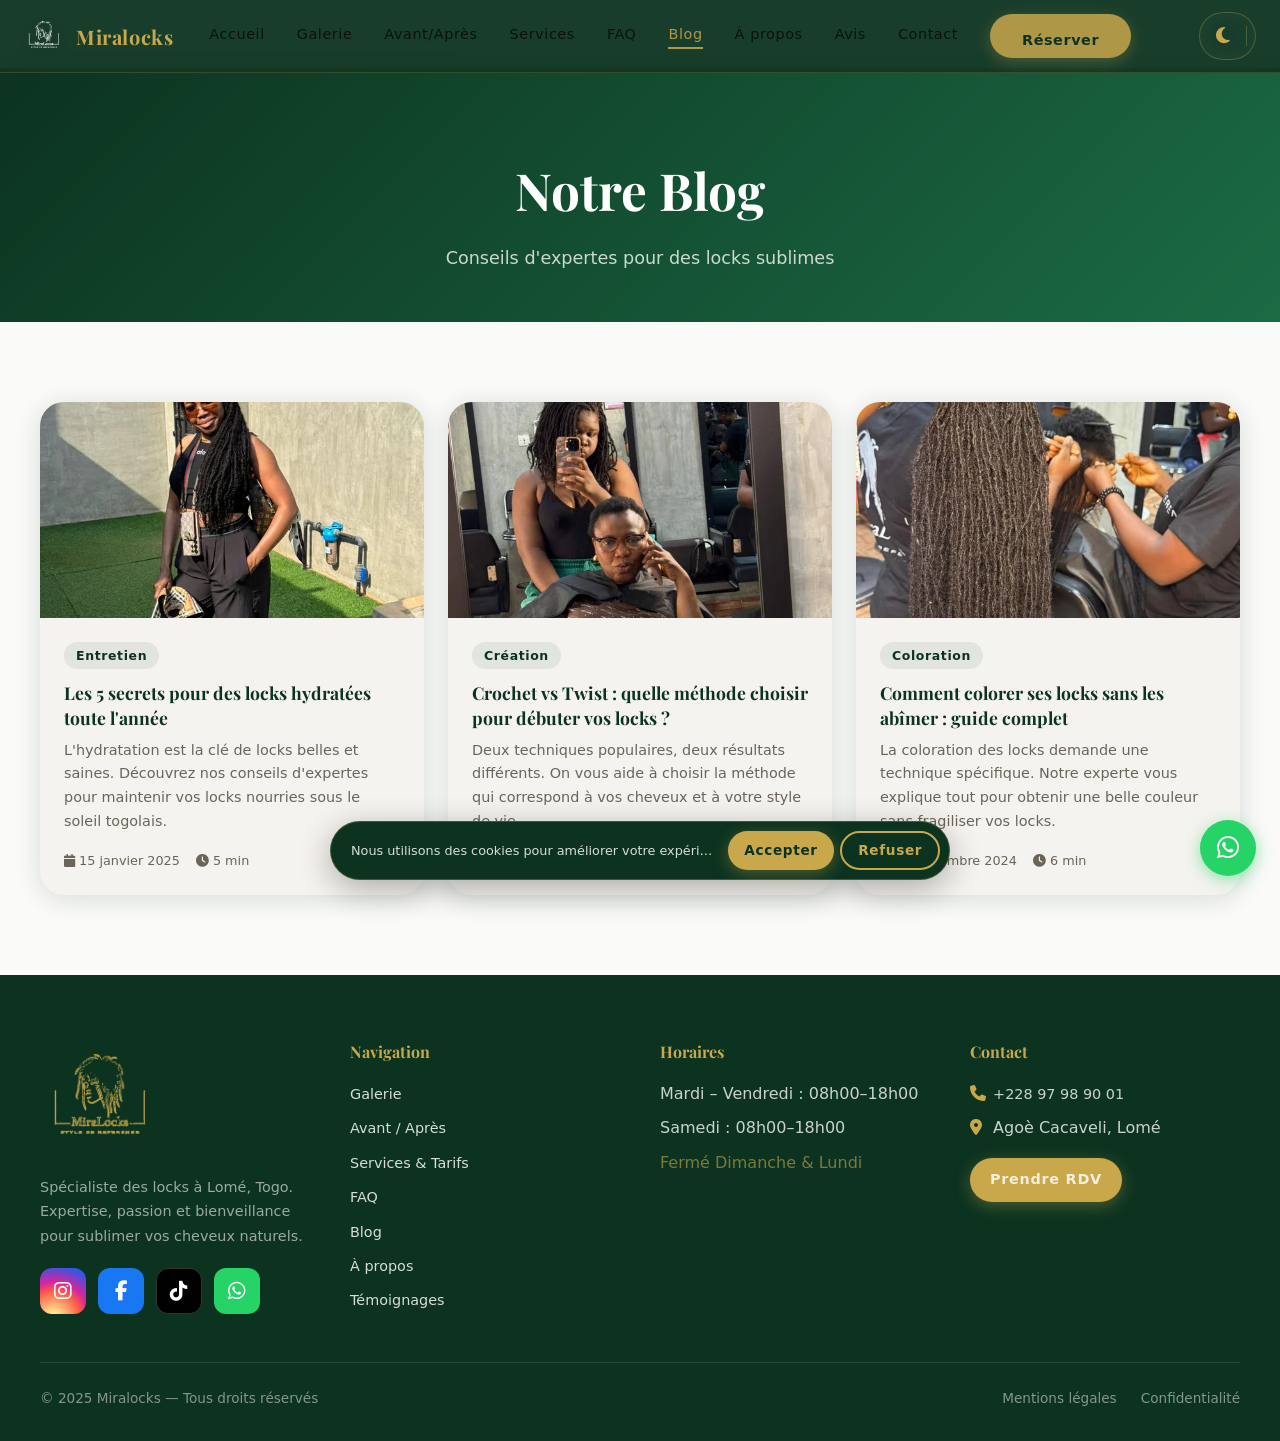
<file: blog.html>
<!DOCTYPE html>
<html lang="fr">

<head>
    <meta charset="UTF-8">
    <meta name="viewport" content="width=device-width, initial-scale=1.0, viewport-fit=cover">
    <meta name="theme-color" content="#0C3320">
    <title>Blog | Miralocks Lomé</title>
    <meta name="description"
        content="Conseils, astuces et actualités sur les locks et les cheveux naturels. Blog de Miralocks, Lomé, Togo.">
    <meta name="robots" content="index, follow">
    <meta property="og:title" content="Blog | Miralocks Lomé">
    <meta property="og:description"
        content="Conseils, astuces et actualités sur les locks et les cheveux naturels. Blog de Miralocks, Lomé, Togo.">
    <meta property="og:type" content="website">
    <meta property="og:locale" content="fr_TG">
    <meta name="geo.region" content="TG">
    <meta name="geo.placename" content="Lomé, Togo">
    <link rel="canonical" href="https://miralocks.com/blog.html">
    <link rel="preconnect" href="https://fonts.googleapis.com">
    <link rel="preconnect" href="https://fonts.gstatic.com" crossorigin>
    <link rel="preconnect" href="https://mspgaewvgbaotclnhjvw.supabase.co">
    <link rel="dns-prefetch" href="https://cdnjs.cloudflare.com">
    <link rel="stylesheet"
        href="https://fonts.googleapis.com/css2?family=Playfair+Display:wght@400;600;700;900&display=swap">
    <link rel="stylesheet" href="https://cdnjs.cloudflare.com/ajax/libs/font-awesome/6.5.0/css/all.min.css"
        crossorigin="anonymous">
    <link rel="stylesheet" href="css/styles.css">

    <link rel="icon" type="image/x-icon" href="assets/favicon.ico">
    <link rel="icon" type="image/png" sizes="32x32" href="assets/favicon-32.png">
    <link rel="icon" type="image/png" sizes="16x16" href="assets/favicon-16.png">
    <link rel="apple-touch-icon" href="assets/apple-touch-icon.png">
    <link rel="manifest" href="manifest.json">
    <script>
        // Critical: masquer FOUC
        document.documentElement.style.visibility = 'hidden';
        window.addEventListener('DOMContentLoaded', () => document.documentElement.style.visibility = '');
    </script>
    <!-- Open Graph / WhatsApp preview -->
    <meta property="og:type" content="website">
    <meta property="og:site_name" content="Miralocks">
    <meta property="og:image" content="https://miralocks.com/assets/og-image.jpg">
    <meta property="og:image:width" content="1200">
    <meta property="og:image:height" content="630">
    <meta property="og:image:type" content="image/jpeg">
    <meta name="twitter:card" content="summary_large_image">
    <meta name="twitter:image" content="https://miralocks.com/assets/og-image.jpg">
    <script src="js/seo-meta.js"></script>
</head>

<body>
    <a href="#main" class="skip-link">Aller au contenu</a>
    <div id="page-loader" role="status" aria-label="Chargement">
        <div class="loader-logo"></div>
    </div>
    <nav class="nav" role="navigation" aria-label="Navigation principale">
        <a href="index.html" class="nav-logo" aria-label="Miralocks — Accueil">
            <picture>
                <source srcset="assets/logo-transparent.webp" type="image/webp">
                <img src="assets/logo-transparent.png" alt="Logo Miralocks" width="40" height="40"
                    loading="eager" fetchpriority="high">
            </picture>
            <span>Miralocks</span>
        </a>
        <div class="nav-links" id="nav-links" role="menu">
            <a href="index.html" class="">Accueil</a>
            <a href="gallery.html" class="">Galerie</a>
            <a href="avant-apres.html" class="">Avant/Après</a>
            <a href="services.html" class="">Services</a>
            <a href="faq.html" class="">FAQ</a>
            <a href="blog.html" class="active">Blog</a>
            <a href="about.html" class="">À propos</a>
            <a href="avis.html" class="">Avis</a>
            <a href="contact.html" class="">Contact</a>
            <a href="rendezvous.html" class="btn btn-or nav-cta">Réserver</a>
        </div>
        <div class="nav-actions">
            <button id="theme-toggle" class="theme-toggle" aria-label="Changer le thème">
                <i class="fas fa-moon"></i>
            </button>
            <span class="nav-divider"></span>
            <button class="hamburger" aria-label="Menu" aria-expanded="false" aria-controls="nav-links">
                <span></span><span></span><span></span>
            </button>
        </div>
    </nav>
    <div class="page-pad"></div>


    <div class="page-hero" id="main">
        <h1 class="fade-in">Notre Blog</h1>
        <p class="fade-in">Conseils d'expertes pour des locks sublimes</p>
    </div>

    <section class="section" aria-label="Articles de blog">
        <div class="container">
            <div class="blog-grid" id="blog-grid">
                <article class="blog-card fade-in">
                    <div class="blog-img-wrap">
                        <picture>
                            <source srcset="images/blog1.webp" type="image/webp">
                            <img src="images/blog1.jpg" alt="Entretien des locks — conseils Miralocks" loading="lazy"
                                decoding="async" width="800" height="450" class="blog-img">
                        </picture>
                    </div>
                    <div class="blog-content">
                        <span class="blog-tag">Entretien</span>
                        <h2 class="blog-title">Les 5 secrets pour des locks hydratées toute l'année</h2>
                        <p class="blog-excerpt">L'hydratation est la clé de locks belles et saines. Découvrez nos
                            conseils d'expertes pour maintenir vos locks nourries sous le soleil togolais.</p>
                        <div class="blog-meta"><span><i class="fas fa-calendar"></i> 15 janvier 2025</span><span><i
                                    class="fas fa-clock"></i> 5 min</span></div>
                    </div>
                </article>
                <article class="blog-card fade-in fade-in-delay-1">
                    <div class="blog-img-wrap">
                        <picture>
                            <source srcset="images/blog2.webp" type="image/webp">
                            <img src="images/blog2.jpg" alt="Création de locks — guide complet Miralocks" loading="lazy"
                                decoding="async" width="800" height="450" class="blog-img">
                        </picture>
                    </div>
                    <div class="blog-content">
                        <span class="blog-tag">Création</span>
                        <h2 class="blog-title">Crochet vs Twist : quelle méthode choisir pour débuter vos locks ?</h2>
                        <p class="blog-excerpt">Deux techniques populaires, deux résultats différents. On vous aide à
                            choisir la méthode qui correspond à vos cheveux et à votre style de vie.</p>
                        <div class="blog-meta"><span><i class="fas fa-calendar"></i> 8 décembre 2024</span><span><i
                                    class="fas fa-clock"></i> 7 min</span></div>
                    </div>
                </article>
                <article class="blog-card fade-in fade-in-delay-2">
                    <div class="blog-img-wrap">
                        <picture>
                            <source srcset="images/blog3.webp" type="image/webp">
                            <img src="images/blog3.jpg" alt="Coloration locks naturelle — Miralocks"
                                loading="lazy" decoding="async" width="800" height="450" class="blog-img">
                        </picture>
                    </div>
                    <div class="blog-content">
                        <span class="blog-tag">Coloration</span>
                        <h2 class="blog-title">Comment colorer ses locks sans les abîmer : guide complet</h2>
                        <p class="blog-excerpt">La coloration des locks demande une technique spécifique. Notre experte
                            vous explique tout pour obtenir une belle couleur sans fragiliser vos locks.</p>
                        <div class="blog-meta"><span><i class="fas fa-calendar"></i> 22 novembre 2024</span><span><i
                                    class="fas fa-clock"></i> 6 min</span></div>
                    </div>
                </article>

                <!-- Article complet popup -->
                <div id="article-modal"
                    style="display:none;position:fixed;inset:0;z-index:99999;background:rgba(0,0,0,.85);overflow-y:auto;padding:2rem 1rem"
                    onclick="if(event.target===this)closeArticle()">
                    <div style="max-width:720px;margin:2rem auto;background:#fff;border-radius:16px;overflow:hidden">
                        <button onclick="closeArticle()"
                            style="float:right;margin:.75rem;width:40px;height:40px;border-radius:50%;background:rgba(12,51,32,.1);border:none;cursor:pointer;font-size:1.1rem;color:#0C3320">✕</button>
                        <div id="article-content" style="padding:2rem;clear:both"></div>
                    </div>
                </div>
            </div>
    </section>
    <script src="js/supabase.js"></script>
    <script>
        async function loadBlogPublic() {
            try {
                const posts = await sb.blog.list(true);
                if (!posts || !posts.length) return;
                const grid = document.getElementById('blog-grid');
                const fmt = d => new Date(d).toLocaleDateString('fr-FR', { day: 'numeric', month: 'long', year: 'numeric' });
                const cards = posts.map(p => {
                    const div = document.createElement('article');
                    div.className = 'blog-card fade-in visible';
                    div.style.cursor = 'pointer';
                    div.onclick = () => openArticle(p);
                    div.innerHTML = `
        ${p.photo_url
                            ? `<div class="blog-img-wrap"><img src="${p.photo_url}" alt="${p.titre}" loading="lazy" class="blog-img"></div>`
                            : `<div class="blog-img-wrap" style="background:linear-gradient(135deg,#0C3320,#C9A84C);display:flex;align-items:center;justify-content:center"><i class="fas fa-feather" style="font-size:3rem;color:rgba(255,255,255,.4)"></i></div>`}
        <div class="blog-content">
          <span class="blog-tag">${p.categorie || 'Blog'}</span>
          <h2 class="blog-title">${p.titre}</h2>
          <p class="blog-excerpt">${p.extrait || (p.contenu || '').slice(0, 150) + '…'}</p>
          <div class="blog-meta"><span><i class="fas fa-calendar"></i> ${fmt(p.created_at)}</span><span style="color:#C9A84C;font-weight:600">Lire →</span></div>
        </div>`;
                    return div;
                });
                cards.forEach(el => grid.appendChild(el));
            } catch (e) { console.warn('Blog Supabase:', e.message); }
        }
        function openArticle(p) {
            const fmt = d => new Date(d).toLocaleDateString('fr-FR', { day: 'numeric', month: 'long', year: 'numeric' });
            document.getElementById('article-content').innerHTML = `
    ${p.photo_url ? `<img src="${p.photo_url}" alt="${p.titre}" style="width:100%;border-radius:8px;margin-bottom:1.5rem;max-height:320px;object-fit:cover">` : ''}
    <span style="background:#0C3320;color:#fff;padding:.3rem .8rem;border-radius:999px;font-size:.8rem;font-weight:600">${p.categorie || 'Blog'}</span>
    <h1 style="color:#0C3320;margin:1rem 0 .5rem;font-size:1.6rem">${p.titre}</h1>
    <p style="color:#6B6459;font-size:.85rem;margin-bottom:1.5rem"><i class="fas fa-calendar"></i> ${fmt(p.created_at)}</p>
    <div style="color:#333;line-height:1.8">${(p.contenu || '').replace(/\n/g, '<br>')}</div>`;
            document.getElementById('article-modal').style.display = 'block';
            document.body.style.overflow = 'hidden';
        }
        function closeArticle() {
            document.getElementById('article-modal').style.display = 'none';
            document.body.style.overflow = '';
        }
        document.addEventListener('keydown', e => { if (e.key === 'Escape') closeArticle(); });
        loadBlogPublic();
    </script>

    <a href="https://wa.me/22897989001" class="whatsapp-float" aria-label="Contacter sur WhatsApp" target="_blank"
        rel="noopener"><i class="fab fa-whatsapp"></i></a>
    <div class="cookie-banner" role="dialog" aria-label="Cookies">
        <p class="cookie-text">Nous utilisons des cookies pour améliorer votre expérience. <a
                href="confidentialite.html">En savoir plus</a></p>
        <div class="cookie-btns">
            <button class="btn btn-or cookie-accept" style="padding:.4rem 1rem;font-size:.85rem">Accepter</button>
            <button class="btn btn-vert cookie-refuse" style="padding:.4rem 1rem;font-size:.85rem">Refuser</button>
        </div>
    </div>
    <footer class="footer">
        <div class="footer-grid">
            <div>
                <div class="footer-logo">
                    <picture>
                        <source srcset="assets/logo-or.avif" type="image/avif">
                        <source srcset="assets/logo-or.webp" type="image/webp"><img src="assets/logo-or.png"
                            alt="Logo Miralocks" width="120" height="120" loading="lazy"
                            style="filter:none;width:120px;height:auto">
                    </picture>
                </div>
                <p class="footer-desc">Spécialiste des locks à Lomé, Togo. Expertise, passion et bienveillance pour
                    sublimer vos cheveux naturels.</p>
                <div class="footer-socials" style="margin-top:1.25rem">
                    <a href="https://www.instagram.com/institut_Miralocks" target="_blank" rel="noopener"
                        class="social-btn instagram" aria-label="Instagram"><i class="fab fa-instagram"></i></a>
                    <a href="https://www.facebook.com/mira.lachocote" target="_blank" rel="noopener"
                        class="social-btn facebook" aria-label="Facebook"><i class="fab fa-facebook-f"></i></a>
                    <a href="https://www.tiktok.com/@institut_mira_locks228" target="_blank" rel="noopener"
                        class="social-btn tiktok" aria-label="TikTok"><i class="fab fa-tiktok"></i></a>
                    <a href="https://wa.me/22897989001" target="_blank" rel="noopener" class="social-btn whatsapp"
                        aria-label="WhatsApp"><i class="fab fa-whatsapp"></i></a>
                </div>
            </div>
            <div>
                <h3 class="footer-heading">Navigation</h3>
                <ul class="footer-links">
                    <li><a href="gallery.html">Galerie</a></li>
                    <li><a href="avant-apres.html">Avant / Après</a></li>
                    <li><a href="services.html">Services & Tarifs</a></li>
                    <li><a href="faq.html">FAQ</a></li>
                    <li><a href="blog.html">Blog</a></li>
                    <li><a href="about.html">À propos</a></li>
                    <li><a href="avis.html">Témoignages</a></li>
                </ul>
            </div>
            <div>
                <h3 class="footer-heading">Horaires</h3>
                <ul class="footer-links">
                    <li>Mardi – Vendredi : 08h00–18h00</li>
                    <li>Samedi : 08h00–18h00</li>
                    <li style="color:rgba(201,168,76,.6);margin-top:.5rem">Fermé Dimanche & Lundi</li>
                </ul>
            </div>
            <div>
                <h3 class="footer-heading">Contact</h3>
                <ul class="footer-links">
                    <li><i class="fas fa-phone" style="color:var(--or);width:18px"></i> <a href="tel:+22897989001" style="color:inherit;text-decoration:none;">+228 97 98 90 01</a></li>
                    <li><i class="fas fa-map-marker-alt" style="color:var(--or);width:18px"></i> Agoè Cacaveli, Lomé
                    </li>
                    <li style="margin-top:1rem"><a href="rendezvous.html" class="btn btn-or"
                            style="padding:.5rem 1.25rem;font-size:.9rem">Prendre RDV</a></li>
                </ul>
            </div>
        </div>
        <div class="footer-bottom">
            <span>© 2025 Miralocks — Tous droits réservés</span>
            <div style="display:flex;gap:1.5rem;flex-wrap:wrap">
                <a href="mentions-legales.html">Mentions légales</a>
                <a href="confidentialite.html">Confidentialité</a>
            </div>
        </div>
    </footer>
    <script src="js/main.js" defer></script>
    <script src="js/register-sw.js" defer></script>
</body>

</html>
</file>
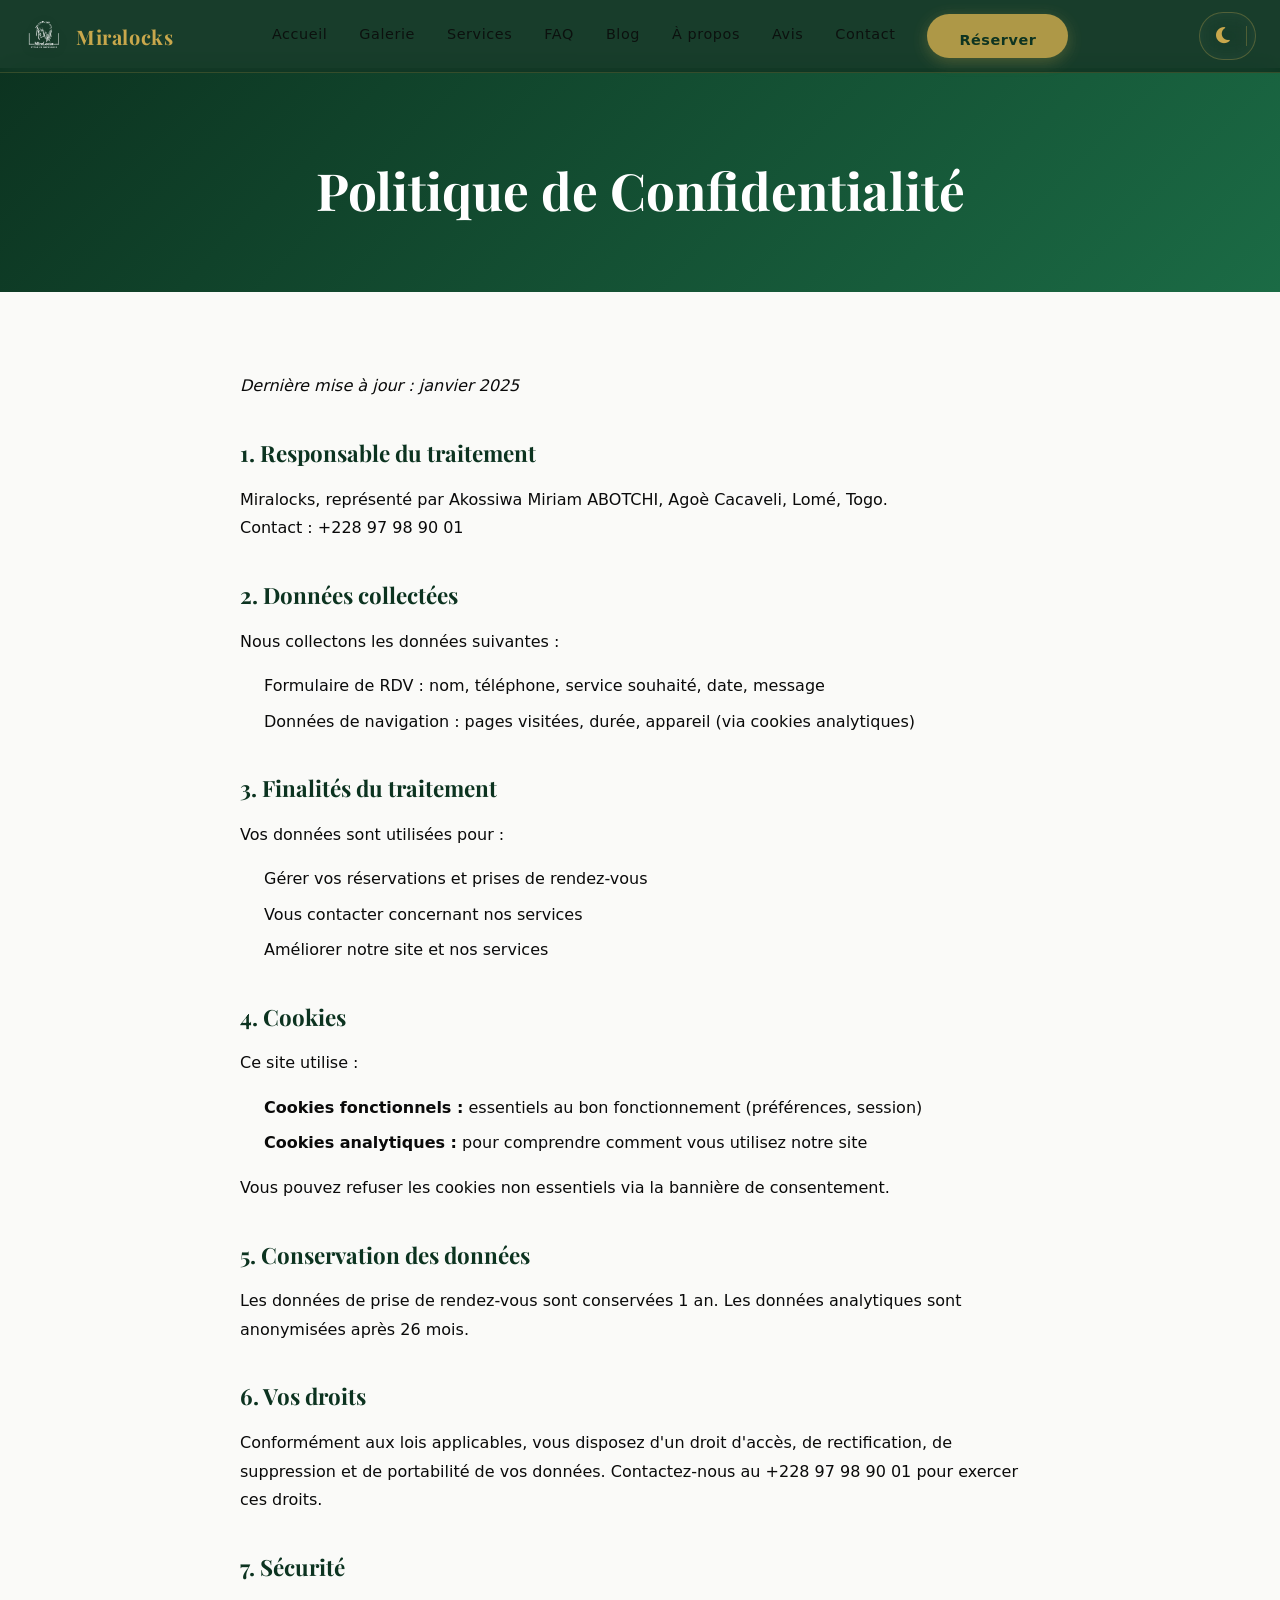
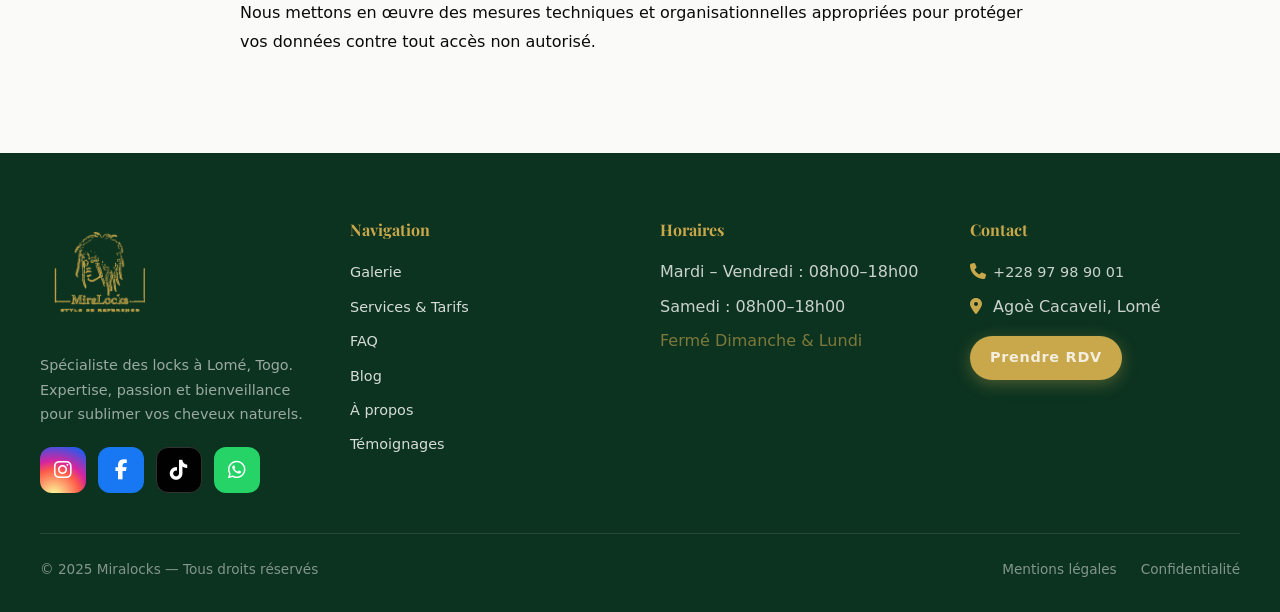
<file: confidentialite.html>
<!DOCTYPE html>
<html lang="fr">

<head>
  <meta charset="UTF-8">
  <meta name="viewport" content="width=device-width, initial-scale=1.0, viewport-fit=cover">
  <meta name="theme-color" content="#0C3320">
  <title>Politique de confidentialité | Miralocks</title>
  <meta name="description"
    content="Politique de confidentialité et gestion des données personnelles de Miralocks.">
  <meta name="robots" content="index, follow">
  <meta property="og:title" content="Politique de confidentialité | Miralocks">
  <meta property="og:description"
    content="Politique de confidentialité et gestion des données personnelles de Miralocks.">
  <meta property="og:type" content="website">
  <meta property="og:locale" content="fr_TG">
  <meta name="geo.region" content="TG">
  <meta name="geo.placename" content="Lomé, Togo">
  <link rel="canonical" href="https://miralocks.com/confidentialite.html">
  <link rel="preconnect" href="https://fonts.googleapis.com">
  <link rel="preconnect" href="https://fonts.gstatic.com" crossorigin>
  <link rel="preconnect" href="https://mspgaewvgbaotclnhjvw.supabase.co">
  <link rel="dns-prefetch" href="https://cdnjs.cloudflare.com">
  <link rel="stylesheet"
    href="https://fonts.googleapis.com/css2?family=Playfair+Display:wght@400;600;700;900&display=swap">
  <link rel="stylesheet" href="https://cdnjs.cloudflare.com/ajax/libs/font-awesome/6.5.0/css/all.min.css"
    crossorigin="anonymous">
  <link rel="stylesheet" href="css/styles.css">

  <link rel="icon" type="image/x-icon" href="assets/favicon.ico">
  <link rel="icon" type="image/png" sizes="32x32" href="assets/favicon-32.png">
  <link rel="icon" type="image/png" sizes="16x16" href="assets/favicon-16.png">
  <link rel="apple-touch-icon" href="assets/apple-touch-icon.png">
  <link rel="manifest" href="manifest.json">
  <script>
    // Critical: masquer FOUC
    document.documentElement.style.visibility = 'hidden';
    window.addEventListener('DOMContentLoaded', () => document.documentElement.style.visibility = '');
  </script>
  <!-- Open Graph / WhatsApp preview -->
  <meta property="og:type" content="website">
  <meta property="og:site_name" content="Miralocks">
  <meta property="og:image" content="https://miralocks.com/assets/og-image.jpg">
  <meta property="og:image:width" content="1200">
  <meta property="og:image:height" content="630">
  <meta property="og:image:type" content="image/jpeg">
  <meta name="twitter:card" content="summary_large_image">
  <meta name="twitter:image" content="https://miralocks.com/assets/og-image.jpg">
  <script src="js/seo-meta.js"></script>
</head>

<body>
  <a href="#main" class="skip-link">Aller au contenu</a>
  <div id="page-loader" role="status" aria-label="Chargement">
    <div class="loader-logo"></div>
  </div>
  <nav class="nav" role="navigation" aria-label="Navigation principale">
    <a href="index.html" class="nav-logo" aria-label="Miralocks — Accueil">
      <picture>
        <source srcset="assets/logo-transparent.webp" type="image/webp">
        <img src="assets/logo-transparent.png" alt="Logo Miralocks" width="40" height="40" loading="eager"
          fetchpriority="high">
      </picture>
      <span>Miralocks</span>
    </a>
    <div class="nav-links" id="nav-links" role="menu">
      <a href="index.html" class="">Accueil</a>
      <a href="gallery.html" class="">Galerie</a>
      <a href="services.html" class="">Services</a>
      <a href="faq.html" class="">FAQ</a>
      <a href="blog.html" class="">Blog</a>
      <a href="about.html" class="">À propos</a>
      <a href="avis.html" class="">Avis</a>
      <a href="contact.html" class="">Contact</a>
      <a href="rendezvous.html" class="btn btn-or nav-cta">Réserver</a>
    </div>
    <div class="nav-actions">
      <button id="theme-toggle" class="theme-toggle" aria-label="Changer le thème">
        <i class="fas fa-moon"></i>
      </button>
      <span class="nav-divider"></span>
      <button class="hamburger" aria-label="Menu" aria-expanded="false" aria-controls="nav-links">
        <span></span><span></span><span></span>
      </button>
    </div>
  </nav>
  <div class="page-pad"></div>

  <div class="page-hero" id="main">
    <h1>Politique de Confidentialité</h1>
  </div>

  <section class="section">
    <div class="legal-content">
      <p><em>Dernière mise à jour : janvier 2025</em></p>

      <h2>1. Responsable du traitement</h2>
      <p>Miralocks, représenté par Akossiwa Miriam ABOTCHI, Agoè Cacaveli, Lomé, Togo.<br>Contact : +228 97 98
        90 01</p>

      <h2>2. Données collectées</h2>
      <p>Nous collectons les données suivantes :</p>
      <ul>
        <li>Formulaire de RDV : nom, téléphone, service souhaité, date, message</li>
        <li>Données de navigation : pages visitées, durée, appareil (via cookies analytiques)</li>
      </ul>

      <h2>3. Finalités du traitement</h2>
      <p>Vos données sont utilisées pour :</p>
      <ul>
        <li>Gérer vos réservations et prises de rendez-vous</li>
        <li>Vous contacter concernant nos services</li>
        <li>Améliorer notre site et nos services</li>
      </ul>

      <h2>4. Cookies</h2>
      <p>Ce site utilise :</p>
      <ul>
        <li><strong>Cookies fonctionnels :</strong> essentiels au bon fonctionnement (préférences, session)</li>
        <li><strong>Cookies analytiques :</strong> pour comprendre comment vous utilisez notre site</li>
      </ul>
      <p>Vous pouvez refuser les cookies non essentiels via la bannière de consentement.</p>

      <h2>5. Conservation des données</h2>
      <p>Les données de prise de rendez-vous sont conservées 1 an. Les données analytiques sont anonymisées après 26
        mois.</p>

      <h2>6. Vos droits</h2>
      <p>Conformément aux lois applicables, vous disposez d'un droit d'accès, de rectification, de suppression et de
        portabilité de vos données. Contactez-nous au <a href="tel:+22897989001" style="color:inherit;text-decoration:none;">+228 97 98 90 01</a> pour exercer ces droits.</p>

      <h2>7. Sécurité</h2>
      <p>Nous mettons en œuvre des mesures techniques et organisationnelles appropriées pour protéger vos données contre
        tout accès non autorisé.</p>
    </div>
  </section>

  <footer class="footer">
    <div class="footer-grid">
      <div>
        <div class="footer-logo">
          <picture>
            <source srcset="assets/logo-or.avif" type="image/avif">
            <source srcset="assets/logo-or.webp" type="image/webp"><img src="assets/logo-or.png"
              alt="Logo Miralocks" width="120" height="120" loading="lazy"
              style="filter:none;width:120px;height:auto">
          </picture>
        </div>
        <p class="footer-desc">Spécialiste des locks à Lomé, Togo. Expertise, passion et bienveillance pour sublimer vos
          cheveux naturels.</p>
        <div class="footer-socials" style="margin-top:1.25rem">
          <a href="https://www.instagram.com/institut_Miralocks" target="_blank" rel="noopener"
            class="social-btn instagram" aria-label="Instagram"><i class="fab fa-instagram"></i></a>
          <a href="https://www.facebook.com/mira.lachocote" target="_blank" rel="noopener" class="social-btn facebook"
            aria-label="Facebook"><i class="fab fa-facebook-f"></i></a>
          <a href="https://www.tiktok.com/@institut_mira_locks228" target="_blank" rel="noopener"
            class="social-btn tiktok" aria-label="TikTok"><i class="fab fa-tiktok"></i></a>
          <a href="https://wa.me/22897989001" target="_blank" rel="noopener" class="social-btn whatsapp"
            aria-label="WhatsApp"><i class="fab fa-whatsapp"></i></a>
        </div>
      </div>
      <div>
        <h3 class="footer-heading">Navigation</h3>
        <ul class="footer-links">
          <li><a href="gallery.html">Galerie</a></li>
          <li><a href="services.html">Services & Tarifs</a></li>
          <li><a href="faq.html">FAQ</a></li>
          <li><a href="blog.html">Blog</a></li>
          <li><a href="about.html">À propos</a></li>
          <li><a href="avis.html">Témoignages</a></li>
        </ul>
      </div>
      <div>
        <h3 class="footer-heading">Horaires</h3>
        <ul class="footer-links">
          <li>Mardi – Vendredi : 08h00–18h00</li>
          <li>Samedi : 08h00–18h00</li>
          <li style="color:rgba(201,168,76,.6);margin-top:.5rem">Fermé Dimanche & Lundi</li>
        </ul>
      </div>
      <div>
        <h3 class="footer-heading">Contact</h3>
        <ul class="footer-links">
          <li><i class="fas fa-phone" style="color:var(--or);width:18px"></i> <a href="tel:+22897989001" style="color:inherit;text-decoration:none;">+228 97 98 90 01</a></li>
          <li><i class="fas fa-map-marker-alt" style="color:var(--or);width:18px"></i> Agoè Cacaveli, Lomé</li>
          <li style="margin-top:1rem"><a href="rendezvous.html" class="btn btn-or"
              style="padding:.5rem 1.25rem;font-size:.9rem">Prendre RDV</a></li>
        </ul>
      </div>
    </div>
    <div class="footer-bottom">
      <span>© 2025 Miralocks — Tous droits réservés</span>
      <div style="display:flex;gap:1.5rem;flex-wrap:wrap">
        <a href="mentions-legales.html">Mentions légales</a>
        <a href="confidentialite.html">Confidentialité</a>
      </div>
    </div>
  </footer>
  <script src="js/main.js" defer></script>
  <script src="js/register-sw.js" defer></script>
</body>

</html>
</file>
<file: css/styles.css>
/* ============================================================
   Miralocks — CSS Optimisé (styles.css + optimize.css fusionnés)
   Version: 2.0 | Optimisé pour performance maximale
   ============================================================ */

/* ── Variables ─────────────────────────────────────────────── */
:root {
  --vert: #0C3320;
  --vert-clair: #1B6B45;
  --or: #C9A84C;
  --or-clair: #E8D080;
  --blanc: #FAFAF8;
  --noir: #0A0A0A;
  --gris: #F5F3EF;
  --gris-fonce: #6B6459;
  --texte-clair: #FAFAF8;
  --ombre: 0 4px 24px rgba(12, 51, 32, .15);
  --ombre-lg: 0 12px 48px rgba(12, 51, 32, .22);
  --rayon: 12px;
  --rayon-lg: 24px;
  --transition: .25s cubic-bezier(.4, 0, .2, 1);
  --safe-top: env(safe-area-inset-top, 0px);
  --safe-bot: env(safe-area-inset-bottom, 0px);
  --safe-left: env(safe-area-inset-left, 0px);
  --safe-right: env(safe-area-inset-right, 0px);
  --footer-bg: #0C3320;
  --texte-titre: #0C3320;
}

/* ── Thème Sombre ─────────────────────────────────────────── */
[data-theme="dark"] {
  --vert: #061a10;
  --vert-clair: #0c3320;
  --noir: #FAFAF8;
  --blanc: #121212;
  --gris: #1e1e1e;
  --gris-fonce: #a0a0a0;
  --texte-clair: #121212;
  --ombre: 0 4px 24px rgba(0, 0, 0, .5);
  --ombre-lg: 0 12px 48px rgba(0, 0, 0, .7);
  --footer-bg: #061a10;
  --texte-titre: var(--or);
}


/* ── Reset & Base ───────────────────────────────────────────── */
*,
*::before,
*::after {
  box-sizing: border-box;
  margin: 0;
  padding: 0;
}

html {
  scroll-behavior: smooth;
  -webkit-text-size-adjust: 100%;
  text-size-adjust: 100%;
  overflow-x: hidden;
}

body {
  font-family: 'Outfit', 'Inter', system-ui, sans-serif;
  background: var(--blanc);
  color: var(--noir);
  line-height: 1.65;
  overflow-x: hidden;
  padding-top: var(--safe-top);
  padding-bottom: var(--safe-bot);
  -webkit-font-smoothing: antialiased;
}

h1, h2, h3, h4, h5, h6, .nav-logo, .hero h1 em, .card-title, .stat-number {
  font-family: 'Playfair Display', Georgia, serif;
}

img,
video {
  max-width: 100%;
  height: auto;
  display: block;
}

a {
  color: inherit;
  text-decoration: none;
}

ul {
  list-style: none;
}

button,
input,
select,
textarea {
  font: inherit;
  border: none;
  outline: none;
  background: transparent;
}

/* ── Mobile base ────────────────────────────────────────────── */
/* Empêche le zoom auto sur les inputs iOS */
@media (max-width: 768px) {

  input,
  select,
  textarea {
    font-size: 16px !important;
  }
}

/* Touch targets min 44×44px — uniquement boutons, pas tous les liens */
button,
[role="button"] {
  min-height: 44px;
  min-width: 44px;
}

/* Pour les liens de navigation et boutons d'action */
.btn,
.hamburger,
.nav-cta,
.whatsapp-float,
.cookie-accept,
.cookie-refuse {
  min-height: 44px;
}

/* Supprime le flash bleu au tap sur mobile */
* {
  -webkit-tap-highlight-color: transparent;
}

/* ── Skip Link ──────────────────────────────────────────────── */
.skip-link {
  position: absolute;
  top: -999px;
  left: -999px;
  background: var(--vert);
  color: #fff;
  padding: .5rem 1rem;
  z-index: 9999;
  border-radius: 0 0 var(--rayon) 0;
  transition: top var(--transition), left var(--transition);
}

.skip-link:focus {
  top: 0;
  left: 0;
}

/* ── Loader ─────────────────────────────────────────────────── */
#page-loader {
  position: fixed;
  inset: 0;
  background: var(--vert);
  display: flex;
  align-items: center;
  justify-content: center;
  z-index: 9999;
  transition: opacity .4s ease, visibility .4s ease;
}

#page-loader.hidden {
  opacity: 0;
  visibility: hidden;
  pointer-events: none;
}

.loader-logo {
  width: 80px;
  height: 80px;
  border: 3px solid rgba(201, 168, 76, .3);
  border-top-color: var(--or);
  border-radius: 50%;
  animation: spin .8s linear infinite;
}

@keyframes spin {
  to {
    transform: rotate(360deg);
  }
}

/* ── Navigation ─────────────────────────────────────────────── */
.nav {
  position: fixed;
  top: 0;
  left: 0;
  right: 0;
  z-index: 1000;
  background: rgba(12, 51, 32, .95);
  backdrop-filter: blur(12px);
  -webkit-backdrop-filter: blur(12px);
  border-bottom: 1px solid rgba(201, 168, 76, .2);
  padding: .75rem calc(max(1.5rem, var(--safe-left)));
  display: flex;
  align-items: center;
  justify-content: space-between;
  transition: background var(--transition), padding var(--transition);
  will-change: transform;
}

.nav.scrolled {
  background: rgba(12, 51, 32, .98);
  padding-block: .5rem;
}

.nav-logo {
  display: flex;
  align-items: center;
  gap: .75rem;
  font-size: 1.25rem;
  font-weight: 700;
  color: var(--or);
  letter-spacing: .03em;
}

.nav-logo img {
  width: 40px;
  height: 40px;
  object-fit: contain;
  filter: drop-shadow(0 2px 4px rgba(0, 0, 0, .3));
}

.nav-links {
  display: flex;
  align-items: center;
  gap: 2rem;
}

.nav-links a {
  color: var(--noir);
  opacity: 0.85;
  font-size: .9rem;
  font-weight: 500;
  letter-spacing: .04em;
  position: relative;
  padding-bottom: 3px;
  transition: color var(--transition);
}

[data-theme="dark"] .nav-links a {
  color: #fff;
}

.nav-links a::after {
  content: '';
  position: absolute;
  bottom: 0;
  left: 0;
  right: 0;
  height: 2px;
  background: var(--or);
  transform: scaleX(0);
  transform-origin: right;
  transition: transform var(--transition);
}

.nav-links a:hover,
.nav-links a.active {
  color: var(--or);
}

.nav-links a:hover::after,
.nav-links a.active::after {
  transform: scaleX(1);
  transform-origin: left;
}

.nav-cta {
  background: var(--or);
  color: var(--vert) !important;
  padding: .45rem 1.2rem;
  border-radius: 999px;
  font-weight: 700 !important;
  transition: background var(--transition), transform var(--transition), box-shadow var(--transition) !important;
}

.nav-cta:hover {
  background: var(--or-clair) !important;
  transform: translateY(-1px);
  box-shadow: 0 4px 12px rgba(201, 168, 76, .4);
}

.nav-cta::after {
  display: none !important;
}

/* ── Nav Actions (Pill) ─────────────────────────────────────── */
.nav-actions {
  display: flex;
  align-items: center;
  background: rgba(255, 255, 255, 0.05);
  backdrop-filter: blur(10px);
  -webkit-backdrop-filter: blur(10px);
  border: 1px solid rgba(201, 168, 76, 0.3);
  border-radius: 999px;
  padding: 4px;
  margin-left: 2rem;
  transition: all var(--transition);
}

.nav-actions:hover {
  border-color: rgba(201, 168, 76, 0.6);
  background: rgba(255, 255, 255, 0.08);
  box-shadow: 0 0 15px rgba(201, 168, 76, 0.15);
}

.nav-divider {
  width: 1px;
  height: 20px;
  background: rgba(201, 168, 76, 0.3);
  margin: 0 4px;
}

.nav-home-btn {
  width: 38px;
  height: 38px;
  min-width: 38px !important;
  min-height: 38px !important;
  padding: 0;
  display: flex !important;
  align-items: center;
  justify-content: center;
  color: #fff;
  border-radius: 50%;
  transition: all var(--transition);
  font-size: 1rem;
}

.nav-home-btn:hover {
  background: rgba(201, 168, 76, .15);
  color: var(--or);
  transform: scale(1.05);
}

.theme-toggle {
  display: flex;
  align-items: center;
  justify-content: center;
  width: 38px;
  height: 38px;
  min-width: 38px !important;
  min-height: 38px !important;
  padding: 0;
  border-radius: 50%;
  color: var(--or);
  cursor: pointer;
  transition: all 0.4s cubic-bezier(.4, 0, .2, 1);
  margin: 0;
}

.theme-toggle:hover {
  background: rgba(201, 168, 76, 0.12);
  transform: rotate(15deg) scale(1.1);
}

.theme-toggle i {
  font-size: 1.15rem;
}

[data-theme="dark"] .fa-moon {
  display: none;
}

[data-theme="light"] .fa-sun {
  display: none;
}

html:not([data-theme="dark"]) .fa-sun {
  display: none;
}

[data-theme="dark"] .fa-sun {
  display: inline-block;
}

/* Hamburger intégré */
.hamburger {
  display: none;
  /* Visible via media query */
  flex-direction: column;
  justify-content: center;
  gap: 5px;
  width: 38px;
  height: 38px;
  min-width: 38px !important;
  min-height: 38px !important;
  padding: 0;
  margin: 0;
  cursor: pointer;
  background: none;
  border: none;
  z-index: 1200;
  position: relative;
}

.hamburger span {
  display: block;
  width: 22px;
  height: 2px;
  background: var(--or);
  border-radius: 2px;
  transition: transform .3s ease, opacity .3s ease;
  transform-origin: center;
}

.hamburger.open span:nth-child(1) {
  transform: translateY(7px) rotate(45deg);
}

.hamburger.open span:nth-child(2) {
  opacity: 0;
  transform: scaleX(0);
}

.hamburger.open span:nth-child(3) {
  transform: translateY(-7px) rotate(-45deg);
}

/* ── Mobile nav ──────────────────────────────────────────── */
@media (max-width: 768px) {
  .hamburger {
    display: flex;
  }

  .nav-links {
    position: fixed;
    top: 0;
    right: 0;
    width: min(300px, 82vw);
    height: 100%;
    height: 100dvh;
    background: var(--vert);
    flex-direction: column;
    align-items: stretch;
    justify-content: flex-start;
    gap: 0;
    padding: 80px 0 2rem 0;
    transform: translateX(110%);
    transition: transform .32s cubic-bezier(.4, 0, .2, 1);
    z-index: 1150;
    overflow-y: auto;
    overflow-x: hidden;
    box-shadow: -6px 0 24px rgba(0, 0, 0, .4);
    pointer-events: none;
    /* inactif quand fermé */
  }

  .nav-links.open {
    transform: translateX(0);
    pointer-events: auto;
    /* actif seulement quand ouvert */
  }

  .nav-links a {
    display: block;
    font-size: 1.1rem;
    font-weight: 600;
    color: rgba(250, 250, 248, .82);
    padding: 1rem 2rem;
    width: 100%;
    border-bottom: 1px solid rgba(201, 168, 76, .12);
    letter-spacing: .02em;
    line-height: 1.3;
    min-height: 44px;
    box-sizing: border-box;
    /* Pas de height/flex bizarre */
  }

  .nav-links a:last-child {
    border-bottom: none;
  }

  .nav-links a.active {
    color: var(--or);
  }

  .nav-links a:active {
    color: var(--or);
    background: rgba(201, 168, 76, .08);
  }

  .nav-links a::after {
    display: none;
  }

  /* Bouton Réserver */
  .nav-links .nav-cta {
    display: inline-flex;
    margin: 1.25rem 2rem 0;
    width: calc(100% - 4rem);
    text-align: center;
    justify-content: center;
    border-bottom: none !important;
    padding: .75rem 1.25rem;
    border-radius: 999px;
    font-size: 1rem;
  }

  /* Overlay — couvre SEULEMENT la partie gauche, pas le menu */
  .nav-overlay {
    display: block;
    position: fixed;
    top: 0;
    left: 0;
    bottom: 0;
    right: min(300px, 82vw);
    /* s'arrête là où commence le menu */
    background: rgba(0, 0, 0, .5);
    z-index: 1100;
    opacity: 0;
    pointer-events: none;
    transition: opacity .32s ease;
  }

  .nav-overlay.open {
    opacity: 1;
    pointer-events: auto;
  }

  /* Ajustements Pill Mobile */
  .nav-actions {
    margin-left: auto;
    background: rgba(12, 51, 32, 0.4);
    border-color: rgba(201, 168, 76, 0.35);
  }

  .hamburger {
    display: flex;
  }

  .nav-divider {
    display: block;
  }
}

/* Page padding (nav height) */
.page-pad {
  padding-top: 68px;
}

/* ── Boutons ─────────────────────────────────────────────────── */
.btn {
  display: inline-flex;
  align-items: center;
  justify-content: center;
  gap: .5rem;
  padding: .75rem 2rem;
  border-radius: 999px;
  font-weight: 700;
  font-size: .95rem;
  letter-spacing: .05em;
  cursor: pointer;
  transition: transform var(--transition), box-shadow var(--transition), background var(--transition);
  -webkit-tap-highlight-color: transparent;
}

.btn:active {
  transform: scale(.97);
}

.btn-or {
  background: var(--or);
  color: var(--vert);
  box-shadow: 0 4px 16px rgba(201, 168, 76, .35);
}

.btn-or:hover {
  background: var(--or-clair);
  transform: translateY(-2px);
  box-shadow: 0 8px 24px rgba(201, 168, 76, .45);
}

.btn-vert {
  background: var(--vert);
  color: var(--or);
  border: 2px solid var(--or);
}

.btn-vert:hover {
  background: var(--vert-clair);
  transform: translateY(-2px);
  box-shadow: 0 8px 24px rgba(12, 51, 32, .3);
}

.btn-blanc {
  background: var(--blanc);
  color: var(--vert);
  box-shadow: 0 4px 16px rgba(0, 0, 0, .15);
}

.btn-blanc:hover {
  background: var(--gris);
  transform: translateY(-2px);
  box-shadow: 0 8px 24px rgba(0, 0, 0, .2);
}

[data-theme="dark"] .btn-blanc {
  background: rgba(250, 250, 248, 0.08);
  color: #FAFAF8;
  border: 1px solid rgba(250, 250, 248, 0.25);
  box-shadow: none;
  backdrop-filter: blur(5px);
  -webkit-backdrop-filter: blur(5px);
}

[data-theme="dark"] .btn-blanc:hover {
  background: rgba(250, 250, 248, 0.15);
  border-color: rgba(250, 250, 248, 0.4);
}

.btn-whatsapp {
  background: #25D366;
  color: #fff;
  box-shadow: 0 4px 16px rgba(37, 211, 102, .35);
}

.btn-whatsapp:hover {
  background: #20BD5A;
  transform: translateY(-2px);
  box-shadow: 0 8px 24px rgba(37, 211, 102, .45);
}

/* ── Hero ────────────────────────────────────────────────────── */
.hero {
  min-height: 100svh;
  background: linear-gradient(135deg, var(--vert) 0%, var(--vert-clair) 60%, #1a5c38 100%);
  display: flex;
  align-items: center;
  justify-content: center;
  text-align: center;
  padding: calc(68px + 4rem) 1.5rem 4rem;
  position: relative;
  overflow: hidden;
}

.hero::before {
  content: '';
  position: absolute;
  inset: 0;
  background: radial-gradient(ellipse at 50% 0%, rgba(201, 168, 76, .15) 0%, transparent 70%);
  pointer-events: none;
}

.hero-content {
  position: relative;
  z-index: 1;
  max-width: 700px;
}

.hero-badge {
  display: inline-block;
  background: rgba(201, 168, 76, .15);
  border: 1px solid rgba(201, 168, 76, .4);
  color: var(--or-clair);
  padding: .35rem 1rem;
  border-radius: 999px;
  font-size: .85rem;
  letter-spacing: .1em;
  text-transform: uppercase;
  margin-bottom: 1.5rem;
}

.cta-section h2 {
  font-size: clamp(2rem, 5vw, 3.5rem);
  color: #fff;
  line-height: 1.1;
  margin-bottom: 1.5rem;
}

.hero h1 {
  font-size: clamp(2.2rem, 6vw, 4rem);
  color: #fff;
  line-height: 1.15;
  margin-bottom: 1.25rem;
  text-shadow: 0 2px 16px rgba(0, 0, 0, .3);
}

.hero h1 em {
  color: var(--or);
  font-style: normal;
}

.hero p {
  font-size: clamp(1rem, 2.5vw, 1.2rem);
  color: rgba(250, 250, 248, .85);
  margin-bottom: 2.5rem;
  max-width: 500px;
  margin-inline: auto;
}

.hero-btns {
  display: flex;
  gap: 1rem;
  justify-content: center;
  flex-wrap: wrap;
}

.hero-scroll {
  position: absolute;
  bottom: 2rem;
  left: 50%;
  transform: translateX(-50%);
  color: rgba(201, 168, 76, .6);
  font-size: 1.5rem;
  animation: bounce 2s ease-in-out infinite;
}

@keyframes bounce {

  0%,
  100% {
    transform: translateX(-50%) translateY(0);
  }

  50% {
    transform: translateX(-50%) translateY(8px);
  }
}

/* ── Stats ───────────────────────────────────────────────────── */
.stats {
  background: var(--vert);
  padding: 3rem 1.5rem;
  display: flex;
  justify-content: center;
  gap: 3rem;
  flex-wrap: wrap;
}

.stat-item {
  text-align: center;
}

.stat-number {
  font-size: clamp(2rem, 5vw, 3rem);
  color: var(--or);
  font-weight: 700;
  line-height: 1;
}

.stat-label {
  font-size: .85rem;
  color: rgba(250, 250, 248, .75);
  margin-top: .25rem;
  letter-spacing: .06em;
  text-transform: uppercase;
}

/* ── Sections communes ──────────────────────────────────────── */
.section {
  padding: 5rem 1.5rem;
}

.section-alt {
  background: var(--gris);
}

.container {
  max-width: 1200px;
  margin-inline: auto;
}

.section-header {
  text-align: center;
  margin-bottom: 3.5rem;
}

.section-header h2 {
  font-size: clamp(1.8rem, 4vw, 2.8rem);
  color: var(--texte-titre);
  margin-bottom: .75rem;
}

[data-theme="dark"] .section-header h2 {
  color: var(--or);
}

.section-header p {
  color: var(--gris-fonce);
  font-size: 1.05rem;
  max-width: 600px;
  margin-inline: auto;
}

.divider {
  width: 60px;
  height: 3px;
  background: linear-gradient(90deg, var(--or), var(--or-clair));
  border-radius: 999px;
  margin: .75rem auto;
}

/* ── Cards ───────────────────────────────────────────────────── */
.card {
  background: var(--gris);
  border-radius: var(--rayon-lg);
  box-shadow: var(--ombre);
  overflow: hidden;
  transition: transform var(--transition), box-shadow var(--transition);
  contain: layout style;
}

.card:hover {
  transform: translateY(-4px);
  box-shadow: var(--ombre-lg);
}

.card-img {
  width: 100%;
  aspect-ratio: 3/4;
  object-fit: cover;
  transition: transform .4s ease;
}

.card:hover .card-img {
  transform: scale(1.03);
}

.card-body {
  padding: 1.25rem;
}

.card-title {
  font-size: 1.05rem;
  color: var(--texte-titre);
  font-weight: 700;
  margin-bottom: .4rem;
}

[data-theme="dark"] .card-title {
  color: var(--or);
}

.card-text {
  font-size: .9rem;
  color: var(--gris-fonce);
}


/* ── Galerie grid ────────────────────────────────────────────── */
.gallery-grid {
  display: grid;
  grid-template-columns: repeat(auto-fill, minmax(260px, 1fr));
  gap: 1rem;
}

.gallery-item {
  position: relative;
  overflow: hidden;
  border-radius: var(--rayon);
  cursor: pointer;
  aspect-ratio: 3/4;
  background: var(--gris);
}

.gallery-item img {
  width: 100%;
  height: 100%;
  object-fit: cover;
  transition: transform .4s ease;
  display: block;
  position: absolute;
  inset: 0;
}

/* Conteneurs internes (thumb vidéo, etc.) doivent aussi remplir */
.gallery-item>div:not(.gallery-overlay) {
  position: absolute;
  inset: 0;
  width: 100%;
  height: 100%;
}

.gallery-item>div:not(.gallery-overlay) img {
  position: absolute;
  inset: 0;
  width: 100%;
  height: 100%;
  object-fit: cover;
}

.gallery-item:hover img {
  transform: scale(1.05);
}

.gallery-overlay {
  position: absolute;
  inset: 0;
  background: linear-gradient(to top, rgba(12, 51, 32, .8) 0%, transparent 60%);
  opacity: 0;
  transition: opacity var(--transition);
  display: flex;
  align-items: flex-end;
  padding: 1rem;
}

.gallery-item:hover .gallery-overlay {
  opacity: 1;
}

/* Overlay toujours visible — pour les vignettes vidéo */
.gallery-overlay.always-visible {
  opacity: 1 !important;
  align-items: center !important;
  justify-content: center !important;
  padding: 0 !important;
}

.gallery-overlay-text {
  color: var(--or);
  font-size: .9rem;
  font-weight: 600;
}

/* ── Avant/Après Slider ──────────────────────────────────────── */
.before-after-section {
  padding: 5rem 1.5rem;
  background: var(--gris);
}

.ba-grid {
  display: grid;
  grid-template-columns: repeat(auto-fit, minmax(280px, 360px));
  gap: 1.5rem;
  max-width: 760px;
  margin-inline: auto;
  justify-content: center;
}

/* Carte slider */
.ba-item {
  position: relative;
  border-radius: 22px;
  overflow: hidden;
  box-shadow: 0 12px 40px rgba(0, 0, 0, .22);
  aspect-ratio: 3/4;
  cursor: ew-resize;
  user-select: none;
  -webkit-user-select: none;
  touch-action: pan-y;
  background: #1a0e06;
}

.ba-images {
  position: relative;
  width: 100%;
  height: 100%;
  overflow: hidden;
}

.ba-before,
.ba-after {
  position: absolute;
  inset: 0;
  width: 100%;
  height: 100%;
  object-fit: cover;
  pointer-events: none;
  user-select: none;
  -webkit-user-select: none;
  will-change: clip-path;
  transition: clip-path .02s linear;
}

.ba-before {
  clip-path: inset(0 50% 0 0);
  z-index: 1;
}

.ba-after {
  clip-path: inset(0 0 0 50%);
  z-index: 1;
}

/* Ligne séparatrice dorée */
.ba-divider {
  position: absolute;
  top: 0;
  bottom: 0;
  left: 50%;
  width: 2.5px;
  background: linear-gradient(to bottom, transparent 0%, var(--or) 8%, var(--or) 92%, transparent 100%);
  transform: translateX(-50%);
  z-index: 4;
  pointer-events: none;
}

/* Poignée — cercle doré avec flèches ◀▶ comme la capture */
.ba-handle {
  position: absolute;
  top: 50%;
  left: 50%;
  transform: translate(-50%, -50%);
  width: 54px;
  height: 54px;
  background: var(--or);
  border-radius: 50%;
  display: flex;
  align-items: center;
  justify-content: center;
  gap: 4px;
  z-index: 5;
  box-shadow: 0 4px 20px rgba(0, 0, 0, .5), 0 0 0 3px rgba(201, 168, 76, .25);
  pointer-events: none;
  overflow: visible;
}

/* Flèche gauche */
.ba-handle::before {
  content: '';
  display: block;
  width: 0;
  height: 0;
  border-style: solid;
  border-width: 7px 9px 7px 0;
  border-color: transparent var(--vert) transparent transparent;
  flex-shrink: 0;
}

/* Flèche droite */
.ba-handle::after {
  content: '';
  display: block;
  width: 0;
  height: 0;
  border-style: solid;
  border-width: 7px 0 7px 9px;
  border-color: transparent transparent transparent var(--vert);
  flex-shrink: 0;
}

.ba-handle>* {
  display: none !important;
}

/* Labels AVANT / APRÈS collés en bas */
.ba-labels {
  position: absolute;
  bottom: 0;
  left: 0;
  right: 0;
  display: flex;
  z-index: 4;
  pointer-events: none;
}

.ba-label {
  flex: 1;
  padding: .7rem .5rem .8rem;
  font-size: .82rem;
  font-weight: 800;
  letter-spacing: .1em;
  text-align: center;
  text-transform: uppercase;
}

.ba-label-before {
  background: rgba(100, 72, 45, .85);
  color: #fff;
  border-radius: 0 0 0 22px;
  backdrop-filter: blur(4px);
}

.ba-label-after {
  background: rgba(12, 51, 32, .88);
  color: var(--or);
  border-radius: 0 0 22px 0;
  backdrop-filter: blur(4px);
}

/* ── Mobile : 1 colonne, grand, centré ── */
@media (max-width: 768px) {
  .before-after-section {
    padding: 2.5rem .75rem;
  }

  .ba-grid {
    grid-template-columns: 1fr;
    max-width: 400px;
    gap: 1rem;
    margin-inline: auto;
  }

  .ba-item {
    aspect-ratio: 3/4;
    border-radius: 20px;
    touch-action: pan-y;
  }

  .ba-handle {
    width: 58px;
    height: 58px;
  }

  .ba-handle::before {
    border-width: 8px 10px 8px 0;
  }

  .ba-handle::after {
    border-width: 8px 0 8px 10px;
  }

  .ba-label {
    font-size: .8rem;
    padding: .65rem .4rem .75rem;
  }

  .ba-label-before {
    border-radius: 0 0 0 20px;
  }

  .ba-label-after {
    border-radius: 0 0 20px 0;
  }
}

@media (max-width: 480px) {
  .ba-grid {
    max-width: 100%;
  }

  .ba-item {
    aspect-ratio: 3/4;
    border-radius: 16px;
  }

  .ba-label-before {
    border-radius: 0 0 0 16px;
  }

  .ba-label-after {
    border-radius: 0 0 16px 0;
  }

  .ba-label {
    font-size: .75rem;
    letter-spacing: .07em;
  }

  .ba-handle {
    width: 52px;
    height: 52px;
  }
}

@media (max-width: 360px) {
  .ba-handle {
    width: 46px;
    height: 46px;
  }

  .ba-handle::before {
    border-width: 6px 8px 6px 0;
  }

  .ba-handle::after {
    border-width: 6px 0 6px 8px;
  }
}

/* ── Mode statique mobile : affichage avant/après côte à côte ── */
.ba-mobile-static {
  cursor: default;
  touch-action: auto !important;
  aspect-ratio: unset !important;
  overflow: visible !important;
  background: transparent !important;
  box-shadow: none !important;
  border-radius: 0 !important;
}

.ba-mobile-static .ba-images {
  position: relative;
  display: flex;
  gap: 3px;
  height: auto;
  overflow: hidden;
  border-radius: 18px 18px 0 0;
}

.ba-mobile-static .ba-before,
.ba-mobile-static .ba-after {
  position: relative !important;
  inset: unset !important;
  width: 50% !important;
  height: auto !important;
  aspect-ratio: 3/4;
  object-fit: cover;
  clip-path: none !important;
  transition: none;
  will-change: auto;
  display: block;
  flex-shrink: 0;
}

.ba-mobile-static .ba-before {
  border-radius: 18px 0 0 0;
}

.ba-mobile-static .ba-after {
  border-radius: 0 18px 0 0;
}

.ba-mobile-static .ba-divider,
.ba-mobile-static .ba-handle {
  display: none !important;
}

.ba-mobile-static .ba-images picture {
  width: 50%;
  flex-shrink: 0;
  display: block;
}

.ba-mobile-static .ba-images picture:first-child {
  border-radius: 18px 0 0 0;
  overflow: hidden;
}

.ba-mobile-static .ba-images picture:last-child {
  border-radius: 0 18px 0 0;
  overflow: hidden;
}

.ba-mobile-static .ba-images picture .ba-before,
.ba-mobile-static .ba-images picture .ba-after {
  width: 100% !important;
  border-radius: 0 !important;
}

/* Handle central entre les deux images */
.ba-mobile-static .ba-images::after {
  content: '⟺';
  position: absolute;
  left: 50%;
  top: 50%;
  transform: translate(-50%, -50%);
  width: 46px;
  height: 46px;
  background: var(--or);
  border-radius: 50%;
  display: flex;
  align-items: center;
  justify-content: center;
  font-size: 1rem;
  color: var(--vert);
  font-weight: 900;
  z-index: 5;
  box-shadow: 0 4px 16px rgba(0,0,0,.4), 0 0 0 3px rgba(201,168,76,.25);
  pointer-events: none;
  line-height: 46px;
  text-align: center;
}

.ba-mobile-static .ba-labels {
  display: flex;
  position: relative;
  justify-content: space-between;
  gap: 3px;
  margin-top: 0;
  bottom: unset;
  left: unset;
  right: unset;
  z-index: 4;
}

.ba-mobile-static .ba-label {
  flex: 1;
  text-align: center;
  border-radius: 0 0 0 18px !important;
  padding: .65rem .4rem .75rem;
  font-size: .8rem;
}

.ba-mobile-static .ba-label-before {
  border-radius: 0 0 0 18px !important;
}

.ba-mobile-static .ba-label-after {
  border-radius: 0 0 18px 0 !important;
}

/* ── Services ────────────────────────────────────────────────── */
.services-grid {
  display: grid;
  grid-template-columns: repeat(auto-fill, minmax(300px, 1fr));
  gap: 1.5rem;
}

.service-card {
  background: var(--gris);
  border-radius: var(--rayon-lg);
  border: 1px solid rgba(12, 51, 32, .1);
  overflow: hidden;
  transition: transform var(--transition), box-shadow var(--transition), border-color var(--transition);
}

.service-card:hover {
  transform: translateY(-4px);
  box-shadow: var(--ombre-lg);
  border-color: var(--or);
}

.service-header {
  background: var(--vert);
  padding: 1.5rem;
  display: flex;
  align-items: center;
  gap: 1rem;
}

.service-icon {
  width: 48px;
  height: 48px;
  background: rgba(201, 168, 76, .2);
  border-radius: 50%;
  display: flex;
  align-items: center;
  justify-content: center;
  font-size: 1.4rem;
}

.service-header h3 {
  color: var(--or);
  font-size: 1.1rem;
  flex: 1;
}

.service-body {
  padding: 1.25rem;
}

.service-row {
  display: flex;
  justify-content: space-between;
  align-items: center;
  padding: .75rem 0;
  border-bottom: 1px solid rgba(0, 0, 0, .06);
}

.service-row:last-child {
  border-bottom: none;
}

.service-name {
  font-size: .95rem;
  color: var(--noir);
  font-weight: 500;
}

.service-price {
  font-weight: 700;
  color: var(--or);
  font-size: 1rem;
  white-space: nowrap;
}

.price-group {
  display: flex;
  gap: .4rem;
  flex-wrap: wrap;
  justify-content: flex-end;
}

.price-tag {
  background: var(--vert);
  color: var(--or);
  border-radius: 999px;
  padding: .3rem .9rem;
  font-size: .85rem;
  font-weight: 700;
  box-shadow: 0 2px 6px rgba(0, 0, 0, .2);
}

/* ── Avis / Témoignages ──────────────────────────────────────── */
.avis-grid {
  display: grid;
  grid-template-columns: repeat(auto-fill, minmax(300px, 1fr));
  gap: 1.5rem;
}

.avis-card {
  background: var(--gris);
  border-radius: var(--rayon-lg);
  padding: 1.75rem;
  box-shadow: var(--ombre);
  transition: transform var(--transition), box-shadow var(--transition);
}

.avis-card:hover {
  transform: translateY(-4px);
  box-shadow: var(--ombre-lg);
}

.avis-stars {
  color: var(--or);
  font-size: 1.1rem;
  margin-bottom: .75rem;
}

.avis-text {
  color: var(--gris-fonce);
  font-style: italic;
  margin-bottom: 1rem;
  line-height: 1.7;
}

.avis-author {
  display: flex;
  align-items: center;
  gap: .75rem;
}

.avis-avatar {
  width: 44px;
  height: 44px;
  background: linear-gradient(135deg, var(--vert), var(--vert-clair));
  border-radius: 50%;
  display: flex;
  align-items: center;
  justify-content: center;
  color: var(--or);
  font-weight: 700;
  font-size: 1rem;
}

.avis-name {
  font-weight: 700;
  font-size: .95rem;
  color: var(--texte-titre);
}

.avis-date {
  font-size: .8rem;
  color: var(--gris-fonce);
}

/* ── Blog ────────────────────────────────────────────────────── */
.blog-grid {
  display: grid;
  grid-template-columns: repeat(auto-fill, minmax(300px, 1fr));
  gap: 1.5rem;
}

.blog-card {
  background: var(--gris);
  border-radius: var(--rayon-lg);
  overflow: hidden;
  box-shadow: var(--ombre);
  transition: transform var(--transition), box-shadow var(--transition);
}

.blog-card:hover {
  transform: translateY(-4px);
  box-shadow: var(--ombre-lg);
}

.blog-img-wrap {
  aspect-ratio: 16/9;
  overflow: hidden;
  position: relative;
  background: var(--gris);
}

.blog-img {
  width: 100%;
  height: 100%;
  object-fit: cover;
  transition: transform .4s ease;
  display: block;
  position: absolute;
  inset: 0;
}

.blog-card:hover .blog-img {
  transform: scale(1.05);
}

.blog-content {
  padding: 1.5rem;
}

.blog-tag {
  display: inline-block;
  background: rgba(12, 51, 32, .08);
  color: var(--vert);
  border-radius: 999px;
  padding: .2rem .75rem;
  font-size: .78rem;
  font-weight: 600;
  letter-spacing: .05em;
  margin-bottom: .75rem;
}

.blog-title {
  font-size: 1.1rem;
  color: var(--texte-titre);
  margin-bottom: .5rem;
  line-height: 1.4;
}

.blog-excerpt {
  font-size: .9rem;
  color: var(--gris-fonce);
  margin-bottom: 1rem;
}

.blog-meta {
  display: flex;
  gap: 1rem;
  font-size: .8rem;
  color: var(--gris-fonce);
}

/* ── FAQ ─────────────────────────────────────────────────────── */
.faq-list {
  max-width: 800px;
  margin-inline: auto;
}

.faq-item {
  border: 1px solid rgba(12, 51, 32, .12);
  border-radius: var(--rayon);
  margin-bottom: .75rem;
  overflow: hidden;
  transition: border-color var(--transition);
}

.faq-item.open {
  border-color: var(--or);
}

.faq-question {
  width: 100%;
  display: flex;
  justify-content: space-between;
  align-items: center;
  padding: 1.25rem 1.5rem;
  cursor: pointer;
  background: var(--gris);
  transition: background var(--transition);
  text-align: left;
}

.faq-question:hover {
  background: rgba(201, 168, 76, .06);
}

.faq-q-text {
  font-size: 1rem;
  color: var(--texte-titre);
  font-weight: 600;
}

.faq-icon {
  width: 28px;
  height: 28px;
  border: 2px solid var(--or);
  border-radius: 50%;
  display: flex;
  align-items: center;
  justify-content: center;
  color: var(--or);
  font-size: 1rem;
  flex-shrink: 0;
  transition: transform var(--transition), background var(--transition);
}

.faq-item.open .faq-icon {
  transform: rotate(45deg);
  background: var(--or);
  color: var(--vert);
}

.faq-answer {
  max-height: 0;
  overflow: hidden;
  transition: max-height .35s cubic-bezier(.4, 0, .2, 1), padding var(--transition);
  background: rgba(201, 168, 76, .04);
}

.faq-answer-inner {
  padding: 0 1.5rem;
  color: var(--gris-fonce);
  font-size: .95rem;
  line-height: 1.75;
}

.faq-item.open .faq-answer {
  max-height: 500px;
}

.faq-item.open .faq-answer-inner {
  padding-block: 1rem;
}

.faq-filters {
  display: flex;
  gap: .75rem;
  flex-wrap: wrap;
  justify-content: center;
  margin-bottom: 2rem;
}

.faq-filter-btn {
  padding: .4rem 1.25rem;
  border-radius: 999px;
  border: 2px solid rgba(12, 51, 32, .2);
  color: var(--gris-fonce);
  font-size: .9rem;
  cursor: pointer;
  transition: all var(--transition);
}

.faq-filter-btn.active,
.faq-filter-btn:hover {
  background: var(--vert);
  color: var(--or);
  border-color: var(--vert);
}

/* ── Formulaire RDV ──────────────────────────────────────────── */
.rdv-form {
  max-width: 640px;
  margin-inline: auto;
}

.form-group {
  margin-bottom: 1.25rem;
}

.form-label {
  display: block;
  font-size: .9rem;
  font-weight: 600;
  color: var(--texte-titre);
  margin-bottom: .4rem;
}

.form-control {
  width: 100%;
  padding: .75rem 1rem;
  border: 2px solid rgba(12, 51, 32, .2);
  border-radius: var(--rayon);
  font-size: 1rem;
  color: var(--noir);
  background: var(--gris);
  transition: border-color var(--transition), box-shadow var(--transition);
}

.form-control:focus {
  border-color: var(--or);
  box-shadow: 0 0 0 3px rgba(201, 168, 76, .2);
}

.form-control::placeholder {
  color: #aaa;
}

select.form-control {
  cursor: pointer;
  appearance: none;
  -webkit-appearance: none;
}

textarea.form-control {
  resize: vertical;
  min-height: 120px;
}

.form-grid {
  display: grid;
  grid-template-columns: 1fr 1fr;
  gap: 1rem;
}

@media (max-width: 480px) {
  .form-grid {
    grid-template-columns: 1fr;
  }
}

/* ── Contact ─────────────────────────────────────────────────── */
.contact-grid {
  display: grid;
  grid-template-columns: 1fr 1fr;
  gap: 3rem;
  align-items: start;
}

@media (max-width: 768px) {
  .contact-grid {
    grid-template-columns: 1fr;
  }
}

.contact-info-item {
  display: flex;
  gap: 1rem;
  align-items: flex-start;
  margin-bottom: 1.5rem;
}

.contact-icon {
  width: 48px;
  height: 48px;
  background: rgba(12, 51, 32, .08);
  border-radius: 50%;
  display: flex;
  align-items: center;
  justify-content: center;
  font-size: 1.2rem;
  flex-shrink: 0;
}

.contact-detail h4 {
  font-size: 1rem;
  color: var(--texte-titre);
  margin-bottom: .2rem;
}

.contact-detail p {
  font-size: .9rem;
  color: var(--gris-fonce);
}

.map-embed {
  width: 100%;
  aspect-ratio: 16/10;
  border: none;
  border-radius: var(--rayon-lg);
  box-shadow: var(--ombre);
}

/* ── À propos ────────────────────────────────────────────────── */
.about-grid {
  display: grid;
  grid-template-columns: 1fr 1fr;
  gap: 4rem;
  align-items: center;
}

@media (max-width: 768px) {
  .about-grid {
    grid-template-columns: 1fr;
  }
}

.about-img-wrap {
  border-radius: var(--rayon-lg);
  overflow: hidden;
  box-shadow: var(--ombre-lg);
}

.about-img {
  width: 100%;
  aspect-ratio: 3/4;
  object-fit: cover;
}

.valeurs-grid {
  display: grid;
  grid-template-columns: 1fr 1fr;
  gap: 1rem;
  margin-top: 2rem;
}

.valeur-item {
  background: rgba(12, 51, 32, .07);
  border: 1px solid rgba(12, 51, 32, .15);
  border-radius: var(--rayon);
  padding: 1rem;
  text-align: center;
}

.valeur-icon {
  font-size: 2rem;
  margin-bottom: .5rem;
}

.valeur-titre {
  font-size: .9rem;
  font-weight: 700;
  color: var(--vert);
}

[data-theme="dark"] .valeur-item {
  background: rgba(201, 168, 76, .08);
  border: 1px solid rgba(201, 168, 76, .2);
}

[data-theme="dark"] .valeur-titre {
  color: var(--or);
}

/* ── Footer ──────────────────────────────────────────────────── */
.footer {
  background: var(--footer-bg);
  color: rgba(250, 250, 248, .8);
  padding: 4rem 1.5rem 2rem;
}

.footer-grid {
  display: grid;
  grid-template-columns: repeat(auto-fit, minmax(200px, 1fr));
  gap: 2.5rem;
  max-width: 1200px;
  margin-inline: auto;
  padding-bottom: 2.5rem;
  border-bottom: 1px solid rgba(255, 255, 255, .1);
}

.footer-logo {
  margin-bottom: 1rem;
}

.footer-logo img {
  width: 140px;
  height: auto;
  display: block;
  opacity: .92;
  transition: opacity .2s;
}

.footer-logo img:hover {
  opacity: 1;
}

.footer-desc {
  font-size: .9rem;
  color: rgba(250, 250, 248, .6);
  line-height: 1.7;
}

.footer-heading {
  font-size: 1rem;
  font-weight: 700;
  color: var(--or);
  margin-bottom: 1rem;
}

.footer-links li {
  margin-bottom: .5rem;
}

.footer-links a {
  color: rgba(250, 250, 248, .85);
  font-size: .9rem;
  transition: color var(--transition);
}

[data-theme="dark"] .footer-links a {
  color: rgba(255, 255, 255, .9);
}

.footer-links a:hover {
  color: var(--or);
}

.footer-socials {
  display: flex;
  gap: .75rem;
  margin-top: 1rem;
  flex-wrap: wrap;
}

.social-btn {
  width: 46px;
  height: 46px;
  border-radius: 12px;
  display: flex;
  align-items: center;
  justify-content: center;
  font-size: 1.25rem;
  transition: transform var(--transition), box-shadow var(--transition), filter var(--transition);
  text-decoration: none;
  border: none;
}

.social-btn:hover {
  transform: translateY(-3px) scale(1.08);
  filter: brightness(1.1);
  box-shadow: 0 6px 20px rgba(0, 0, 0, .4);
}

/* Couleurs officielles */
.social-btn.instagram {
  background: radial-gradient(circle at 30% 107%, #fdf497 0%, #fdf497 5%, #fd5949 45%, #d6249f 60%, #285AEB 90%);
  color: #fff;
}

.social-btn.facebook {
  background: #1877F2;
  color: #fff;
}

.social-btn.tiktok {
  background: #010101;
  color: #fff;
  border: 1px solid #333;
}

.social-btn.whatsapp {
  background: #25D366;
  color: #fff;
}

.footer-bottom {
  max-width: 1200px;
  margin-inline: auto;
  padding-top: 1.5rem;
  display: flex;
  justify-content: space-between;
  align-items: center;
  flex-wrap: wrap;
  gap: 1rem;
  font-size: .85rem;
  color: rgba(250, 250, 248, .5);
}

.footer-bottom a {
  color: rgba(250, 250, 248, .5);
  transition: color var(--transition);
}

.footer-bottom a:hover {
  color: var(--or);
}

/* ── Lightbox ────────────────────────────────────────────────── */
/* ── Lightbox ──────────────────────────────────────────────────── */
.lightbox {
  position: fixed;
  inset: 0;
  z-index: 99999;
  background: rgba(0, 0, 0, 0.96);
  display: none;
  align-items: center;
  justify-content: center;
  padding: 1rem;
}

.lightbox.open {
  display: flex;
  animation: lbFadeIn .25s ease forwards;
}

@keyframes lbFadeIn {
  from {
    opacity: 0;
  }

  to {
    opacity: 1;
  }
}

.lightbox-img {
  max-width: min(90vw, 800px);
  max-height: 85vh;
  border-radius: var(--rayon);
  object-fit: contain;
  transition: transform .3s ease;
}

.lightbox-close {
  position: fixed;
  top: 1rem;
  right: 1rem;
  width: 46px;
  height: 46px;
  background: rgba(255, 255, 255, .18);
  border-radius: 50%;
  display: flex;
  align-items: center;
  justify-content: center;
  cursor: pointer;
  font-size: 1.25rem;
  color: #fff;
  border: none;
  transition: background .15s, transform .15s;
  z-index: 100000;
}

.lightbox-close:hover {
  background: rgba(255, 255, 255, .3);
  transform: rotate(90deg);
}

.lightbox-prev,
.lightbox-next {
  position: fixed;
  top: 50%;
  transform: translateY(-50%);
  width: 50px;
  height: 50px;
  background: rgba(255, 255, 255, .15);
  border-radius: 50%;
  display: flex;
  align-items: center;
  justify-content: center;
  cursor: pointer;
  color: #fff;
  font-size: 1.4rem;
  border: none;
  transition: background .15s, transform .15s;
  z-index: 100000;
}

.lightbox-prev:hover {
  background: rgba(255, 255, 255, .28);
  transform: translateY(-50%) scale(1.08);
}

.lightbox-next:hover {
  background: rgba(255, 255, 255, .28);
  transform: translateY(-50%) scale(1.08);
}

.lightbox-prev {
  left: 1rem;
}

.lightbox-next {
  right: 1rem;
}

/* ── Cookie Banner ───────────────────────────────────────────── */
.cookie-banner {
  position: fixed;
  bottom: 1.25rem;
  left: 50%;
  transform: translateX(-50%) translateY(200%);
  width: calc(100% - 2rem);
  max-width: 620px;
  background: var(--vert);
  border: 1px solid rgba(201, 168, 76, .3);
  border-radius: 999px;
  padding: .55rem .55rem .55rem 1.25rem;
  box-shadow: 0 8px 32px rgba(0, 0, 0, .3);
  z-index: 8000;
  display: flex;
  gap: .6rem;
  align-items: center;
  transition: transform .4s cubic-bezier(.4, 0, .2, 1);
}

.cookie-banner.visible {
  transform: translateX(-50%) translateY(0);
}

.cookie-text {
  flex: 1;
  font-size: .8rem;
  color: rgba(250, 250, 248, .85);
  white-space: nowrap;
  overflow: hidden;
  text-overflow: ellipsis;
}

.cookie-text a {
  color: var(--or);
  text-decoration: underline;
}

.cookie-btns {
  display: flex;
  gap: .4rem;
  flex-shrink: 0;
}

.cookie-btns .btn {
  padding: .4rem .9rem;
  font-size: .8rem;
  min-height: unset;
  border-radius: 999px;
}

/* ── PWA Install Banner ──────────────────────────────────────── */
.pwa-banner {
  display: none;
  position: fixed;
  bottom: 1rem;
  right: 1rem;
  background: var(--vert);
  color: var(--blanc);
  border: 1px solid rgba(201, 168, 76, .3);
  border-radius: var(--rayon-lg);
  padding: 1rem 1.25rem;
  box-shadow: var(--ombre-lg);
  z-index: 7000;
  max-width: 320px;
  gap: .75rem;
  align-items: center;
}

.pwa-banner.show {
  display: flex;
}

/* ── WhatsApp Float ──────────────────────────────────────────── */
.whatsapp-float {
  position: fixed;
  bottom: calc(1.5rem + var(--safe-bot));
  right: 1.5rem;
  width: 56px;
  height: 56px;
  background: #25D366;
  border-radius: 50%;
  display: flex;
  align-items: center;
  justify-content: center;
  color: #fff;
  font-size: 1.6rem;
  box-shadow: 0 4px 16px rgba(37, 211, 102, .5);
  z-index: 999;
  transition: transform var(--transition), box-shadow var(--transition);
  text-decoration: none;
}

.whatsapp-float:hover {
  transform: scale(1.1) translateY(-2px);
  box-shadow: 0 8px 24px rgba(37, 211, 102, .6);
}



/* ── Page Hero ───────────────────────────────────────────────── */
.page-hero {
  background: linear-gradient(135deg, var(--vert) 0%, var(--vert-clair) 100%);
  padding: 5rem 1.5rem 3rem;
  text-align: center;
}

.page-hero h1 {
  font-size: clamp(2rem, 5vw, 3.2rem);
  color: #fff;
  margin-bottom: .75rem;
}

.page-hero p {
  color: rgba(250, 250, 248, .8);
  font-size: 1.1rem;
  max-width: 550px;
  margin-inline: auto;
}

/* ── Mentions légales / Confidentialité ─────────────────────── */
.legal-content {
  max-width: 800px;
  margin-inline: auto;
  font-size: 1rem;
  line-height: 1.8;
  color: var(--noir);
}

.legal-content h2 {
  font-size: 1.4rem;
  color: var(--texte-titre);
  margin: 2rem 0 .75rem;
}

.legal-content h3 {
  font-size: 1.1rem;
  color: var(--vert-clair);
  margin: 1.5rem 0 .5rem;
}

.legal-content p {
  margin-bottom: 1rem;
}

.legal-content ul {
  padding-left: 1.5rem;
  margin-bottom: 1rem;
}

.legal-content li {
  margin-bottom: .4rem;
}

.legal-content a {
  color: var(--or);
  text-decoration: underline;
}

/* ── 404 & Offline ───────────────────────────────────────────── */
.error-page {
  min-height: 100svh;
  background: linear-gradient(135deg, var(--vert) 0%, #0e4028 60%, #1B6B45 100%);
  display: flex;
  align-items: center;
  justify-content: center;
  text-align: center;
  padding: 2rem 1rem;
}

.error-page::before {
  content: '';
  position: fixed;
  inset: 0;
  background:
    radial-gradient(ellipse at 15% 40%, rgba(201, 168, 76, .07) 0%, transparent 55%),
    radial-gradient(ellipse at 85% 70%, rgba(27, 107, 69, .12) 0%, transparent 50%);
  pointer-events: none;
}

.error-inner {
  position: relative;
  z-index: 1;
  max-width: 480px;
  width: 100%;
  background: rgba(255, 255, 255, .04);
  border: 1px solid rgba(201, 168, 76, .15);
  border-radius: 24px;
  padding: 2.5rem 2rem;
  backdrop-filter: blur(10px);
  -webkit-backdrop-filter: blur(10px);
}

.error-logo {
  display: flex;
  justify-content: center;
  margin-bottom: 1.5rem;
  opacity: .7;
}

.error-logo img {
  width: 44px;
  height: 44px;
  object-fit: contain;
}

.error-icon-wrap {
  width: 72px;
  height: 72px;
  margin: 0 auto .75rem;
  background: rgba(201, 168, 76, .1);
  border-radius: 50%;
  display: flex;
  align-items: center;
  justify-content: center;
  font-size: 1.75rem;
  color: var(--or);
}

.error-code {
  font-size: clamp(4rem, 18vw, 8rem);
  color: rgba(201, 168, 76, .2);
  font-weight: 900;
  line-height: 1;
  margin-bottom: .25rem;
  letter-spacing: -.02em;
}

.error-title {
  font-size: clamp(1.2rem, 4vw, 1.75rem);
  color: var(--or);
  margin-bottom: .75rem;
  line-height: 1.3;
}

.error-desc {
  color: rgba(250, 250, 248, .7);
  max-width: 380px;
  margin: 0 auto 1.75rem;
  font-size: .95rem;
  line-height: 1.65;
}

/* Countdown ring (404) */
.error-countdown-wrap {
  margin-bottom: 1.5rem;
}

.error-countdown-ring {
  position: relative;
  width: 72px;
  height: 72px;
  margin: 0 auto .5rem;
}

.error-countdown-ring svg {
  width: 72px;
  height: 72px;
}

.error-countdown-ring span {
  position: absolute;
  inset: 0;
  display: flex;
  align-items: center;
  justify-content: center;
  font-size: 1.5rem;
  font-weight: 700;
  color: var(--or);
}

.error-redirect-txt {
  font-size: .82rem;
  color: rgba(255, 255, 255, .5);
}

/* Actions */
.error-actions {
  display: flex;
  gap: .75rem;
  justify-content: center;
  flex-wrap: wrap;
  margin-bottom: 1.5rem;
}

.error-actions .btn {
  min-width: 130px;
  justify-content: center;
}

.btn-outline-light {
  background: transparent !important;
  border: 1px solid rgba(255, 255, 255, .25) !important;
  color: rgba(255, 255, 255, .85) !important;
}

.btn-outline-light:hover {
  background: rgba(255, 255, 255, .1) !important;
  border-color: rgba(255, 255, 255, .4) !important;
}

/* Navigation links */
.error-links {
  display: flex;
  gap: .5rem 1rem;
  justify-content: center;
  flex-wrap: wrap;
  padding-top: 1.25rem;
  border-top: 1px solid rgba(255, 255, 255, .08);
}

.error-links a {
  color: rgba(250, 250, 248, .5);
  font-size: .82rem;
  transition: color .2s;
}

.error-links a:hover {
  color: var(--or);
}

/* Contact WhatsApp */
.error-contact {
  padding-top: 1.25rem;
  border-top: 1px solid rgba(255, 255, 255, .08);
}

.error-contact p {
  font-size: .82rem;
  color: rgba(255, 255, 255, .45);
  margin-bottom: .6rem;
}

.error-wa {
  display: inline-flex;
  align-items: center;
  gap: .5rem;
  background: #25D366;
  color: #fff !important;
  padding: .55rem 1.25rem;
  border-radius: 999px;
  font-size: .9rem;
  font-weight: 600;
  transition: transform .2s, box-shadow .2s;
}

.error-wa:hover {
  transform: translateY(-2px);
  box-shadow: 0 6px 20px rgba(37, 211, 102, .35);
}

/* Legacy compat */
.error-countdown {
  font-size: 3rem;
  color: var(--or);
  font-weight: 700;
  margin-bottom: 1rem;
}

/* Mobile */
@media (max-width: 480px) {
  .error-inner {
    padding: 2rem 1.25rem;
    border-radius: 16px;
  }

  .error-actions {
    gap: .6rem;
  }

  .error-actions .btn {
    width: 100%;
    max-width: 260px;
  }
}

/* ── Animations utilitaires ──────────────────────────────────── */
.fade-in {
  opacity: 0;
  transform: translateY(24px);
  transition: opacity .6s ease, transform .6s ease;
}

.fade-in.visible {
  opacity: 1;
  transform: none;
}

.fade-in-delay-1 {
  transition-delay: .1s;
}

.fade-in-delay-2 {
  transition-delay: .2s;
}

.fade-in-delay-3 {
  transition-delay: .3s;
}

/* ═══════════════════════════════════════════════════════════════
   RESPONSIVE — Tous appareils
   Breakpoints :
     ≤ 1024px  Tablette paysage / petits laptops
     ≤  768px  Tablette portrait / grands phones
     ≤  480px  Phones normaux
     ≤  360px  Petits phones
═══════════════════════════════════════════════════════════════ */

/* ── Tablette paysage ────────────────────────────────────────── */
@media (max-width: 1024px) {
  .nav-links {
    gap: 1.2rem;
  }

  .nav-links a {
    font-size: .85rem;
  }

  .services-grid {
    grid-template-columns: repeat(2, 1fr);
  }

  .footer-grid {
    grid-template-columns: repeat(2, 1fr);
    gap: 2rem;
  }
}

/* ── Tablette portrait & grands phones ───────────────────────── */
@media (max-width: 768px) {

  /* Globals */
  :root {
    --safe-left: .75rem;
  }

  .section {
    padding: 2.75rem 1rem;
  }

  .container {
    padding-inline: 1rem;
    max-width: 100%;
  }

  /* Titres */
  h1 {
    font-size: clamp(1.6rem, 6vw, 2.2rem);
  }

  h2 {
    font-size: clamp(1.3rem, 5vw, 1.8rem);
  }

  h2.section-title {
    font-size: 1.5rem;
  }

  h3 {
    font-size: 1rem;
  }

  .section-sub {
    font-size: .95rem;
  }

  /* Nav */
  .nav {
    padding: .65rem 1rem;
  }

  .page-pad {
    padding-top: 62px;
  }

  /* Hero */
  .hero {
    min-height: 88svh;
    padding: calc(62px + 2.5rem) 1rem 3rem;
    text-align: center;
  }

  .hero-content {
    max-width: 100%;
  }

  .hero-badge {
    font-size: .8rem;
    padding: .4rem .9rem;
  }

  .hero h1 {
    font-size: clamp(1.75rem, 7.5vw, 2.6rem);
    line-height: 1.2;
  }

  .hero p {
    font-size: .95rem;
    margin-inline: auto;
    max-width: 90%;
  }

  .hero-btns {
    flex-direction: column;
    align-items: center;
    gap: .75rem;
    margin-top: 1.75rem;
  }

  .hero-btns .btn {
    width: 100%;
    max-width: 280px;
    justify-content: center;
  }

  .hero-scroll {
    bottom: 1rem;
  }

  /* Stats */
  .stats {
    display: grid;
    grid-template-columns: repeat(2, 1fr);
    gap: 1rem;
    margin-top: 2rem;
  }

  .stat-item {
    text-align: center;
  }

  .stat-num {
    font-size: 1.9rem;
  }

  .stat-label {
    font-size: .8rem;
  }

  /* Galerie */
  .gallery-grid {
    grid-template-columns: repeat(2, 1fr);
    gap: .75rem;
  }

  .gallery-item {
    aspect-ratio: 3/4;
  }

  /* Services */
  .services-grid {
    grid-template-columns: 1fr;
    gap: 1rem;
  }

  .service-card {
    border-radius: 12px;
  }

  .service-header {
    padding: 1.1rem 1.25rem;
  }

  .service-body {
    padding: 1rem 1.25rem;
  }

  .service-name {
    font-size: .88rem;
  }

  .service-price {
    font-size: .9rem;
  }

  .price-tag {
    font-size: .75rem;
    padding: .15rem .5rem;
  }

  /* FAQ */
  .faq-filters {
    gap: .4rem;
    flex-wrap: wrap;
    justify-content: center;
  }

  .faq-filter-btn {
    font-size: .8rem;
    padding: .4rem .9rem;
  }

  .faq-q-text {
    font-size: .92rem;
  }

  .faq-answer-inner {
    font-size: .9rem;
  }

  /* Avis */
  .avis-grid {
    grid-template-columns: 1fr;
    gap: 1rem;
  }

  .avis-card {
    padding: 1.25rem;
  }

  .avis-text {
    font-size: .9rem;
  }

  /* Blog */
  .blog-grid {
    grid-template-columns: 1fr;
    gap: 1.25rem;
  }

  .blog-img-wrap {
    aspect-ratio: 16/9;
  }

  .blog-title {
    font-size: 1.05rem;
  }

  .blog-excerpt {
    font-size: .88rem;
  }

  /* About */
  .about-grid {
    grid-template-columns: 1fr;
    gap: 1.75rem;
  }

  .about-img {
    max-width: 240px;
    margin-inline: auto;
    display: block;
  }

  .valeurs-grid {
    grid-template-columns: 1fr 1fr;
    gap: .75rem;
  }

  /* Contact */
  .contact-grid {
    grid-template-columns: 1fr;
    gap: 1.5rem;
  }

  .form-grid {
    grid-template-columns: 1fr;
  }

  .contact-info-item {
    gap: .75rem;
  }

  /* Rendezvous */
  .rdv-form {
    padding: 0;
  }

  .rdv-form .form-grid {
    grid-template-columns: 1fr;
  }

  /* Page hero */
  .page-hero {
    padding: 3.5rem 1rem 2rem;
  }

  .page-hero h1 {
    font-size: clamp(1.5rem, 6.5vw, 2rem);
  }

  .page-hero p {
    font-size: .9rem;
  }



  /* Footer */
  .footer {
    padding: 3rem 1rem 1.5rem;
  }

  .footer-grid {
    grid-template-columns: 1fr;
    gap: 2rem;
    text-align: center;
  }

  .footer-logo {
    justify-content: center;
    display: flex;
  }

  .footer-socials {
    justify-content: center;
    margin-top: 1rem;
  }

  .footer-heading {
    text-align: center;
  }

  .footer-links {
    align-items: center;
  }

  .footer-links li {
    text-align: center;
  }

  .footer-bottom {
    flex-direction: column;
    gap: .6rem;
    text-align: center;
    font-size: .82rem;
  }

  .footer-bottom>div {
    justify-content: center;
  }

  /* Lightbox */
  .lightbox-img {
    max-width: 96vw;
    max-height: 80vh;
  }

  .lightbox-prev {
    left: .25rem;
  }

  .lightbox-next {
    right: .25rem;
  }

  .lightbox-prev,
  .lightbox-next {
    width: 40px;
    height: 40px;
    font-size: 1.1rem;
  }

  /* Cookie */
  .cookie-banner {
    border-radius: 999px;
    padding: .5rem .5rem .5rem 1rem;
    flex-wrap: nowrap;
    bottom: .85rem;
    left: .75rem;
    right: .75rem;
    width: auto;
    transform: translateX(0) translateY(200%);
    gap: .4rem;
  }

  .cookie-banner.visible {
    transform: translateX(0) translateY(0);
  }

  .cookie-text {
    font-size: .75rem;
    white-space: nowrap;
    overflow: hidden;
    text-overflow: ellipsis;
  }

  .cookie-btns {
    width: auto;
    flex-shrink: 0;
  }

  .cookie-btns .btn {
    padding: .35rem .7rem;
    font-size: .75rem;
  }

  /* PWA banner */
  .pwa-banner {
    left: 1rem;
    right: 1rem;
    max-width: 100%;
    bottom: .75rem;
  }

  /* WhatsApp */
  .whatsapp-float {
    width: 50px;
    height: 50px;
    font-size: 1.4rem;
    bottom: 1rem;
    right: 1rem;
  }

  /* Boutons */
  .btn {
    font-size: .9rem;
    padding: .75rem 1.25rem;
  }

  .btn-or,
  .btn-vert {
    border-radius: 999px;
  }

  /* Tables tarifs */
  table {
    font-size: .82rem;
    display: block;
    overflow-x: auto;
    -webkit-overflow-scrolling: touch;
  }

  th,
  td {
    padding: .45rem .55rem;
    white-space: nowrap;
  }

  /* Admin */
  .modal {
    width: 96vw;
    margin: 1rem auto;
    max-height: 90svh;
  }
}

/* ── Phones normaux ──────────────────────────────────────────── */
@media (max-width: 480px) {

  .section {
    padding: 2.25rem .85rem;
  }

  .container {
    padding-inline: .85rem;
  }

  /* Nav */
  .nav {
    padding: .6rem .85rem;
  }

  .nav-logo span {
    font-size: 1rem;
  }

  .page-pad {
    padding-top: 58px;
  }

  /* Hero */
  .hero {
    min-height: 90svh;
    padding: 4.5rem .85rem 2.5rem;
  }

  .hero h1 {
    font-size: clamp(1.6rem, 8vw, 2.2rem);
  }

  .hero p {
    font-size: .9rem;
  }

  /* Stats : 2 colonnes serrées */
  .stats {
    grid-template-columns: repeat(2, 1fr);
    gap: .75rem;
  }

  .stat-num {
    font-size: 1.7rem;
  }

  /* Galerie 2 colonnes portrait */
  .gallery-grid {
    grid-template-columns: repeat(2, 1fr);
    gap: .5rem;
  }

  .gallery-item {
    aspect-ratio: 3/4;
    border-radius: 8px;
  }

  /* Services 1 col */
  .services-grid {
    grid-template-columns: 1fr;
  }

  /* Avis/Blog 1 col */
  .avis-grid {
    grid-template-columns: 1fr;
  }

  .blog-grid {
    grid-template-columns: 1fr;
  }

  /* About */
  .valeurs-grid {
    grid-template-columns: 1fr;
  }

  .about-img {
    max-width: 200px;
  }

  /* Footer */
  .footer-grid {
    gap: 1.5rem;
  }

  /* Lightbox navigation en bas */
  .lightbox-prev,
  .lightbox-next {
    top: auto;
    bottom: 1.5rem;
    transform: none;
    width: 44px;
    height: 44px;
  }

  .lightbox-prev:hover,
  .lightbox-next:hover {
    transform: scale(1.05);
  }

  .lightbox-prev {
    left: 30%;
  }

  .lightbox-next {
    right: 30%;
  }

  /* Section title */
  .section-title {
    font-size: 1.35rem;
  }

  h2.section-title {
    font-size: 1.35rem;
  }

  /* Boutons pleine largeur dans certains contextes */
  .hero-btns .btn {
    max-width: 100%;
  }
}

/* ── Petits phones (320–360px) ───────────────────────────────── */
@media (max-width: 360px) {

  .nav-logo span {
    display: none;
  }

  .nav-logo img {
    width: 34px;
    height: 34px;
  }

  .nav {
    padding: .55rem .75rem;
  }

  .page-pad {
    padding-top: 54px;
  }

  .hero h1 {
    font-size: 1.5rem;
  }

  .hero p {
    font-size: .85rem;
  }

  .hero-badge {
    font-size: .75rem;
  }

  .stat-num {
    font-size: 1.5rem;
  }

  .section-title {
    font-size: 1.2rem;
  }

  .gallery-grid {
    grid-template-columns: repeat(2, 1fr);
    gap: .35rem;
  }

  .gallery-item {
    aspect-ratio: 3/4;
    border-radius: 6px;
  }

  .avis-card {
    padding: 1rem;
  }

  .avis-text {
    font-size: .85rem;
  }

  .blog-title {
    font-size: 1rem;
  }

  .cookie-banner {
    padding: .65rem .85rem;
  }

  .cookie-text {
    font-size: .78rem;
  }

  .btn {
    font-size: .85rem;
    padding: .7rem 1rem;
  }

  .whatsapp-float {
    width: 46px;
    height: 46px;
    font-size: 1.25rem;
  }
}

/* ── Print ───────────────────────────────────────────────────── */
@media print {

  .nav,
  .whatsapp-float,
  .cookie-banner,
  .pwa-banner,
  .hamburger,
  .nav-overlay,
  #page-loader {
    display: none !important;
  }

  .page-pad {
    padding-top: 0;
  }

  body {
    background: #fff;
    color: #000;
  }
}

/* ── Reduced Motion ──────────────────────────────────────────── */
@media (prefers-reduced-motion: reduce) {

  *,
  *::before,
  *::after {
    animation-duration: .01ms !important;
    transition-duration: .01ms !important;
  }

  html {
    scroll-behavior: auto;
  }
}

/* ── Optimisation Mobile+ & PWA Banner ────────────────────────── */
.btn,
.nav-logo,
.theme-toggle,
.hamburger,
.cookie-banner,
.pwa-banner {
  user-select: none;
  -webkit-user-select: none;
}

.pwa-banner {
  position: fixed;
  bottom: 80px;
  left: 50%;
  transform: translateX(-50%) translateY(200%);
  background: var(--vert);
  color: var(--blanc);
  padding: 1rem 1.2rem;
  border-radius: var(--rayon);
  box-shadow: var(--ombre-lg);
  display: flex;
  align-items: center;
  gap: 1.2rem;
  z-index: 10000;
  transition: transform var(--transition);
  max-width: 90vw;
  width: max-content;
  border: 1px solid rgba(201, 168, 76, 0.4);
  pointer-events: none;
}

.pwa-banner.show {
  transform: translateX(-50%) translateY(0);
  pointer-events: auto;
}

.pwa-banner-content {
  display: flex;
  align-items: center;
  gap: 1rem;
}

.pwa-banner-content img {
  border-radius: 8px;
  width: 48px;
  height: 48px;
  object-fit: contain;
}

.pwa-banner-text strong {
  display: block;
  font-size: 1.05rem;
  color: var(--or);
  margin-bottom: 0.1rem;
}

.pwa-banner-text p {
  font-size: 0.85rem;
  color: rgba(250, 250, 248, 0.9);
  margin: 0;
}

.pwa-btns {
  display: flex;
  gap: 0.5rem;
  align-items: center;
}

@media (max-width: 480px) {
  .pwa-banner {
    flex-direction: column;
    width: 90vw;
    bottom: 20px;
    padding: 1.2rem;
  }

  .pwa-btns {
    width: 100%;
    justify-content: stretch;
    margin-top: 0.5rem;
  }

  .pwa-btns .btn {
    flex: 1;
    justify-content: center;
  }
}
</file>
